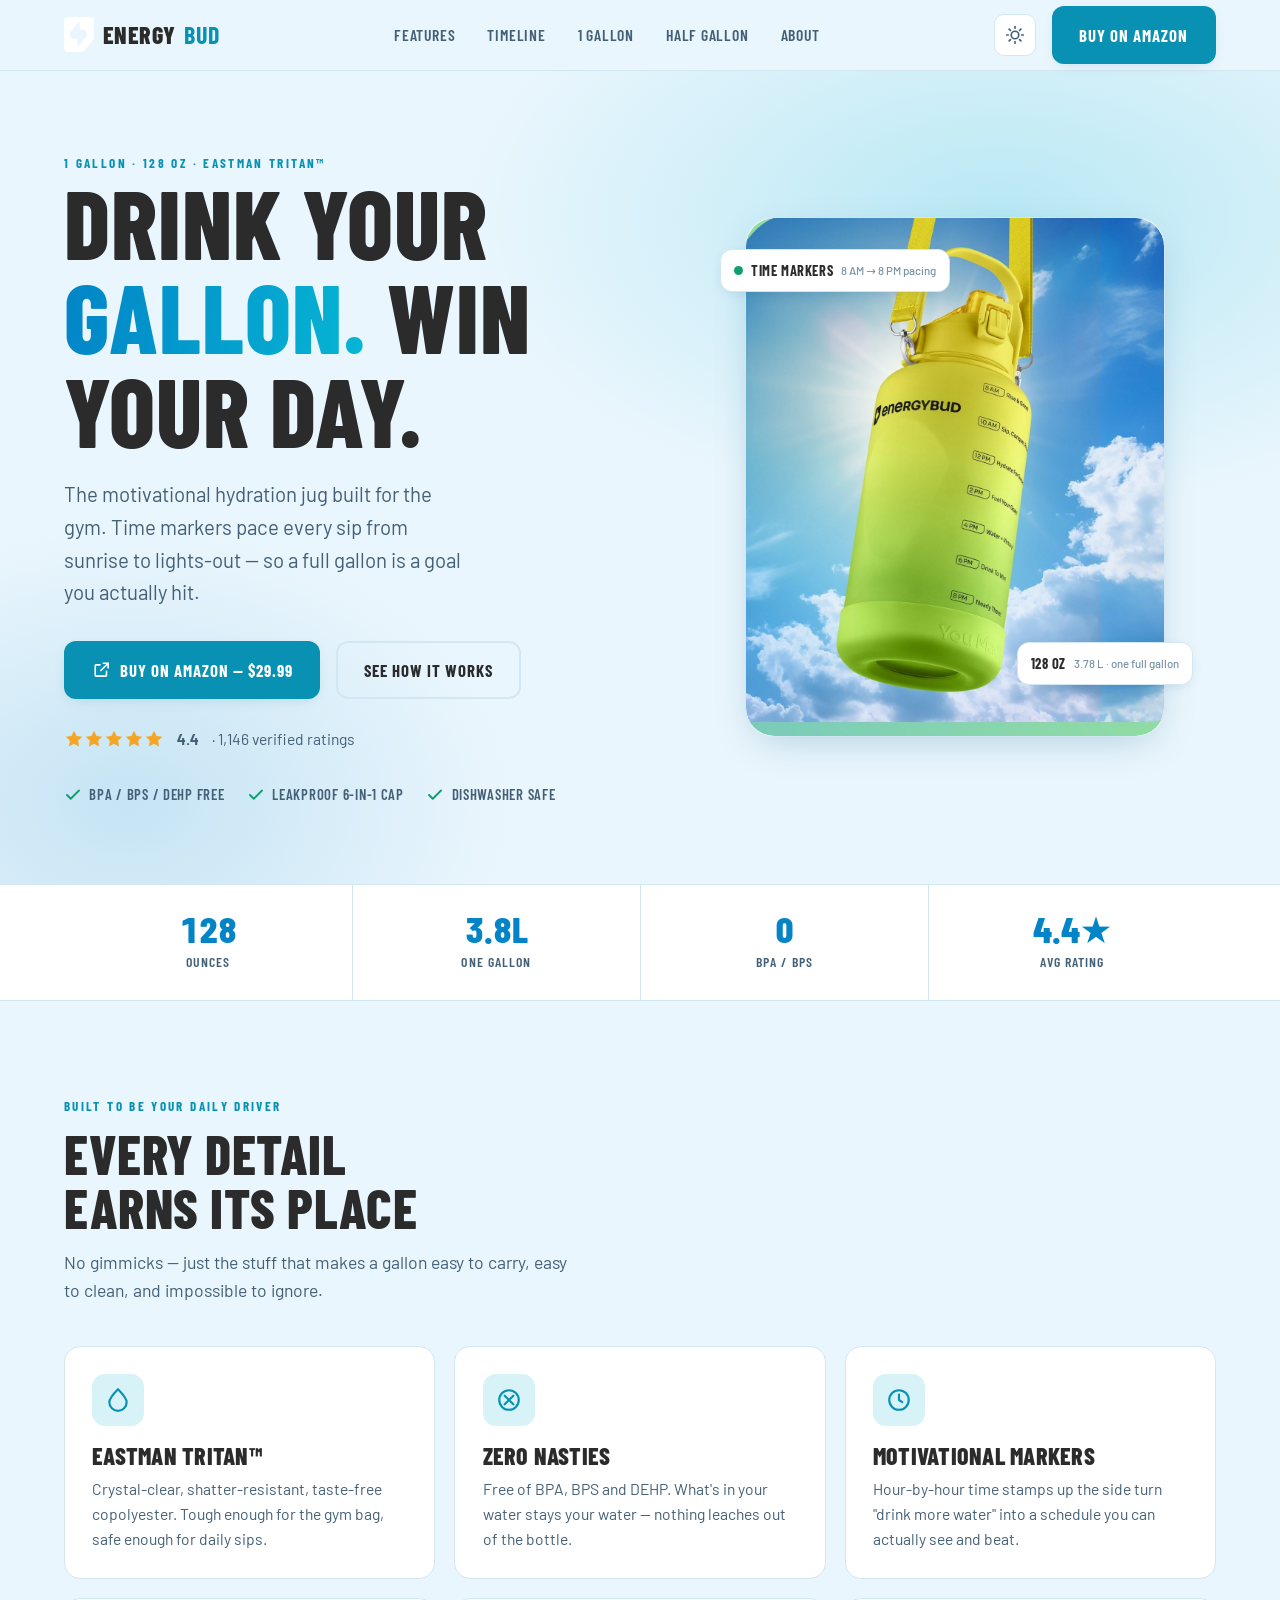
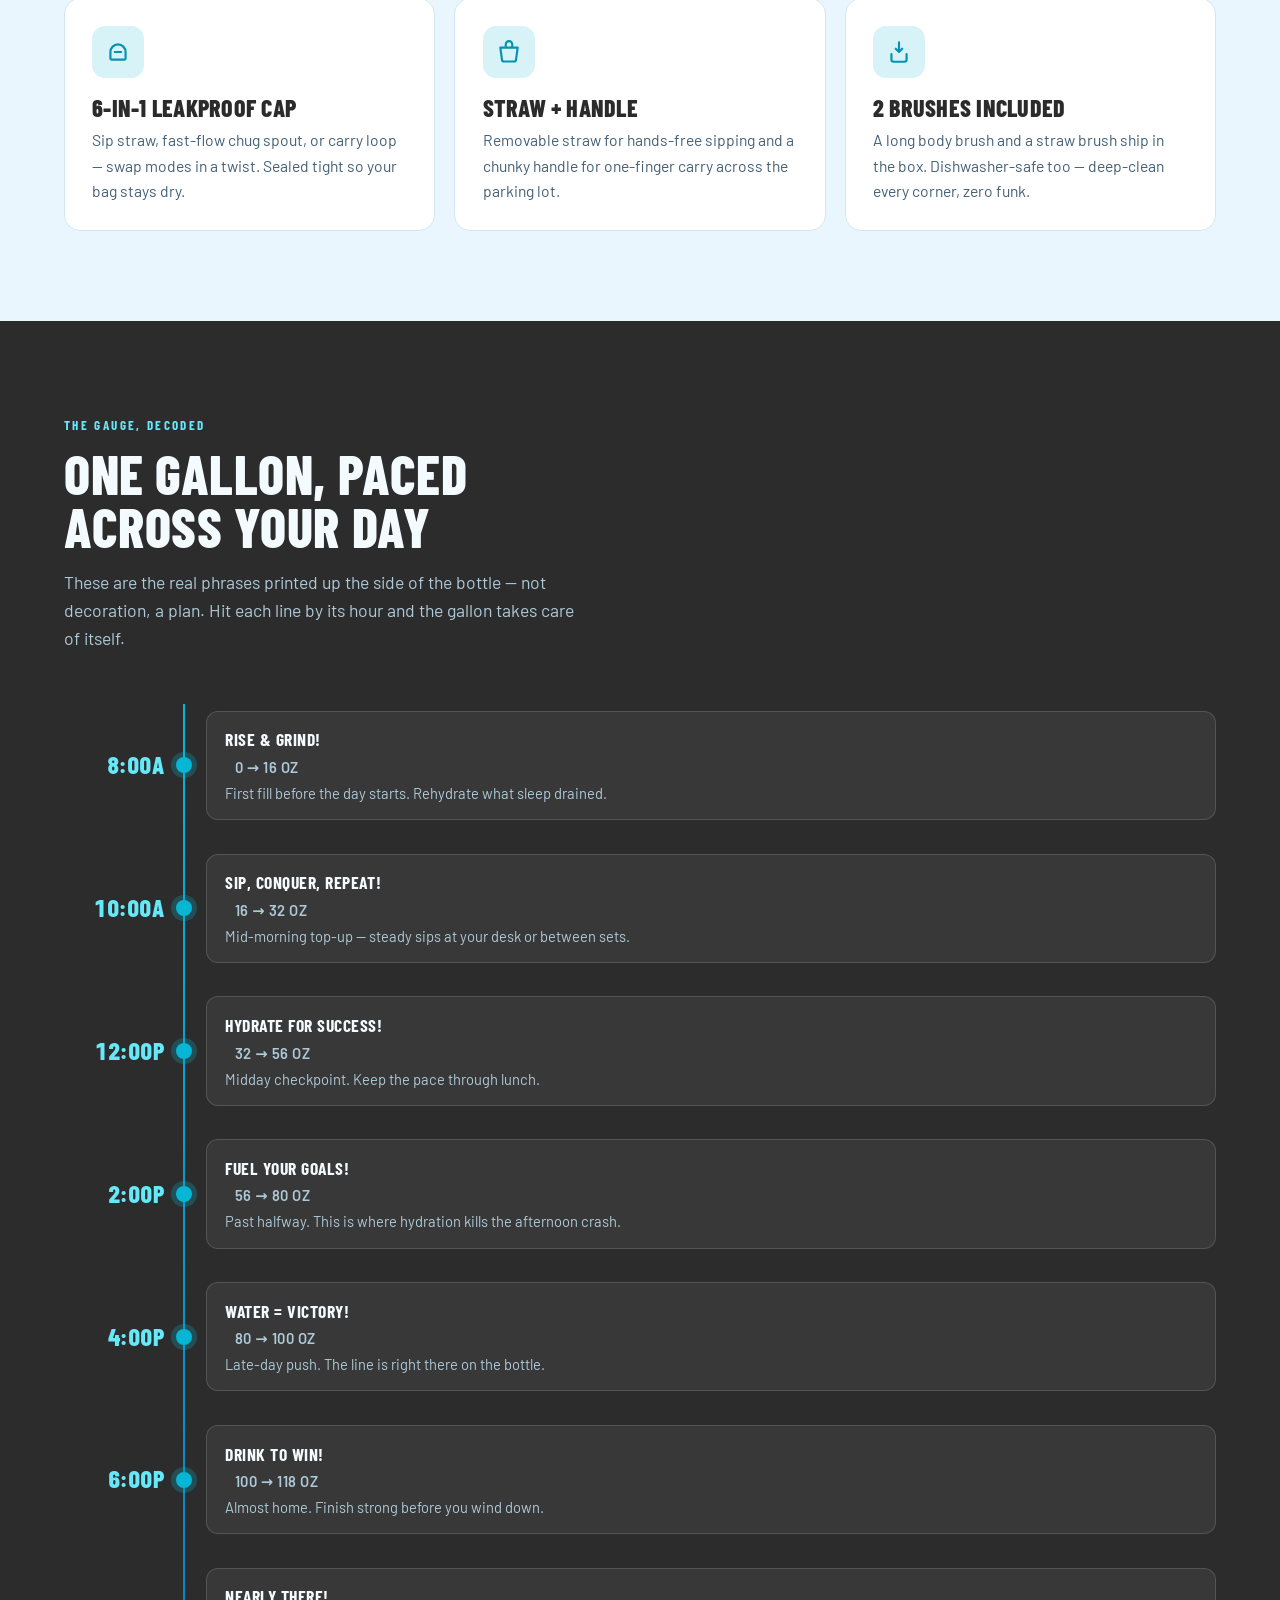
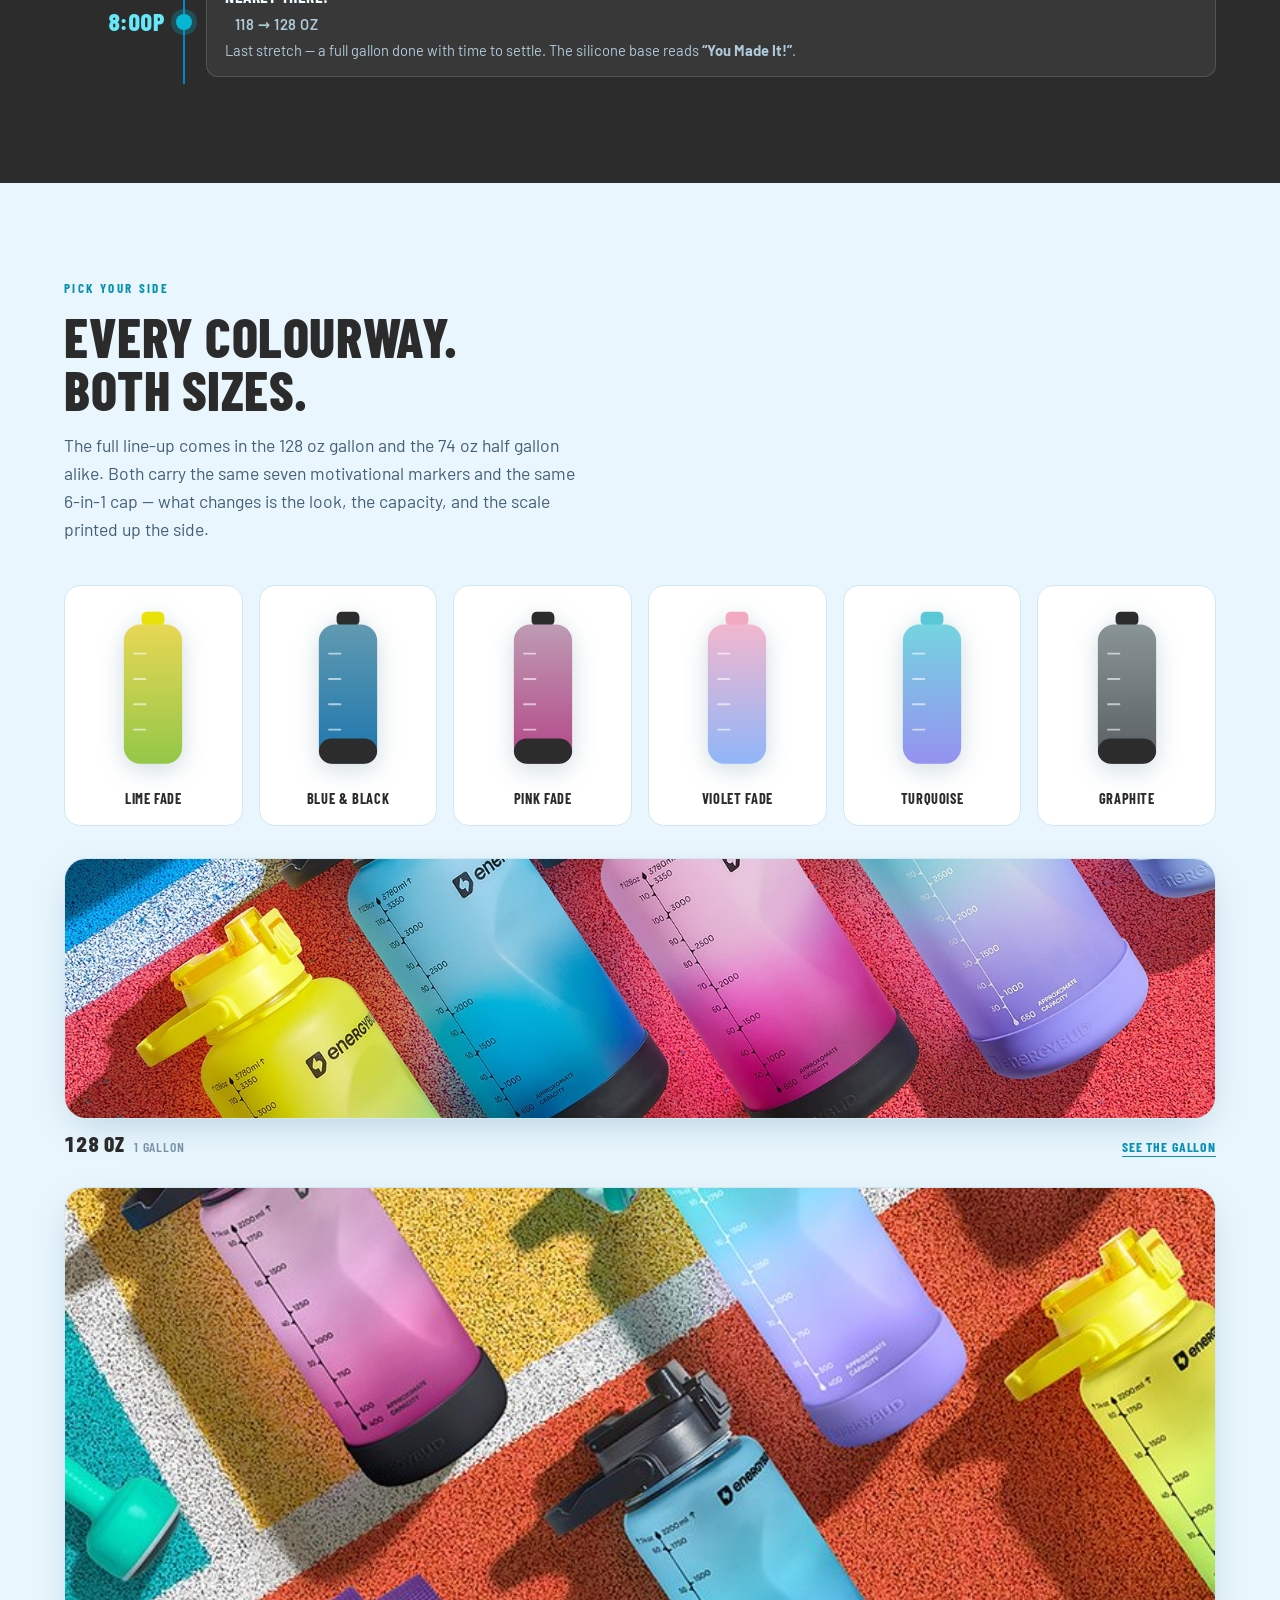
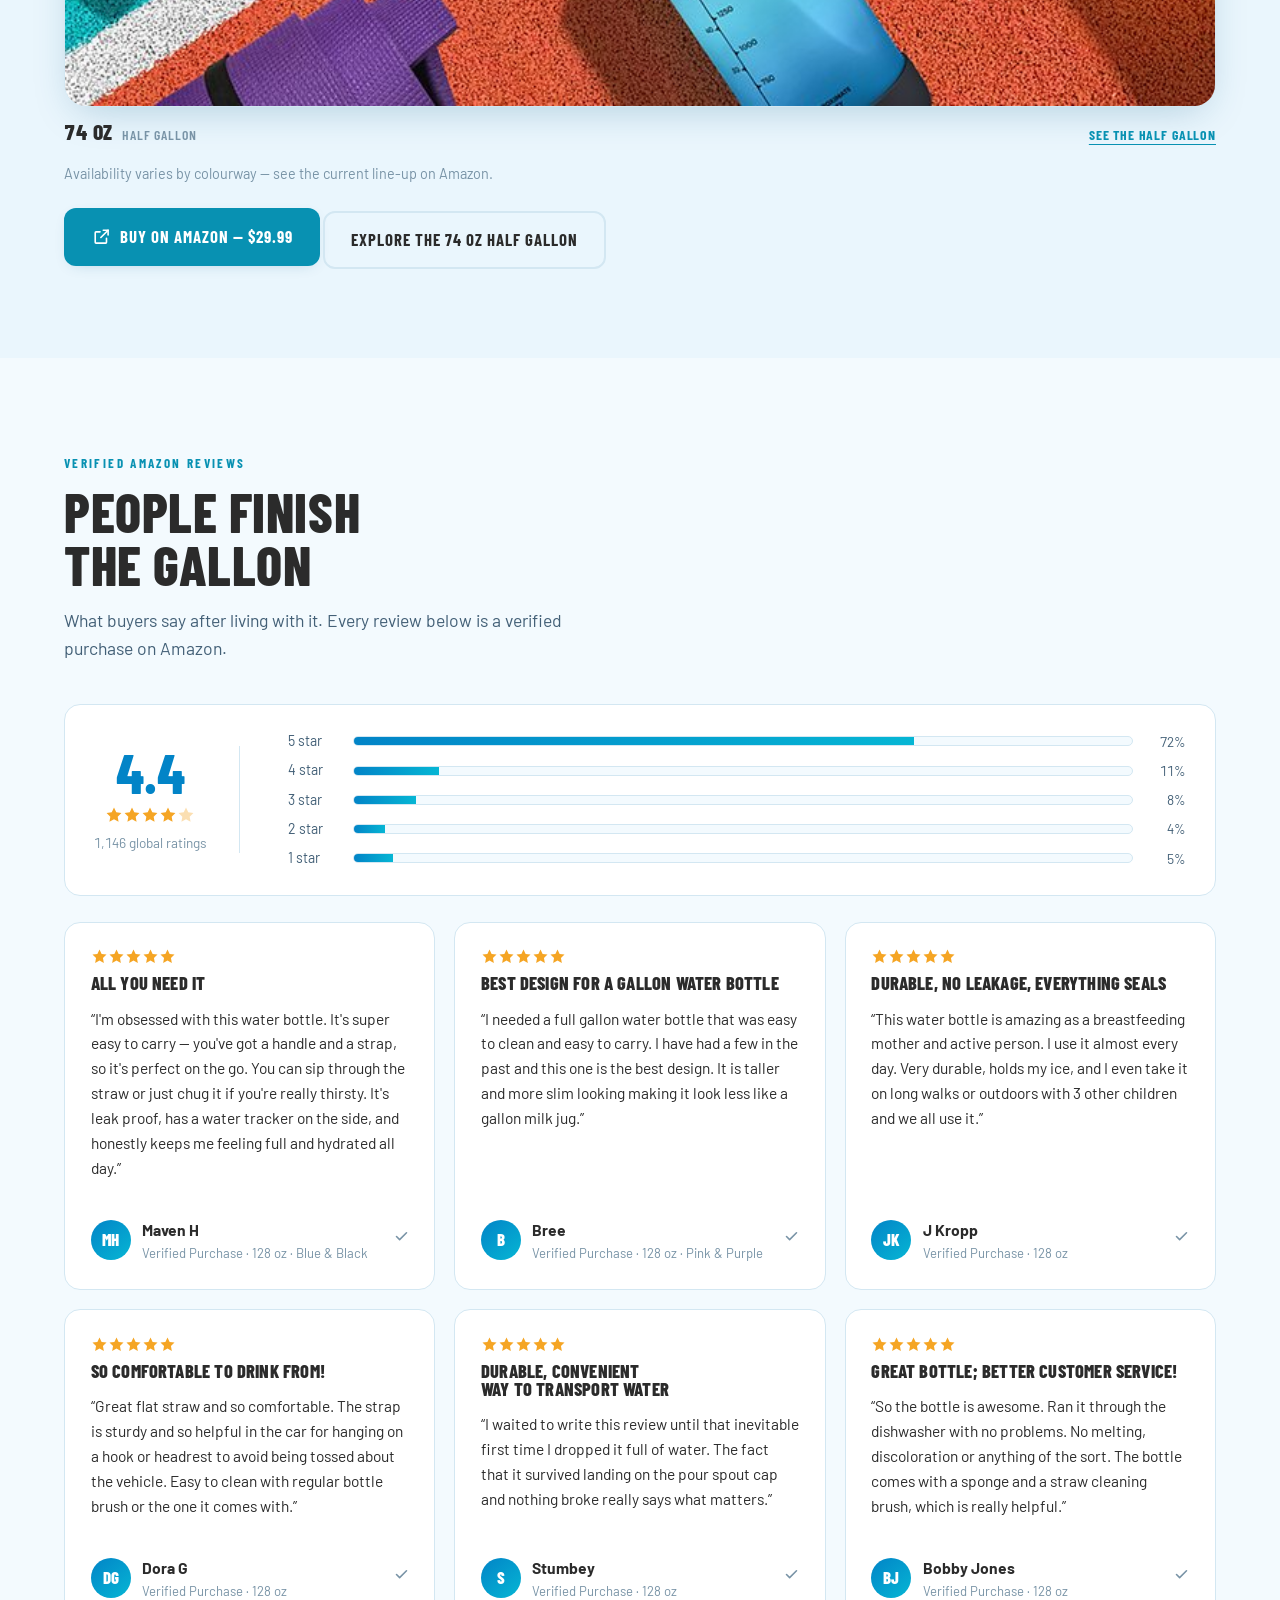
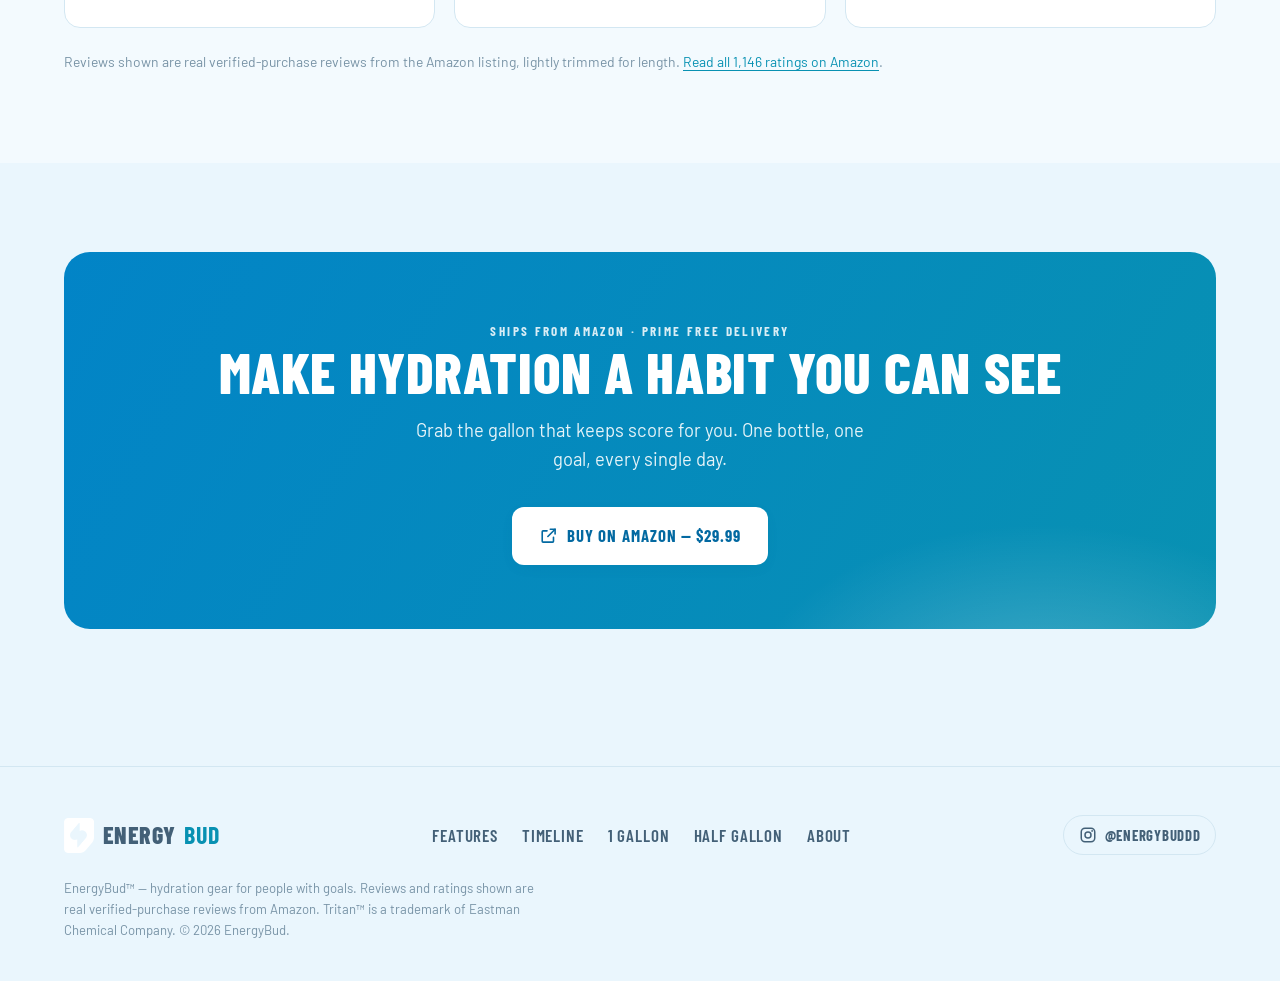
<file: sites/energybud/index.html>
<!doctype html>
<html lang="en">
<head>
<meta charset="utf-8">
<meta name="viewport" content="width=device-width, initial-scale=1">
<title>EnergyBud — Drink Your Gallon. Win Your Day.</title>
<meta name="description" content="The EnergyBud 1-gallon motivational water bottle. Eastman Tritan, BPA-free, with hourly time markers and motivational phrases that pace your hydration from 8AM to 8PM.">
<link rel="icon" href="data:image/svg+xml,%3Csvg xmlns='http://www.w3.org/2000/svg' viewBox='0 0 24 24'%3E%3Cpath d='M12 2.5C12 2.5 5 10 5 15a7 7 0 0 0 14 0c0-5-7-12.5-7-12.5Z' fill='%230284C7'/%3E%3C/svg%3E">
<link rel="canonical" href="https://energybuddd.com/">
<meta name="robots" content="index,follow">
<meta property="og:type" content="website">
<meta property="og:site_name" content="EnergyBud">
<meta property="og:title" content="EnergyBud — Drink Your Gallon. Win Your Day.">
<meta property="og:description" content="The EnergyBud 1-gallon motivational water bottle. Eastman Tritan, BPA-free, with hourly time markers that pace your hydration from 8AM to 8PM.">
<meta property="og:url" content="https://energybuddd.com/">
<meta property="og:image" content="https://energybuddd.com/assets/img/hero.jpg">
<meta name="twitter:card" content="summary_large_image">
<meta name="twitter:title" content="EnergyBud — Drink Your Gallon. Win Your Day.">
<meta name="twitter:description" content="The EnergyBud 1-gallon motivational water bottle. Eastman Tritan, BPA-free, with hourly time markers that pace your hydration from 8AM to 8PM.">
<meta name="twitter:image" content="https://energybuddd.com/assets/img/hero.jpg">
<meta name="theme-color" content="#0284C7">
<link rel="stylesheet" href="assets/fonts.css?v=5">
<link rel="stylesheet" href="assets/styles.css?v=5">
</head>
<body>

<header class="nav">
  <div class="wrap nav-in">
    <a class="brand" href="index.html" aria-label="EnergyBud home">
      <span class="logo-mark" role="img" aria-label="EnergyBud logo"></span>
      Energy<b>Bud</b>
    </a>
    <nav class="nav-links" aria-label="Primary">
      <a href="features.html">Features</a>
      <a href="#timeline">Timeline</a>
      <a href="product.html">1 Gallon</a>
      <a href="half-gallon.html">Half Gallon</a>
      <a href="about.html">About</a>
    </nav>
    <div class="nav-right">
      <button class="icon-btn" id="themeToggle" aria-label="Toggle dark mode" title="Toggle theme">
        <svg viewBox="0 0 24 24" fill="none" stroke="currentColor" stroke-width="2" stroke-linecap="round"><circle cx="12" cy="12" r="4.5"/><path d="M12 2v2M12 20v2M4 12H2M22 12h-2M5 5l1.5 1.5M17.5 17.5 19 19M19 5l-1.5 1.5M6.5 17.5 5 19"/></svg>
      </button>
      <a data-track="nav" class="btn btn-primary" href="https://www.amazon.com/dp/B085LL6253" target="_blank" rel="noopener">Buy on Amazon</a>
    </div>
  </div>
</header>

<main id="top">
<section class="hero">
  <div class="wrap hero-grid">
    <div>
      <span class="eyebrow">1 Gallon · 128 oz · Eastman Tritan™</span>
      <h1>Drink Your <span class="accent">Gallon.</span> Win Your Day.</h1>
      <p class="lede">The motivational hydration jug built for the gym. Time markers pace every sip from sunrise to lights-out — so a full gallon is a goal you actually hit.</p>
      <div class="hero-cta">
        <a data-track="hero" class="btn btn-primary" href="https://www.amazon.com/dp/B085LL6253" target="_blank" rel="noopener"><svg viewBox="0 0 24 24" fill="none" stroke="currentColor" stroke-width="2" stroke-linecap="round" stroke-linejoin="round" aria-hidden="true"><path d="M14 4h6v6"/><path d="M20 4 11 13"/><path d="M18 14v5a1 1 0 0 1-1 1H5a1 1 0 0 1-1-1V7a1 1 0 0 1 1-1h5"/></svg> Buy on Amazon — $29.99</a>
        <a class="btn btn-ghost" href="#timeline">See how it works</a>
      </div>
      <div class="rating-row">
        <span class="stars" aria-hidden="true">
          <svg viewBox="0 0 24 24" fill="currentColor"><path d="M12 2l3 6.3 6.9 1-5 4.9 1.2 6.8L12 17.8 5.9 21l1.2-6.8-5-4.9 6.9-1z"/></svg><svg viewBox="0 0 24 24" fill="currentColor"><path d="M12 2l3 6.3 6.9 1-5 4.9 1.2 6.8L12 17.8 5.9 21l1.2-6.8-5-4.9 6.9-1z"/></svg><svg viewBox="0 0 24 24" fill="currentColor"><path d="M12 2l3 6.3 6.9 1-5 4.9 1.2 6.8L12 17.8 5.9 21l1.2-6.8-5-4.9 6.9-1z"/></svg><svg viewBox="0 0 24 24" fill="currentColor"><path d="M12 2l3 6.3 6.9 1-5 4.9 1.2 6.8L12 17.8 5.9 21l1.2-6.8-5-4.9 6.9-1z"/></svg><svg viewBox="0 0 24 24" fill="currentColor"><path d="M12 2l3 6.3 6.9 1-5 4.9 1.2 6.8L12 17.8 5.9 21l1.2-6.8-5-4.9 6.9-1z"/></svg>
        </span>
        <strong class="tnum">4.4</strong> · 1,146 verified ratings
      </div>
      <div class="badges">
        <span><svg viewBox="0 0 24 24" fill="none" stroke="currentColor" stroke-width="2.5" stroke-linecap="round" stroke-linejoin="round"><path d="M20 6 9 17l-5-5"/></svg> BPA / BPS / DEHP free</span>
        <span><svg viewBox="0 0 24 24" fill="none" stroke="currentColor" stroke-width="2.5" stroke-linecap="round" stroke-linejoin="round"><path d="M20 6 9 17l-5-5"/></svg> Leakproof 6-in-1 cap</span>
        <span><svg viewBox="0 0 24 24" fill="none" stroke="currentColor" stroke-width="2.5" stroke-linecap="round" stroke-linejoin="round"><path d="M20 6 9 17l-5-5"/></svg> Dishwasher safe</span>
      </div>
    </div>
    <div class="stage">
      <div class="bottle-card">
        <div class="chip c1"><span class="dot"></span> Time markers<br><small>8 AM → 8 PM pacing</small></div>
        <div class="chip c2">128 oz<small>3.78 L · one full gallon</small></div>
        <div class="shot">
          <img class="shot-img" src="assets/img/hero.jpg" alt="EnergyBud 1 gallon water bottle in Blue &amp; Black with time markers" width="1150" height="1400" loading="eager" decoding="async">
          <svg viewBox="0 0 260 340" role="img" aria-label="EnergyBud one-gallon water bottle with hourly time markers and rising water level" class="floatb">
          <defs>
            <linearGradient id="water" x1="0" y1="0" x2="0" y2="1"><stop offset="0" stop-color="var(--water-top)"/><stop offset="1" stop-color="var(--water-bot)"/></linearGradient>
            <clipPath id="body"><path d="M70 70 h120 a26 26 0 0 1 26 26 v190 a26 26 0 0 1 -26 26 h-120 a26 26 0 0 1 -26 -26 v-190 a26 26 0 0 1 26 -26 z"/></clipPath>
          </defs>
          <rect x="104" y="20" width="52" height="26" rx="8" fill="var(--accent)"/>
          <rect x="112" y="8" width="18" height="20" rx="6" fill="var(--blue-700)"/>
          <rect x="150" y="30" width="8" height="250" rx="4" fill="color-mix(in srgb,var(--cyan) 60%, #fff)" opacity=".9"/>
          <path d="M70 70 h120 a26 26 0 0 1 26 26 v190 a26 26 0 0 1 -26 26 h-120 a26 26 0 0 1 -26 -26 v-190 a26 26 0 0 1 26 -26 z" fill="var(--surface-2)" stroke="var(--line)" stroke-width="3"/>
          <g clip-path="url(#body)"><g class="fill-rise"><path class="wave" d="M40 120 q30 -18 60 0 t60 0 t60 0 t60 0 V320 H40 Z" fill="url(#water)"/></g></g>
          <path d="M216 120 h16 a14 14 0 0 1 14 14 v40 a14 14 0 0 1 -14 14 h-16" fill="none" stroke="var(--line)" stroke-width="10" stroke-linecap="round"/>
          <g font-family="Barlow Condensed, sans-serif" font-weight="700" font-size="13" fill="var(--text-soft)" text-anchor="start">
            <g class="tick-pop" style="animation-delay:1.9s"><line x1="70" y1="110" x2="86" y2="110" stroke="var(--text-faint)" stroke-width="2"/><text x="90" y="114">8A · Rise</text></g>
            <g class="tick-pop" style="animation-delay:2.05s"><line x1="70" y1="160" x2="86" y2="160" stroke="var(--text-faint)" stroke-width="2"/><text x="90" y="164">12P · Success</text></g>
            <g class="tick-pop" style="animation-delay:2.2s"><line x1="70" y1="210" x2="86" y2="210" stroke="var(--text-faint)" stroke-width="2"/><text x="90" y="214">4P · Victory</text></g>
            <g class="tick-pop" style="animation-delay:2.35s"><line x1="70" y1="262" x2="86" y2="262" stroke="var(--text-faint)" stroke-width="2"/><text x="90" y="266">8P · Nearly!</text></g>
          </g>
        </svg>
        </div>
      </div>
    </div>
  </div>
</section>

<div class="stats">
  <div class="wrap stats-in">
    <div class="stat"><b class="tnum">128</b><span>Ounces</span></div>
    <div class="stat"><b class="tnum">3.8L</b><span>One Gallon</span></div>
    <div class="stat"><b class="tnum">0</b><span>BPA / BPS</span></div>
    <div class="stat"><b class="tnum">4.4★</b><span>Avg Rating</span></div>
  </div>
</div>

<section class="band" id="features">
  <div class="wrap">
    <div class="sec-head reveal">
      <span class="eyebrow">Built to be your daily driver</span>
      <h2>Every detail earns its place</h2>
      <p>No gimmicks — just the stuff that makes a gallon easy to carry, easy to clean, and impossible to ignore.</p>
    </div>
    <div class="features">
      <article class="fcard reveal"><div class="fico"><svg viewBox="0 0 24 24" fill="none" stroke="currentColor" stroke-width="2" stroke-linecap="round" stroke-linejoin="round"><path d="M12 22a8 8 0 0 0 8-8c0-3.5-3-7-8-12C7 7 4 10.5 4 14a8 8 0 0 0 8 8Z"/></svg></div><h3>Eastman Tritan™</h3><p>Crystal-clear, shatter-resistant, taste-free copolyester. Tough enough for the gym bag, safe enough for daily sips.</p></article>
      <article class="fcard reveal"><div class="fico"><svg viewBox="0 0 24 24" fill="none" stroke="currentColor" stroke-width="2" stroke-linecap="round" stroke-linejoin="round"><circle cx="12" cy="12" r="9"/><path d="m8 8 8 8M16 8 8 16"/></svg></div><h3>Zero Nasties</h3><p>Free of BPA, BPS and DEHP. What's in your water stays your water — nothing leaches out of the bottle.</p></article>
      <article class="fcard reveal"><div class="fico"><svg viewBox="0 0 24 24" fill="none" stroke="currentColor" stroke-width="2" stroke-linecap="round" stroke-linejoin="round"><path d="M12 7v5l3 2"/><circle cx="12" cy="12" r="9"/></svg></div><h3>Motivational Markers</h3><p>Hour-by-hour time stamps up the side turn "drink more water" into a schedule you can actually see and beat.</p></article>
      <article class="fcard reveal"><div class="fico"><svg viewBox="0 0 24 24" fill="none" stroke="currentColor" stroke-width="2" stroke-linecap="round" stroke-linejoin="round"><path d="M5 12a7 7 0 0 1 14 0v6a1 1 0 0 1-1 1H6a1 1 0 0 1-1-1z"/><path d="M9 12h6"/></svg></div><h3>6-in-1 Leakproof Cap</h3><p>Sip straw, fast-flow chug spout, or carry loop — swap modes in a twist. Sealed tight so your bag stays dry.</p></article>
      <article class="fcard reveal"><div class="fico"><svg viewBox="0 0 24 24" fill="none" stroke="currentColor" stroke-width="2" stroke-linecap="round" stroke-linejoin="round"><path d="M4 8h16M4 8l1.5 11a2 2 0 0 0 2 1.8h9a2 2 0 0 0 2-1.8L20 8M9 8V5a3 3 0 0 1 6 0v3"/></svg></div><h3>Straw + Handle</h3><p>Removable straw for hands-free sipping and a chunky handle for one-finger carry across the parking lot.</p></article>
      <article class="fcard reveal"><div class="fico"><svg viewBox="0 0 24 24" fill="none" stroke="currentColor" stroke-width="2" stroke-linecap="round" stroke-linejoin="round"><path d="M12 3v9m0 0 3-3m-3 3-3-3"/><path d="M5 14v5a2 2 0 0 0 2 2h10a2 2 0 0 0 2-2v-5"/></svg></div><h3>2 Brushes Included</h3><p>A long body brush and a straw brush ship in the box. Dishwasher-safe too — deep-clean every corner, zero funk.</p></article>
    </div>
  </div>
</section>

<section class="band timeline-band" id="timeline">
  <div class="wrap">
    <div class="sec-head reveal">
      <span class="eyebrow">The gauge, decoded</span>
      <h2>One gallon, paced across your day</h2>
      <p>These are the real phrases printed up the side of the bottle — not decoration, a plan. Hit each line by its hour and the gallon takes care of itself.</p>
    </div>
    <div class="tl" style="--railx:120px">
      <div class="tl-row reveal"><div class="tl-time tnum">8:00A</div><div class="tl-node"><div class="tl-card"><b>Rise &amp; Grind! <span class="tl-fill">0 → 16 oz</span></b><span>First fill before the day starts. Rehydrate what sleep drained.</span></div></div></div>
      <div class="tl-row reveal"><div class="tl-time tnum">10:00A</div><div class="tl-node"><div class="tl-card"><b>Sip, Conquer, Repeat! <span class="tl-fill">16 → 32 oz</span></b><span>Mid-morning top-up — steady sips at your desk or between sets.</span></div></div></div>
      <div class="tl-row reveal"><div class="tl-time tnum">12:00P</div><div class="tl-node"><div class="tl-card"><b>Hydrate For Success! <span class="tl-fill">32 → 56 oz</span></b><span>Midday checkpoint. Keep the pace through lunch.</span></div></div></div>
      <div class="tl-row reveal"><div class="tl-time tnum">2:00P</div><div class="tl-node"><div class="tl-card"><b>Fuel Your Goals! <span class="tl-fill">56 → 80 oz</span></b><span>Past halfway. This is where hydration kills the afternoon crash.</span></div></div></div>
      <div class="tl-row reveal"><div class="tl-time tnum">4:00P</div><div class="tl-node"><div class="tl-card"><b>Water = Victory! <span class="tl-fill">80 → 100 oz</span></b><span>Late-day push. The line is right there on the bottle.</span></div></div></div>
      <div class="tl-row reveal"><div class="tl-time tnum">6:00P</div><div class="tl-node"><div class="tl-card"><b>Drink To Win! <span class="tl-fill">100 → 118 oz</span></b><span>Almost home. Finish strong before you wind down.</span></div></div></div>
      <div class="tl-row reveal"><div class="tl-time tnum">8:00P</div><div class="tl-node"><div class="tl-card"><b>Nearly There! <span class="tl-fill">118 → 128 oz</span></b><span>Last stretch — a full gallon done with time to settle. The silicone base reads <strong>&ldquo;You Made It!&rdquo;</strong>.</span></div></div></div>
    </div>
  </div>
</section>

<section class="band" id="colors">
  <div class="wrap">
    <div class="sec-head reveal">
      <span class="eyebrow">Pick your side</span>
      <h2>Every colourway. Both sizes.</h2>
      <p>The full line-up comes in the 128 oz gallon and the 74 oz half gallon alike. Both carry the
        same seven motivational markers and the same 6-in-1 cap — what changes is the look, the
        capacity, and the scale printed up the side.</p>
    </div>

    <ul class="cw-grid reveal">
      <li class="cw">
        <svg viewBox="0 0 60 132" role="img" aria-label="Lime Fade colourway">
          <defs><linearGradient id="cw-lime" x1="0" y1="0" x2="0" y2="1">
            <stop offset="0" stop-color="#E7D755"/><stop offset="1" stop-color="#94C748"/>
          </linearGradient></defs>
          <rect x="21" y="3" width="18" height="11" rx="4" fill="#E8E20A"/>
          <rect x="7" y="13" width="46" height="110" rx="13" fill="url(#cw-lime)"/>
          <g stroke="rgba(255,255,255,.6)" stroke-width="1.5" stroke-linecap="round">
            <line x1="15" y1="36" x2="24" y2="36"/><line x1="15" y1="56" x2="24" y2="56"/>
            <line x1="15" y1="76" x2="24" y2="76"/><line x1="15" y1="96" x2="24" y2="96"/>
          </g>
        </svg>
        <b>Lime Fade</b>
      </li>
      <li class="cw">
        <svg viewBox="0 0 60 132" role="img" aria-label="Blue &amp; Black colourway">
          <defs><linearGradient id="cw-blue" x1="0" y1="0" x2="0" y2="1">
            <stop offset="0" stop-color="#619AB1"/><stop offset="1" stop-color="#1B75AD"/>
          </linearGradient></defs>
          <rect x="21" y="3" width="18" height="11" rx="4" fill="#2C2C2C"/>
          <rect x="7" y="13" width="46" height="110" rx="13" fill="url(#cw-blue)"/>
          <rect x="7" y="103" width="46" height="20" rx="10" fill="#2C2C2C"/>
          <g stroke="rgba(255,255,255,.6)" stroke-width="1.5" stroke-linecap="round">
            <line x1="15" y1="36" x2="24" y2="36"/><line x1="15" y1="56" x2="24" y2="56"/>
            <line x1="15" y1="76" x2="24" y2="76"/><line x1="15" y1="96" x2="24" y2="96"/>
          </g>
        </svg>
        <b>Blue &amp; Black</b>
      </li>
      <li class="cw">
        <svg viewBox="0 0 60 132" role="img" aria-label="Pink Fade colourway">
          <defs><linearGradient id="cw-pink" x1="0" y1="0" x2="0" y2="1">
            <stop offset="0" stop-color="#BE9BB3"/><stop offset="1" stop-color="#B44588"/>
          </linearGradient></defs>
          <rect x="21" y="3" width="18" height="11" rx="4" fill="#2C2C2C"/>
          <rect x="7" y="13" width="46" height="110" rx="13" fill="url(#cw-pink)"/>
          <rect x="7" y="103" width="46" height="20" rx="10" fill="#2C2C2C"/>
          <g stroke="rgba(255,255,255,.6)" stroke-width="1.5" stroke-linecap="round">
            <line x1="15" y1="36" x2="24" y2="36"/><line x1="15" y1="56" x2="24" y2="56"/>
            <line x1="15" y1="76" x2="24" y2="76"/><line x1="15" y1="96" x2="24" y2="96"/>
          </g>
        </svg>
        <b>Pink Fade</b>
      </li>
      <li class="cw">
        <svg viewBox="0 0 60 132" role="img" aria-label="Violet Fade colourway">
          <defs><linearGradient id="cw-violet" x1="0" y1="0" x2="0" y2="1">
            <stop offset="0" stop-color="#F2B7CE"/><stop offset="1" stop-color="#90B6F9"/>
          </linearGradient></defs>
          <rect x="21" y="3" width="18" height="11" rx="4" fill="#F2A9C2"/>
          <rect x="7" y="13" width="46" height="110" rx="13" fill="url(#cw-violet)"/>
          <g stroke="rgba(255,255,255,.6)" stroke-width="1.5" stroke-linecap="round">
            <line x1="15" y1="36" x2="24" y2="36"/><line x1="15" y1="56" x2="24" y2="56"/>
            <line x1="15" y1="76" x2="24" y2="76"/><line x1="15" y1="96" x2="24" y2="96"/>
          </g>
        </svg>
        <b>Violet Fade</b>
      </li>
      <li class="cw">
        <svg viewBox="0 0 60 132" role="img" aria-label="Turquoise colourway">
          <defs><linearGradient id="cw-turq" x1="0" y1="0" x2="0" y2="1">
            <stop offset="0" stop-color="#75D4E0"/><stop offset="1" stop-color="#9591F0"/>
          </linearGradient></defs>
          <rect x="21" y="3" width="18" height="11" rx="4" fill="#5BC8D8"/>
          <rect x="7" y="13" width="46" height="110" rx="13" fill="url(#cw-turq)"/>
          <g stroke="rgba(255,255,255,.6)" stroke-width="1.5" stroke-linecap="round">
            <line x1="15" y1="36" x2="24" y2="36"/><line x1="15" y1="56" x2="24" y2="56"/>
            <line x1="15" y1="76" x2="24" y2="76"/><line x1="15" y1="96" x2="24" y2="96"/>
          </g>
        </svg>
        <b>Turquoise</b>
      </li>
      <li class="cw">
        <svg viewBox="0 0 60 132" role="img" aria-label="Graphite colourway">
          <defs><linearGradient id="cw-graph" x1="0" y1="0" x2="0" y2="1">
            <stop offset="0" stop-color="#899497"/><stop offset="1" stop-color="#595E61"/>
          </linearGradient></defs>
          <rect x="21" y="3" width="18" height="11" rx="4" fill="#2C2C2C"/>
          <rect x="7" y="13" width="46" height="110" rx="13" fill="url(#cw-graph)"/>
          <rect x="7" y="103" width="46" height="20" rx="10" fill="#2C2C2C"/>
          <g stroke="rgba(255,255,255,.6)" stroke-width="1.5" stroke-linecap="round">
            <line x1="15" y1="36" x2="24" y2="36"/><line x1="15" y1="56" x2="24" y2="56"/>
            <line x1="15" y1="76" x2="24" y2="76"/><line x1="15" y1="96" x2="24" y2="96"/>
          </g>
        </svg>
        <b>Graphite</b>
      </li>
    </ul>

    <!-- The same line-up, photographed at each size -->
    <div class="cw-sizerow">
      <figure class="cw-size reveal">
        <div class="cw-photo">
          <img src="assets/img/colors.jpg" alt="EnergyBud 1 gallon bottles in lime, blue, pink and violet laid out on a running track"
               width="1464" height="330" loading="lazy" decoding="async">
        </div>
        <figcaption>
          <b class="tnum">128 oz</b> <span>1 gallon</span>
          <a href="product.html">See the gallon</a>
        </figcaption>
      </figure>
      <figure class="cw-size reveal">
        <div class="cw-photo">
          <img src="assets/img/hg-colors.jpg" alt="EnergyBud half gallon bottles in pink, violet, lime and blue laid out on the same running track"
               width="800" height="360" loading="lazy" decoding="async">
        </div>
        <figcaption>
          <b class="tnum">74 oz</b> <span>half gallon</span>
          <a href="half-gallon.html">See the half gallon</a>
        </figcaption>
      </figure>
    </div>

    <p class="cw-note reveal">Availability varies by colourway — see the current line-up on Amazon.</p>
    <div class="cw-cta reveal">
      <a data-track="colorways" class="btn btn-primary" href="https://www.amazon.com/dp/B085LL6253" target="_blank" rel="noopener"><svg viewBox="0 0 24 24" fill="none" stroke="currentColor" stroke-width="2" stroke-linecap="round" stroke-linejoin="round" aria-hidden="true"><path d="M14 4h6v6"/><path d="M20 4 11 13"/><path d="M18 14v5a1 1 0 0 1-1 1H5a1 1 0 0 1-1-1V7a1 1 0 0 1 1-1h5"/></svg> Buy on Amazon — $29.99</a>
      <a class="btn btn-ghost" href="half-gallon.html">Explore the 74 oz half gallon</a>
    </div>
  </div>
</section>

<section class="band" id="reviews" style="background:var(--surface-2)">
  <div class="wrap">
    <div class="sec-head reveal">
      <span class="eyebrow">Verified Amazon reviews</span>
      <h2>People finish the gallon</h2>
      <p>What buyers say after living with it. Every review below is a verified purchase on Amazon.</p>
    </div>

    <div class="rating-summary reveal">
      <div class="rs-score">
        <b class="tnum">4.4</b>
        <span class="stars" aria-hidden="true"><svg viewBox="0 0 24 24" fill="currentColor"><path d="M12 2l3 6.3 6.9 1-5 4.9 1.2 6.8L12 17.8 5.9 21l1.2-6.8-5-4.9 6.9-1z"/></svg><svg viewBox="0 0 24 24" fill="currentColor"><path d="M12 2l3 6.3 6.9 1-5 4.9 1.2 6.8L12 17.8 5.9 21l1.2-6.8-5-4.9 6.9-1z"/></svg><svg viewBox="0 0 24 24" fill="currentColor"><path d="M12 2l3 6.3 6.9 1-5 4.9 1.2 6.8L12 17.8 5.9 21l1.2-6.8-5-4.9 6.9-1z"/></svg><svg viewBox="0 0 24 24" fill="currentColor"><path d="M12 2l3 6.3 6.9 1-5 4.9 1.2 6.8L12 17.8 5.9 21l1.2-6.8-5-4.9 6.9-1z"/></svg><svg viewBox="0 0 24 24" fill="currentColor" opacity=".35"><path d="M12 2l3 6.3 6.9 1-5 4.9 1.2 6.8L12 17.8 5.9 21l1.2-6.8-5-4.9 6.9-1z"/></svg></span>
        <small class="tnum">1,146 global ratings</small>
      </div>
      <dl class="rs-bars">
        <div><dt>5 star</dt><dd><span class="bar"><i style="width:72%"></i></span><em class="tnum">72%</em></dd></div>
        <div><dt>4 star</dt><dd><span class="bar"><i style="width:11%"></i></span><em class="tnum">11%</em></dd></div>
        <div><dt>3 star</dt><dd><span class="bar"><i style="width:8%"></i></span><em class="tnum">8%</em></dd></div>
        <div><dt>2 star</dt><dd><span class="bar"><i style="width:4%"></i></span><em class="tnum">4%</em></dd></div>
        <div><dt>1 star</dt><dd><span class="bar"><i style="width:5%"></i></span><em class="tnum">5%</em></dd></div>
      </dl>
    </div>

    <div class="reviews">
      <article class="rcard reveal">
        <span class="stars" aria-label="5 out of 5 stars"><svg viewBox="0 0 24 24" fill="currentColor"><path d="M12 2l3 6.3 6.9 1-5 4.9 1.2 6.8L12 17.8 5.9 21l1.2-6.8-5-4.9 6.9-1z"/></svg><svg viewBox="0 0 24 24" fill="currentColor"><path d="M12 2l3 6.3 6.9 1-5 4.9 1.2 6.8L12 17.8 5.9 21l1.2-6.8-5-4.9 6.9-1z"/></svg><svg viewBox="0 0 24 24" fill="currentColor"><path d="M12 2l3 6.3 6.9 1-5 4.9 1.2 6.8L12 17.8 5.9 21l1.2-6.8-5-4.9 6.9-1z"/></svg><svg viewBox="0 0 24 24" fill="currentColor"><path d="M12 2l3 6.3 6.9 1-5 4.9 1.2 6.8L12 17.8 5.9 21l1.2-6.8-5-4.9 6.9-1z"/></svg><svg viewBox="0 0 24 24" fill="currentColor"><path d="M12 2l3 6.3 6.9 1-5 4.9 1.2 6.8L12 17.8 5.9 21l1.2-6.8-5-4.9 6.9-1z"/></svg></span>
        <h3 class="rtitle">All you need it</h3>
        <p>&ldquo;I'm obsessed with this water bottle. It's super easy to carry — you've got a handle and a strap, so it's perfect on the go. You can sip through the straw or just chug it if you're really thirsty. It's leak proof, has a water tracker on the side, and honestly keeps me feeling full and hydrated all day.&rdquo;</p>
        <div class="rperson"><div class="avatar">MH</div><div><b>Maven H</b><span>Verified Purchase · 128 oz · Blue &amp; Black</span></div><span class="verified" title="Verified Purchase"><svg viewBox="0 0 24 24" fill="none" stroke="currentColor" stroke-width="2.5" stroke-linecap="round" stroke-linejoin="round"><path d="M20 6 9 17l-5-5"/></svg></span></div>
      </article>
      <article class="rcard reveal">
        <span class="stars" aria-label="5 out of 5 stars"><svg viewBox="0 0 24 24" fill="currentColor"><path d="M12 2l3 6.3 6.9 1-5 4.9 1.2 6.8L12 17.8 5.9 21l1.2-6.8-5-4.9 6.9-1z"/></svg><svg viewBox="0 0 24 24" fill="currentColor"><path d="M12 2l3 6.3 6.9 1-5 4.9 1.2 6.8L12 17.8 5.9 21l1.2-6.8-5-4.9 6.9-1z"/></svg><svg viewBox="0 0 24 24" fill="currentColor"><path d="M12 2l3 6.3 6.9 1-5 4.9 1.2 6.8L12 17.8 5.9 21l1.2-6.8-5-4.9 6.9-1z"/></svg><svg viewBox="0 0 24 24" fill="currentColor"><path d="M12 2l3 6.3 6.9 1-5 4.9 1.2 6.8L12 17.8 5.9 21l1.2-6.8-5-4.9 6.9-1z"/></svg><svg viewBox="0 0 24 24" fill="currentColor"><path d="M12 2l3 6.3 6.9 1-5 4.9 1.2 6.8L12 17.8 5.9 21l1.2-6.8-5-4.9 6.9-1z"/></svg></span>
        <h3 class="rtitle">Best design for a gallon water bottle</h3>
        <p>&ldquo;I needed a full gallon water bottle that was easy to clean and easy to carry. I have had a few in the past and this one is the best design. It is taller and more slim looking making it look less like a gallon milk jug.&rdquo;</p>
        <div class="rperson"><div class="avatar">B</div><div><b>Bree</b><span>Verified Purchase · 128 oz · Pink &amp; Purple</span></div><span class="verified" title="Verified Purchase"><svg viewBox="0 0 24 24" fill="none" stroke="currentColor" stroke-width="2.5" stroke-linecap="round" stroke-linejoin="round"><path d="M20 6 9 17l-5-5"/></svg></span></div>
      </article>
      <article class="rcard reveal">
        <span class="stars" aria-label="5 out of 5 stars"><svg viewBox="0 0 24 24" fill="currentColor"><path d="M12 2l3 6.3 6.9 1-5 4.9 1.2 6.8L12 17.8 5.9 21l1.2-6.8-5-4.9 6.9-1z"/></svg><svg viewBox="0 0 24 24" fill="currentColor"><path d="M12 2l3 6.3 6.9 1-5 4.9 1.2 6.8L12 17.8 5.9 21l1.2-6.8-5-4.9 6.9-1z"/></svg><svg viewBox="0 0 24 24" fill="currentColor"><path d="M12 2l3 6.3 6.9 1-5 4.9 1.2 6.8L12 17.8 5.9 21l1.2-6.8-5-4.9 6.9-1z"/></svg><svg viewBox="0 0 24 24" fill="currentColor"><path d="M12 2l3 6.3 6.9 1-5 4.9 1.2 6.8L12 17.8 5.9 21l1.2-6.8-5-4.9 6.9-1z"/></svg><svg viewBox="0 0 24 24" fill="currentColor"><path d="M12 2l3 6.3 6.9 1-5 4.9 1.2 6.8L12 17.8 5.9 21l1.2-6.8-5-4.9 6.9-1z"/></svg></span>
        <h3 class="rtitle">Durable, no leakage, everything seals</h3>
        <p>&ldquo;This water bottle is amazing as a breastfeeding mother and active person. I use it almost every day. Very durable, holds my ice, and I even take it on long walks or outdoors with 3 other children and we all use it.&rdquo;</p>
        <div class="rperson"><div class="avatar">JK</div><div><b>J Kropp</b><span>Verified Purchase · 128 oz</span></div><span class="verified" title="Verified Purchase"><svg viewBox="0 0 24 24" fill="none" stroke="currentColor" stroke-width="2.5" stroke-linecap="round" stroke-linejoin="round"><path d="M20 6 9 17l-5-5"/></svg></span></div>
      </article>
      <article class="rcard reveal">
        <span class="stars" aria-label="5 out of 5 stars"><svg viewBox="0 0 24 24" fill="currentColor"><path d="M12 2l3 6.3 6.9 1-5 4.9 1.2 6.8L12 17.8 5.9 21l1.2-6.8-5-4.9 6.9-1z"/></svg><svg viewBox="0 0 24 24" fill="currentColor"><path d="M12 2l3 6.3 6.9 1-5 4.9 1.2 6.8L12 17.8 5.9 21l1.2-6.8-5-4.9 6.9-1z"/></svg><svg viewBox="0 0 24 24" fill="currentColor"><path d="M12 2l3 6.3 6.9 1-5 4.9 1.2 6.8L12 17.8 5.9 21l1.2-6.8-5-4.9 6.9-1z"/></svg><svg viewBox="0 0 24 24" fill="currentColor"><path d="M12 2l3 6.3 6.9 1-5 4.9 1.2 6.8L12 17.8 5.9 21l1.2-6.8-5-4.9 6.9-1z"/></svg><svg viewBox="0 0 24 24" fill="currentColor"><path d="M12 2l3 6.3 6.9 1-5 4.9 1.2 6.8L12 17.8 5.9 21l1.2-6.8-5-4.9 6.9-1z"/></svg></span>
        <h3 class="rtitle">So comfortable to drink from!</h3>
        <p>&ldquo;Great flat straw and so comfortable. The strap is sturdy and so helpful in the car for hanging on a hook or headrest to avoid being tossed about the vehicle. Easy to clean with regular bottle brush or the one it comes with.&rdquo;</p>
        <div class="rperson"><div class="avatar">DG</div><div><b>Dora G</b><span>Verified Purchase · 128 oz</span></div><span class="verified" title="Verified Purchase"><svg viewBox="0 0 24 24" fill="none" stroke="currentColor" stroke-width="2.5" stroke-linecap="round" stroke-linejoin="round"><path d="M20 6 9 17l-5-5"/></svg></span></div>
      </article>
      <article class="rcard reveal">
        <span class="stars" aria-label="5 out of 5 stars"><svg viewBox="0 0 24 24" fill="currentColor"><path d="M12 2l3 6.3 6.9 1-5 4.9 1.2 6.8L12 17.8 5.9 21l1.2-6.8-5-4.9 6.9-1z"/></svg><svg viewBox="0 0 24 24" fill="currentColor"><path d="M12 2l3 6.3 6.9 1-5 4.9 1.2 6.8L12 17.8 5.9 21l1.2-6.8-5-4.9 6.9-1z"/></svg><svg viewBox="0 0 24 24" fill="currentColor"><path d="M12 2l3 6.3 6.9 1-5 4.9 1.2 6.8L12 17.8 5.9 21l1.2-6.8-5-4.9 6.9-1z"/></svg><svg viewBox="0 0 24 24" fill="currentColor"><path d="M12 2l3 6.3 6.9 1-5 4.9 1.2 6.8L12 17.8 5.9 21l1.2-6.8-5-4.9 6.9-1z"/></svg><svg viewBox="0 0 24 24" fill="currentColor"><path d="M12 2l3 6.3 6.9 1-5 4.9 1.2 6.8L12 17.8 5.9 21l1.2-6.8-5-4.9 6.9-1z"/></svg></span>
        <h3 class="rtitle">Durable, convenient way to transport water</h3>
        <p>&ldquo;I waited to write this review until that inevitable first time I dropped it full of water. The fact that it survived landing on the pour spout cap and nothing broke really says what matters.&rdquo;</p>
        <div class="rperson"><div class="avatar">S</div><div><b>Stumbey</b><span>Verified Purchase · 128 oz</span></div><span class="verified" title="Verified Purchase"><svg viewBox="0 0 24 24" fill="none" stroke="currentColor" stroke-width="2.5" stroke-linecap="round" stroke-linejoin="round"><path d="M20 6 9 17l-5-5"/></svg></span></div>
      </article>
      <article class="rcard reveal">
        <span class="stars" aria-label="5 out of 5 stars"><svg viewBox="0 0 24 24" fill="currentColor"><path d="M12 2l3 6.3 6.9 1-5 4.9 1.2 6.8L12 17.8 5.9 21l1.2-6.8-5-4.9 6.9-1z"/></svg><svg viewBox="0 0 24 24" fill="currentColor"><path d="M12 2l3 6.3 6.9 1-5 4.9 1.2 6.8L12 17.8 5.9 21l1.2-6.8-5-4.9 6.9-1z"/></svg><svg viewBox="0 0 24 24" fill="currentColor"><path d="M12 2l3 6.3 6.9 1-5 4.9 1.2 6.8L12 17.8 5.9 21l1.2-6.8-5-4.9 6.9-1z"/></svg><svg viewBox="0 0 24 24" fill="currentColor"><path d="M12 2l3 6.3 6.9 1-5 4.9 1.2 6.8L12 17.8 5.9 21l1.2-6.8-5-4.9 6.9-1z"/></svg><svg viewBox="0 0 24 24" fill="currentColor"><path d="M12 2l3 6.3 6.9 1-5 4.9 1.2 6.8L12 17.8 5.9 21l1.2-6.8-5-4.9 6.9-1z"/></svg></span>
        <h3 class="rtitle">Great bottle; better customer service!</h3>
        <p>&ldquo;So the bottle is awesome. Ran it through the dishwasher with no problems. No melting, discoloration or anything of the sort. The bottle comes with a sponge and a straw cleaning brush, which is really helpful.&rdquo;</p>
        <div class="rperson"><div class="avatar">BJ</div><div><b>Bobby Jones</b><span>Verified Purchase · 128 oz</span></div><span class="verified" title="Verified Purchase"><svg viewBox="0 0 24 24" fill="none" stroke="currentColor" stroke-width="2.5" stroke-linecap="round" stroke-linejoin="round"><path d="M20 6 9 17l-5-5"/></svg></span></div>
      </article>
    </div>
    <p class="reviews-note">Reviews shown are real verified-purchase reviews from the Amazon listing, lightly trimmed for length. <a href="https://www.amazon.com/dp/B085LL6253" data-track="reviews-all" target="_blank" rel="noopener">Read all 1,146 ratings on Amazon</a>.</p>
  </div>
</section>

<section class="band">
  <div class="wrap">
    <div class="cta-band reveal">
      <span class="eyebrow" style="color:rgba(255,255,255,.85)">Ships from Amazon · Prime free delivery</span>
      <h2>Make hydration a habit you can see</h2>
      <p>Grab the gallon that keeps score for you. One bottle, one goal, every single day.</p>
      <a data-track="colorways" class="btn btn-primary" href="https://www.amazon.com/dp/B085LL6253" target="_blank" rel="noopener"><svg viewBox="0 0 24 24" fill="none" stroke="currentColor" stroke-width="2" stroke-linecap="round" stroke-linejoin="round" aria-hidden="true"><path d="M14 4h6v6"/><path d="M20 4 11 13"/><path d="M18 14v5a1 1 0 0 1-1 1H5a1 1 0 0 1-1-1V7a1 1 0 0 1 1-1h5"/></svg> Buy on Amazon — $29.99</a>
    </div>
  </div>
</section>
</main>

<footer>
  <div class="wrap">
    <div class="foot-in">
      <a class="brand" href="index.html"><span class="logo-mark" role="img" aria-label="EnergyBud logo"></span>Energy<b>Bud</b></a>
      <nav class="foot-links" aria-label="Footer"><a href="features.html">Features</a><a href="#timeline">Timeline</a><a href="product.html">1 Gallon</a><a href="half-gallon.html">Half Gallon</a><a href="about.html">About</a></nav>
      <a class="social" href="https://www.instagram.com/energybuddd/" target="_blank" rel="noopener" aria-label="EnergyBud on Instagram"><svg viewBox="0 0 24 24" fill="none" stroke="currentColor" stroke-width="2" stroke-linecap="round" stroke-linejoin="round" aria-hidden="true"><rect x="3" y="3" width="18" height="18" rx="5"/><circle cx="12" cy="12" r="4"/><circle cx="17.5" cy="6.5" r="1.2" fill="currentColor" stroke="none"/></svg><span>@energybuddd</span></a>
    </div>
    <p class="foot-note">EnergyBud™ — hydration gear for people with goals. Reviews and ratings shown are real verified-purchase reviews from Amazon. Tritan™ is a trademark of Eastman Chemical Company. © 2026 EnergyBud.</p>
  </div>
</footer>

<script src="assets/app.js?v=5"></script>
</body>
</html>
</file>
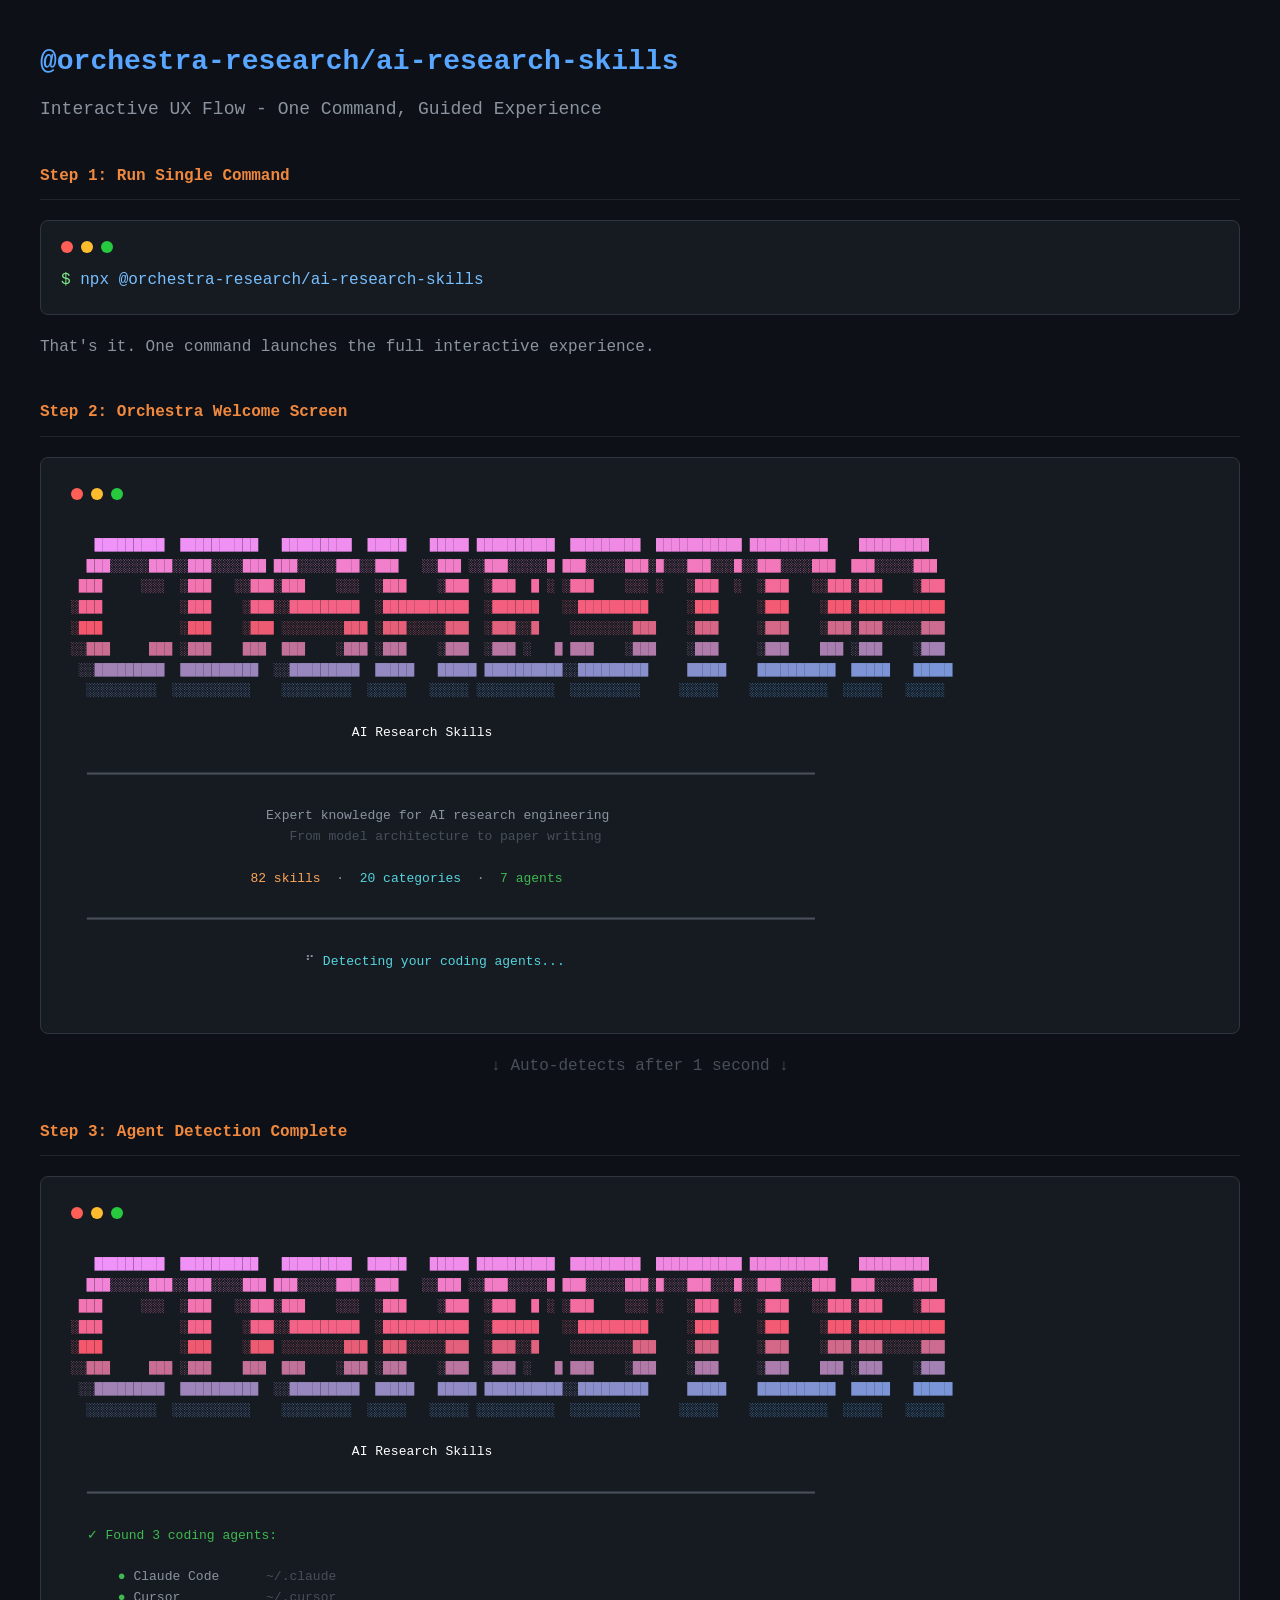
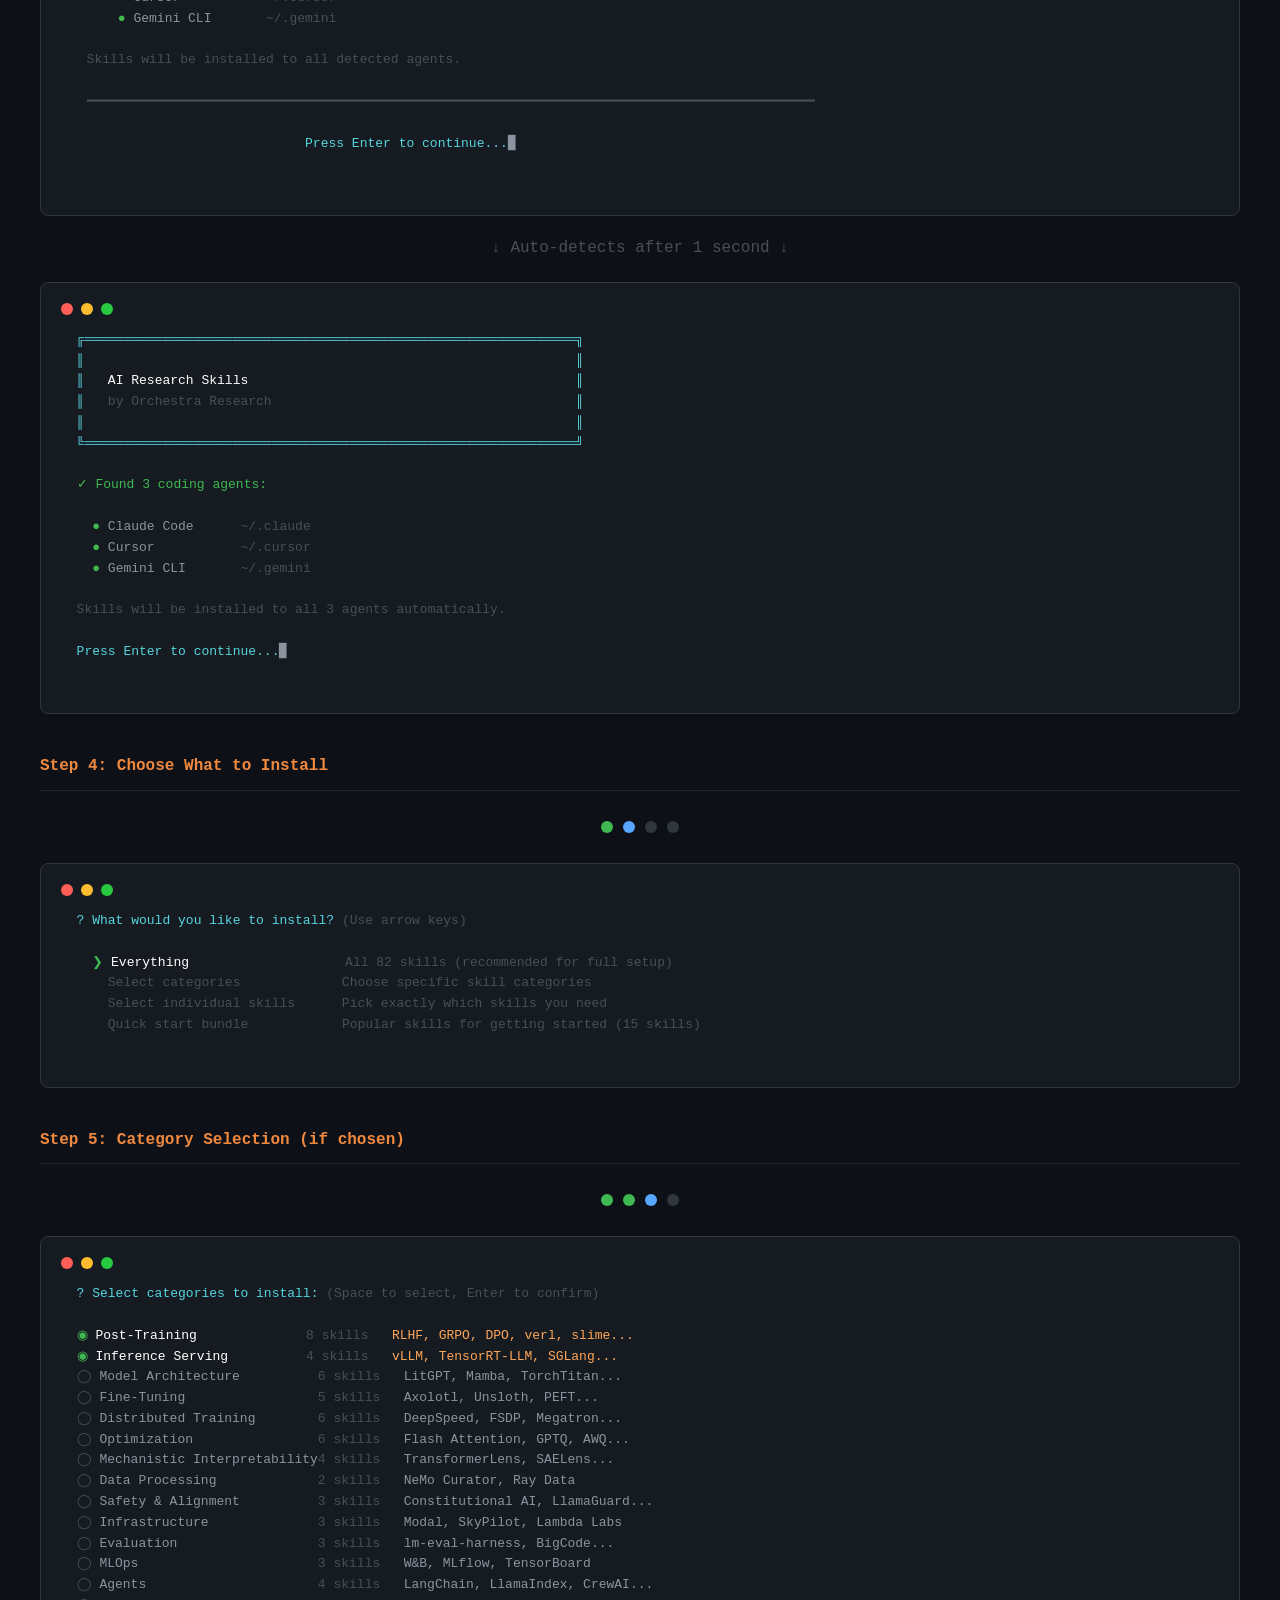
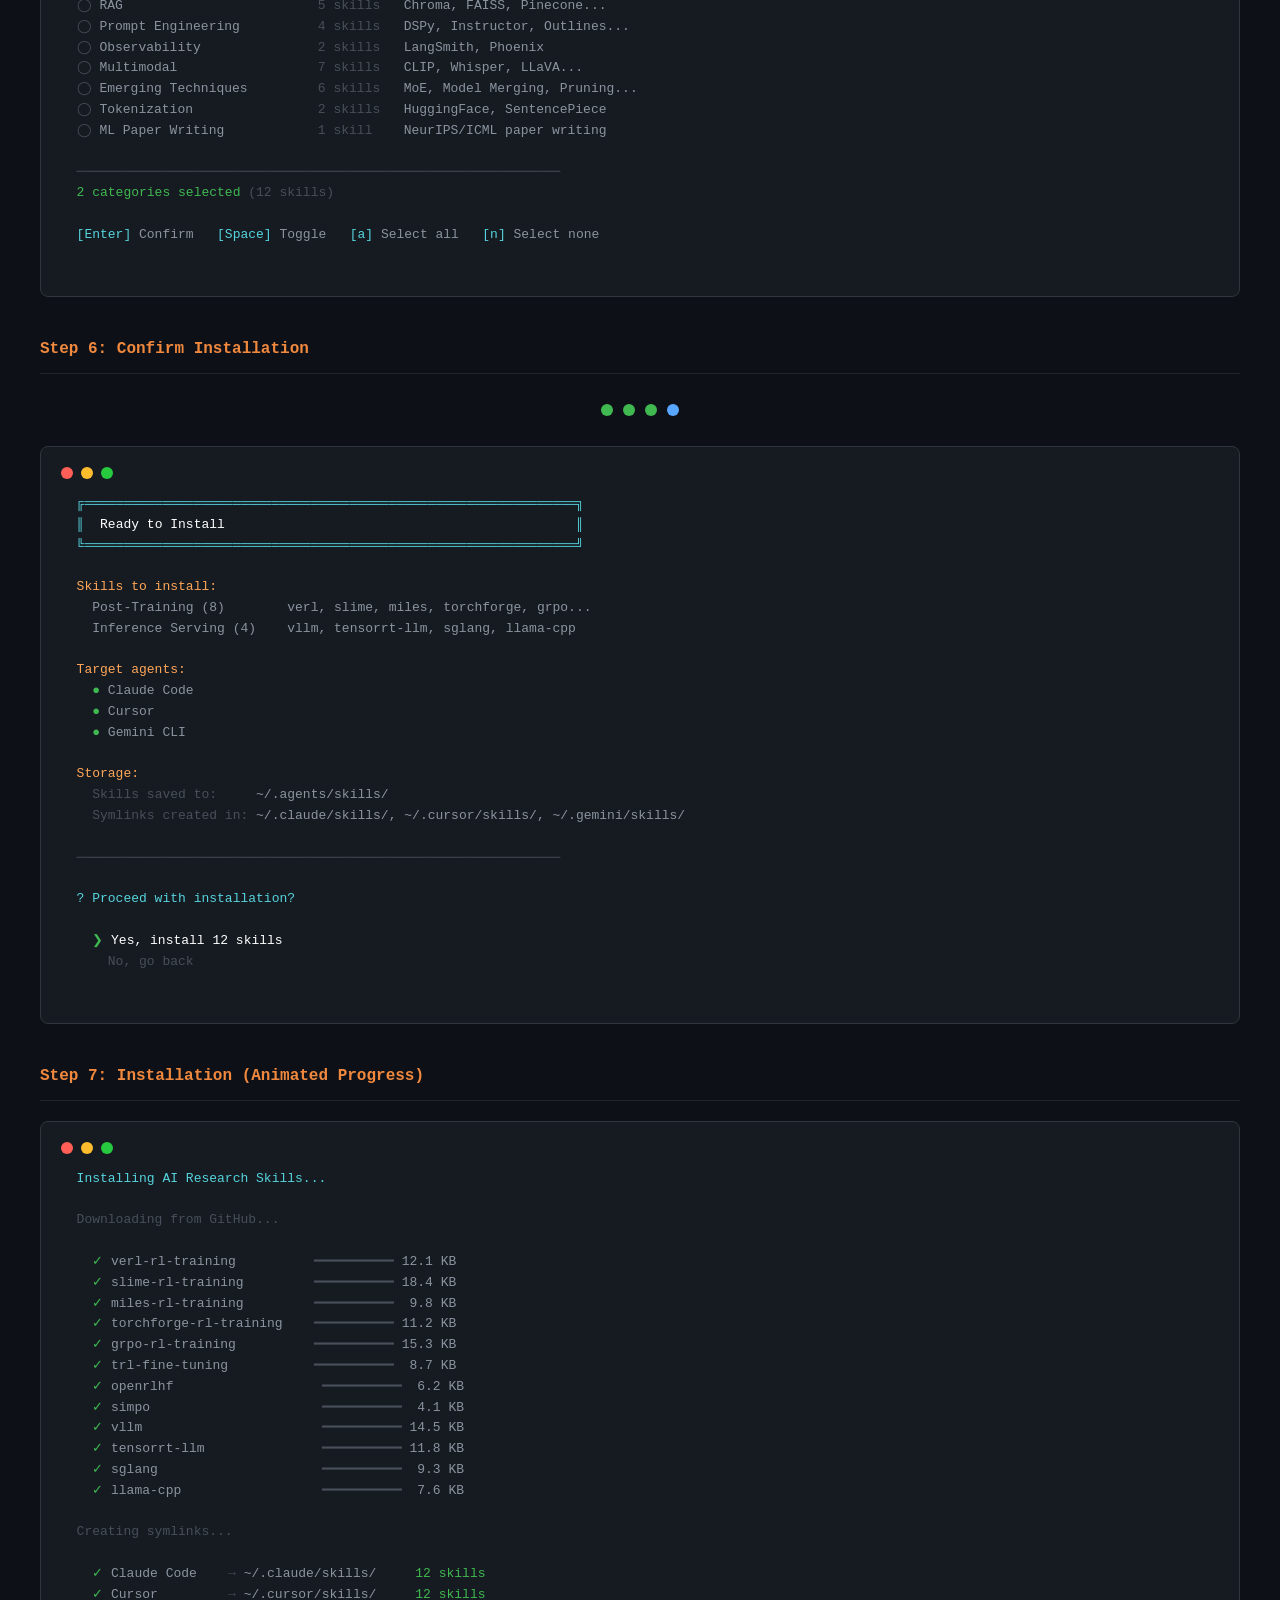
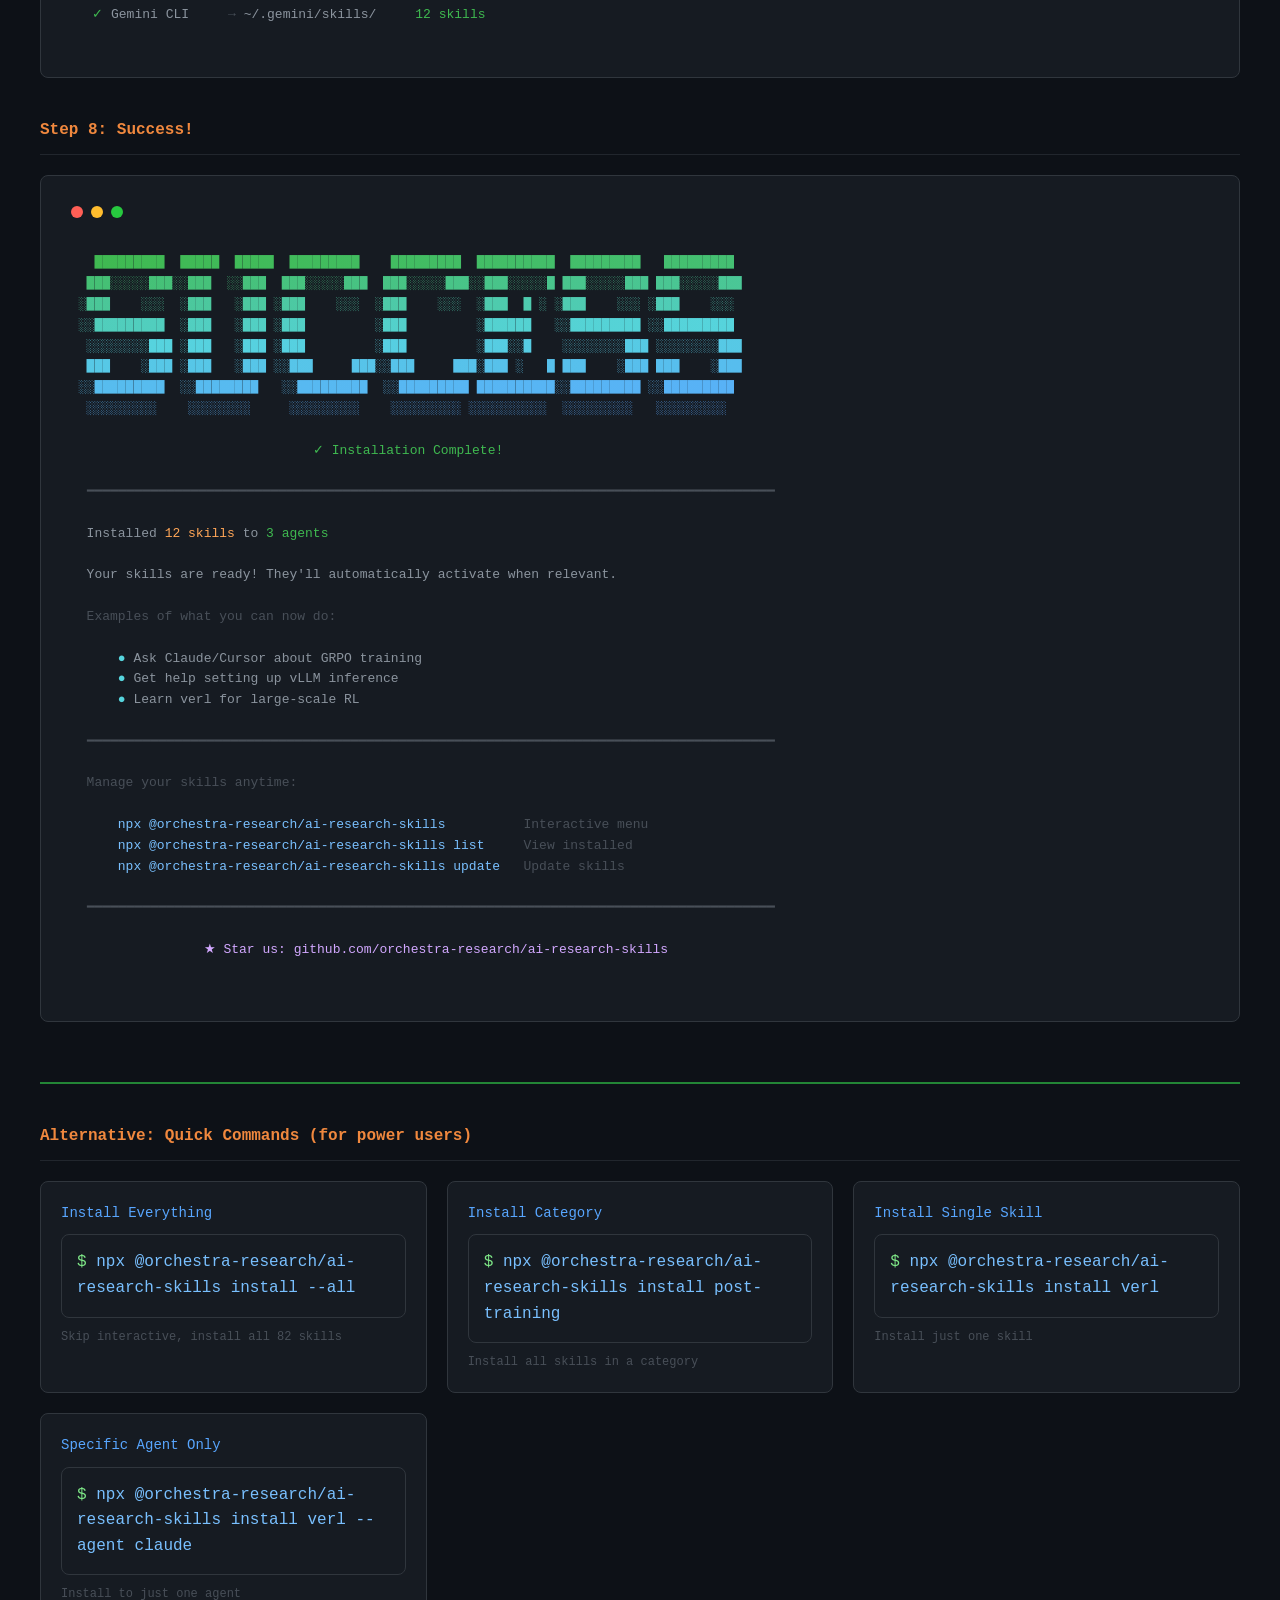
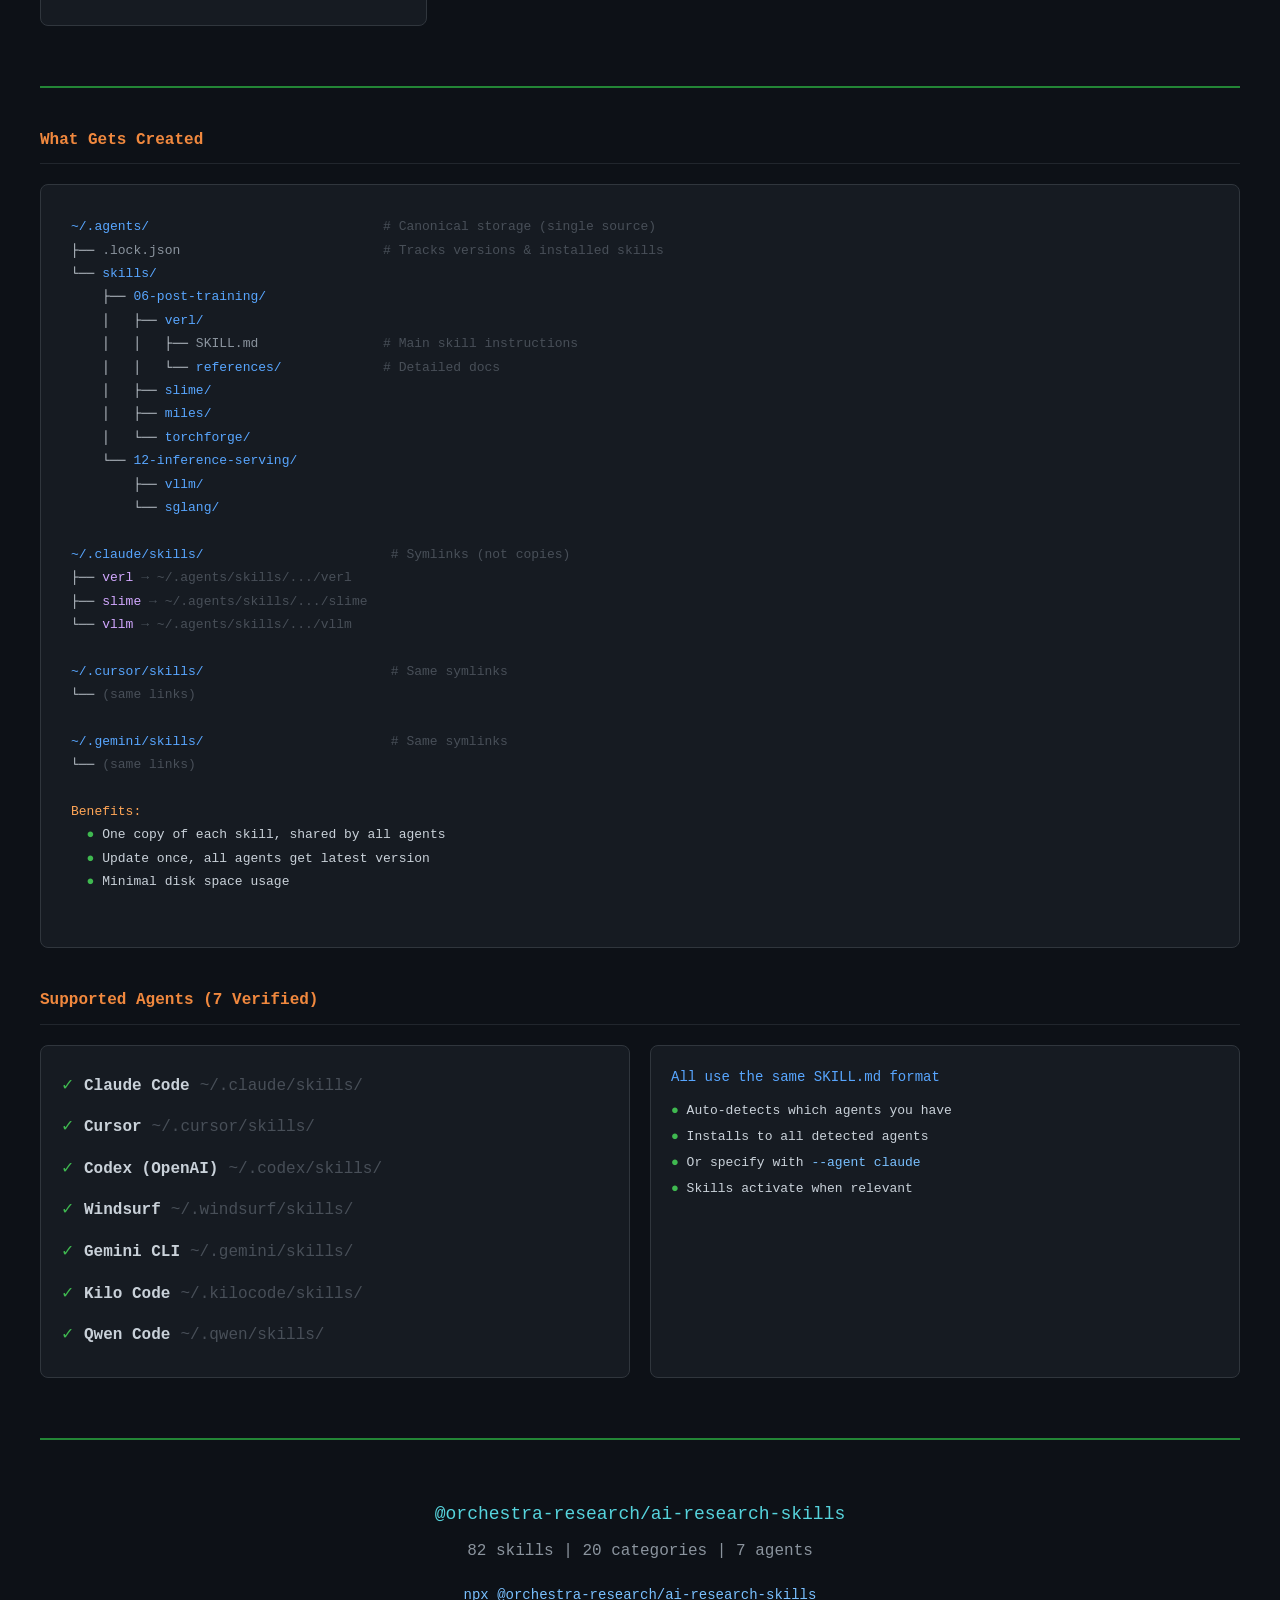
<file: docs/npm-package-ux-mockup.html>
<!DOCTYPE html>
<html lang="en">
<head>
  <meta charset="UTF-8">
  <meta name="viewport" content="width=device-width, initial-scale=1.0">
  <title>@orchestra-research/ai-research-skills - UX Mockup</title>
  <style>
    * {
      box-sizing: border-box;
      margin: 0;
      padding: 0;
    }

    body {
      font-family: 'SF Mono', 'Monaco', 'Inconsolata', 'Fira Mono', monospace;
      background: #0d1117;
      color: #c9d1d9;
      padding: 40px;
      line-height: 1.6;
    }

    h1 {
      color: #58a6ff;
      font-size: 28px;
      margin-bottom: 10px;
    }

    h2 {
      color: #8b949e;
      font-size: 18px;
      margin-bottom: 30px;
      font-weight: normal;
    }

    h3 {
      color: #f0883e;
      font-size: 16px;
      margin: 40px 0 20px 0;
      padding-bottom: 10px;
      border-bottom: 1px solid #21262d;
    }

    .terminal {
      background: #161b22;
      border: 1px solid #30363d;
      border-radius: 8px;
      padding: 20px;
      margin: 20px 0;
      overflow-x: auto;
    }

    .terminal-header {
      display: flex;
      gap: 8px;
      margin-bottom: 15px;
    }

    .terminal-dot {
      width: 12px;
      height: 12px;
      border-radius: 50%;
    }

    .dot-red { background: #ff5f56; }
    .dot-yellow { background: #ffbd2e; }
    .dot-green { background: #27c93f; }

    .prompt {
      color: #7ee787;
    }

    .command {
      color: #79c0ff;
    }

    .output {
      color: #8b949e;
      margin: 10px 0;
    }

    .success {
      color: #3fb950;
    }

    .error {
      color: #f85149;
    }

    .dim {
      color: #484f58;
    }

    .highlight {
      color: #ffa657;
    }

    .cyan {
      color: #56d4dd;
    }

    .purple {
      color: #d2a8ff;
    }

    .white {
      color: #ffffff;
    }

    .flow-diagram {
      background: #161b22;
      border: 1px solid #30363d;
      border-radius: 8px;
      padding: 30px;
      margin: 20px 0;
    }

    .flow-step {
      display: flex;
      align-items: flex-start;
      margin: 20px 0;
    }

    .step-number {
      background: #238636;
      color: white;
      width: 30px;
      height: 30px;
      border-radius: 50%;
      display: flex;
      align-items: center;
      justify-content: center;
      font-weight: bold;
      margin-right: 15px;
      flex-shrink: 0;
    }

    .step-content {
      flex: 1;
    }

    .step-title {
      color: #58a6ff;
      font-weight: bold;
      margin-bottom: 5px;
    }

    .arrow {
      color: #30363d;
      margin-left: 14px;
      font-size: 20px;
    }

    .grid {
      display: grid;
      grid-template-columns: repeat(auto-fit, minmax(300px, 1fr));
      gap: 20px;
      margin: 20px 0;
    }

    .card {
      background: #161b22;
      border: 1px solid #30363d;
      border-radius: 8px;
      padding: 20px;
    }

    .card-title {
      color: #58a6ff;
      font-size: 14px;
      margin-bottom: 10px;
    }

    .agent-list {
      list-style: none;
    }

    .agent-list li {
      padding: 8px 0;
      display: flex;
      align-items: center;
      gap: 10px;
    }

    .agent-check {
      color: #3fb950;
    }

    .agent-x {
      color: #f85149;
    }

    .category-grid {
      display: grid;
      grid-template-columns: repeat(auto-fit, minmax(250px, 1fr));
      gap: 15px;
      margin: 20px 0;
    }

    .category-card {
      background: #21262d;
      border: 1px solid #30363d;
      border-radius: 6px;
      padding: 15px;
      cursor: pointer;
      transition: all 0.2s;
    }

    .category-card:hover {
      border-color: #58a6ff;
      background: #161b22;
    }

    .category-card.selected {
      border-color: #3fb950;
      background: #1a2e1a;
    }

    .category-name {
      color: #c9d1d9;
      font-weight: bold;
      margin-bottom: 5px;
    }

    .category-count {
      color: #8b949e;
      font-size: 12px;
    }

    .checkbox {
      display: inline-block;
      width: 16px;
      height: 16px;
      border: 2px solid #30363d;
      border-radius: 3px;
      margin-right: 10px;
      position: relative;
    }

    .checkbox.checked {
      background: #238636;
      border-color: #238636;
    }

    .checkbox.checked::after {
      content: '✓';
      color: white;
      position: absolute;
      top: -3px;
      left: 2px;
      font-size: 12px;
    }

    .section-divider {
      border-top: 2px solid #238636;
      margin: 60px 0 40px 0;
    }

    .file-tree {
      font-size: 13px;
      line-height: 1.8;
    }

    .file-tree .folder {
      color: #58a6ff;
    }

    .file-tree .file {
      color: #8b949e;
    }

    .file-tree .symlink {
      color: #d2a8ff;
    }

    .progress-bar {
      background: #21262d;
      height: 8px;
      border-radius: 4px;
      overflow: hidden;
      margin: 10px 0;
    }

    .progress-fill {
      background: linear-gradient(90deg, #238636, #3fb950);
      height: 100%;
      border-radius: 4px;
      animation: progress 2s ease-out forwards;
    }

    @keyframes progress {
      from { width: 0%; }
      to { width: 100%; }
    }

    .spinner {
      display: inline-block;
      animation: spin 1s linear infinite;
    }

    @keyframes spin {
      from { transform: rotate(0deg); }
      to { transform: rotate(360deg); }
    }

    .menu-option {
      padding: 8px 0;
      cursor: pointer;
    }

    .menu-option.selected {
      color: #58a6ff;
    }

    .blink {
      animation: blink 1s infinite;
    }

    @keyframes blink {
      0%, 50% { opacity: 1; }
      51%, 100% { opacity: 0; }
    }

    .step-indicator {
      display: flex;
      justify-content: center;
      gap: 10px;
      margin: 30px 0;
    }

    .step-dot {
      width: 12px;
      height: 12px;
      border-radius: 50%;
      background: #30363d;
    }

    .step-dot.active {
      background: #58a6ff;
    }

    .step-dot.completed {
      background: #3fb950;
    }

    .gradient-text {
      background: linear-gradient(90deg, #f093fb, #f5576c, #4facfe);
      -webkit-background-clip: text;
      -webkit-text-fill-color: transparent;
      background-clip: text;
    }

    .gradient-text-green {
      background: linear-gradient(90deg, #3fb950, #56d4dd, #58a6ff);
      -webkit-background-clip: text;
      -webkit-text-fill-color: transparent;
      background-clip: text;
    }
  </style>
</head>
<body>

<h1>@orchestra-research/ai-research-skills</h1>
<h2>Interactive UX Flow - One Command, Guided Experience</h2>

<!-- SECTION 1: Single Entry Point -->
<h3>Step 1: Run Single Command</h3>
<div class="terminal">
  <div class="terminal-header">
    <div class="terminal-dot dot-red"></div>
    <div class="terminal-dot dot-yellow"></div>
    <div class="terminal-dot dot-green"></div>
  </div>
  <div>
    <span class="prompt">$</span> <span class="command">npx @orchestra-research/ai-research-skills</span>
  </div>
</div>

<p style="color: #8b949e; margin: 20px 0;">That's it. One command launches the full interactive experience.</p>

<!-- SECTION 2: BIG Orchestra Welcome Screen -->
<h3>Step 2: Orchestra Welcome Screen</h3>
<div class="terminal" style="padding: 30px;">
  <div class="terminal-header">
    <div class="terminal-dot dot-red"></div>
    <div class="terminal-dot dot-yellow"></div>
    <div class="terminal-dot dot-green"></div>
  </div>
  <div class="output">
    <pre>
  <span style="background: linear-gradient(90deg, #f093fb, #f5576c, #4facfe); -webkit-background-clip: text; -webkit-text-fill-color: transparent; background-clip: text;">
   █████████  ██████████   █████████  █████   █████ ██████████  █████████  ███████████ ██████████    █████████
  ███░░░░░███░░███░░░░███ ███░░░░░███░░███   ░░███ ░░███░░░░░█ ███░░░░░███░█░░░███░░░█░░███░░░░███  ███░░░░░███
 ███     ░░░  ░███   ░░███░███    ░░░  ░███    ░███  ░███  █ ░ ░███    ░░░ ░   ░███  ░  ░███   ░░███░███    ░███
░███          ░███    ░███░░█████████  ░███████████  ░██████   ░░█████████     ░███     ░███    ░███░███████████
░███          ░███    ░███ ░░░░░░░░███ ░███░░░░░███  ░███░░█    ░░░░░░░░███    ░███     ░███    ░███░███░░░░░███
░░███     ███ ░███    ███  ███    ░███ ░███    ░███  ░███ ░   █ ███    ░███    ░███     ░███    ███ ░███    ░███
 ░░█████████  ██████████  ░░█████████  █████   █████ ██████████░░█████████     █████    ██████████  █████   █████
  ░░░░░░░░░  ░░░░░░░░░░    ░░░░░░░░░  ░░░░░   ░░░░░ ░░░░░░░░░░  ░░░░░░░░░     ░░░░░    ░░░░░░░░░░  ░░░░░   ░░░░░
  </span>
                                    <span class="white">AI Research Skills</span>

  <span class="dim">━━━━━━━━━━━━━━━━━━━━━━━━━━━━━━━━━━━━━━━━━━━━━━━━━━━━━━━━━━━━━━━━━━━━━━━━━━━━━━━━━━━━━━━━━━━</span>

                         Expert knowledge for AI research engineering
                            <span class="dim">From model architecture to paper writing</span>

                       <span class="highlight">82 skills</span>  ·  <span class="cyan">20 categories</span>  ·  <span class="success">7 agents</span>

  <span class="dim">━━━━━━━━━━━━━━━━━━━━━━━━━━━━━━━━━━━━━━━━━━━━━━━━━━━━━━━━━━━━━━━━━━━━━━━━━━━━━━━━━━━━━━━━━━━</span>

                              <span class="spinner">⠋</span> <span class="cyan">Detecting your coding agents...</span>
    </pre>
  </div>
</div>

<div style="text-align: center; margin: 20px 0;">
  <span class="dim">↓ Auto-detects after 1 second ↓</span>
</div>

<!-- SECTION 3: Agent Detection Complete -->
<h3>Step 3: Agent Detection Complete</h3>
<div class="terminal" style="padding: 30px;">
  <div class="terminal-header">
    <div class="terminal-dot dot-red"></div>
    <div class="terminal-dot dot-yellow"></div>
    <div class="terminal-dot dot-green"></div>
  </div>
  <div class="output">
    <pre>
  <span style="background: linear-gradient(90deg, #f093fb, #f5576c, #4facfe); -webkit-background-clip: text; -webkit-text-fill-color: transparent; background-clip: text;">
   █████████  ██████████   █████████  █████   █████ ██████████  █████████  ███████████ ██████████    █████████
  ███░░░░░███░░███░░░░███ ███░░░░░███░░███   ░░███ ░░███░░░░░█ ███░░░░░███░█░░░███░░░█░░███░░░░███  ███░░░░░███
 ███     ░░░  ░███   ░░███░███    ░░░  ░███    ░███  ░███  █ ░ ░███    ░░░ ░   ░███  ░  ░███   ░░███░███    ░███
░███          ░███    ░███░░█████████  ░███████████  ░██████   ░░█████████     ░███     ░███    ░███░███████████
░███          ░███    ░███ ░░░░░░░░███ ░███░░░░░███  ░███░░█    ░░░░░░░░███    ░███     ░███    ░███░███░░░░░███
░░███     ███ ░███    ███  ███    ░███ ░███    ░███  ░███ ░   █ ███    ░███    ░███     ░███    ███ ░███    ░███
 ░░█████████  ██████████  ░░█████████  █████   █████ ██████████░░█████████     █████    ██████████  █████   █████
  ░░░░░░░░░  ░░░░░░░░░░    ░░░░░░░░░  ░░░░░   ░░░░░ ░░░░░░░░░░  ░░░░░░░░░     ░░░░░    ░░░░░░░░░░  ░░░░░   ░░░░░
  </span>
                                    <span class="white">AI Research Skills</span>

  <span class="dim">━━━━━━━━━━━━━━━━━━━━━━━━━━━━━━━━━━━━━━━━━━━━━━━━━━━━━━━━━━━━━━━━━━━━━━━━━━━━━━━━━━━━━━━━━━━</span>

  <span class="success">✓ Found 3 coding agents:</span>

      <span class="success">●</span> Claude Code      <span class="dim">~/.claude</span>
      <span class="success">●</span> Cursor           <span class="dim">~/.cursor</span>
      <span class="success">●</span> Gemini CLI       <span class="dim">~/.gemini</span>

  <span class="dim">Skills will be installed to all detected agents.</span>

  <span class="dim">━━━━━━━━━━━━━━━━━━━━━━━━━━━━━━━━━━━━━━━━━━━━━━━━━━━━━━━━━━━━━━━━━━━━━━━━━━━━━━━━━━━━━━━━━━━</span>

                              <span class="cyan">Press Enter to continue...</span><span class="blink">▊</span>
    </pre>
  </div>
</div>

<div style="text-align: center; margin: 20px 0;">
  <span class="dim">↓ Auto-detects after 1 second ↓</span>
</div>

<div class="terminal">
  <div class="terminal-header">
    <div class="terminal-dot dot-red"></div>
    <div class="terminal-dot dot-yellow"></div>
    <div class="terminal-dot dot-green"></div>
  </div>
  <div class="output">
    <pre>
  <span class="cyan">╔═══════════════════════════════════════════════════════════════╗</span>
  <span class="cyan">║</span>                                                               <span class="cyan">║</span>
  <span class="cyan">║</span>   <span class="white">AI Research Skills</span>                                          <span class="cyan">║</span>
  <span class="cyan">║</span>   <span class="dim">by Orchestra Research</span>                                       <span class="cyan">║</span>
  <span class="cyan">║</span>                                                               <span class="cyan">║</span>
  <span class="cyan">╚═══════════════════════════════════════════════════════════════╝</span>

  <span class="success">✓ Found 3 coding agents:</span>

    <span class="success">●</span> Claude Code      <span class="dim">~/.claude</span>
    <span class="success">●</span> Cursor           <span class="dim">~/.cursor</span>
    <span class="success">●</span> Gemini CLI       <span class="dim">~/.gemini</span>

  <span class="dim">Skills will be installed to all 3 agents automatically.</span>

  <span class="cyan">Press Enter to continue...</span><span class="blink">▊</span>
    </pre>
  </div>
</div>

<!-- SECTION 4: What to Install -->
<h3>Step 4: Choose What to Install</h3>
<div class="step-indicator">
  <div class="step-dot completed"></div>
  <div class="step-dot active"></div>
  <div class="step-dot"></div>
  <div class="step-dot"></div>
</div>

<div class="terminal">
  <div class="terminal-header">
    <div class="terminal-dot dot-red"></div>
    <div class="terminal-dot dot-yellow"></div>
    <div class="terminal-dot dot-green"></div>
  </div>
  <div class="output">
    <pre>
  <span class="cyan">? What would you like to install?</span> <span class="dim">(Use arrow keys)</span>

    <span class="success">❯</span> <span class="white">Everything</span>                    <span class="dim">All 82 skills (recommended for full setup)</span>
      <span class="dim">Select categories</span>             <span class="dim">Choose specific skill categories</span>
      <span class="dim">Select individual skills</span>      <span class="dim">Pick exactly which skills you need</span>
      <span class="dim">Quick start bundle</span>            <span class="dim">Popular skills for getting started (15 skills)</span>
    </pre>
  </div>
</div>

<!-- SECTION 5: If "Select categories" -->
<h3>Step 5: Category Selection (if chosen)</h3>
<div class="step-indicator">
  <div class="step-dot completed"></div>
  <div class="step-dot completed"></div>
  <div class="step-dot active"></div>
  <div class="step-dot"></div>
</div>

<div class="terminal">
  <div class="terminal-header">
    <div class="terminal-dot dot-red"></div>
    <div class="terminal-dot dot-yellow"></div>
    <div class="terminal-dot dot-green"></div>
  </div>
  <div class="output">
    <pre>
  <span class="cyan">? Select categories to install:</span> <span class="dim">(Space to select, Enter to confirm)</span>

  <span class="success">◉</span> <span class="white">Post-Training</span>              <span class="dim">8 skills</span>   <span class="highlight">RLHF, GRPO, DPO, verl, slime...</span>
  <span class="success">◉</span> <span class="white">Inference Serving</span>          <span class="dim">4 skills</span>   <span class="highlight">vLLM, TensorRT-LLM, SGLang...</span>
  <span class="dim">◯</span> Model Architecture          <span class="dim">6 skills</span>   LitGPT, Mamba, TorchTitan...
  <span class="dim">◯</span> Fine-Tuning                 <span class="dim">5 skills</span>   Axolotl, Unsloth, PEFT...
  <span class="dim">◯</span> Distributed Training        <span class="dim">6 skills</span>   DeepSpeed, FSDP, Megatron...
  <span class="dim">◯</span> Optimization                <span class="dim">6 skills</span>   Flash Attention, GPTQ, AWQ...
  <span class="dim">◯</span> Mechanistic Interpretability<span class="dim">4 skills</span>   TransformerLens, SAELens...
  <span class="dim">◯</span> Data Processing             <span class="dim">2 skills</span>   NeMo Curator, Ray Data
  <span class="dim">◯</span> Safety & Alignment          <span class="dim">3 skills</span>   Constitutional AI, LlamaGuard...
  <span class="dim">◯</span> Infrastructure              <span class="dim">3 skills</span>   Modal, SkyPilot, Lambda Labs
  <span class="dim">◯</span> Evaluation                  <span class="dim">3 skills</span>   lm-eval-harness, BigCode...
  <span class="dim">◯</span> MLOps                       <span class="dim">3 skills</span>   W&B, MLflow, TensorBoard
  <span class="dim">◯</span> Agents                      <span class="dim">4 skills</span>   LangChain, LlamaIndex, CrewAI...
  <span class="dim">◯</span> RAG                         <span class="dim">5 skills</span>   Chroma, FAISS, Pinecone...
  <span class="dim">◯</span> Prompt Engineering          <span class="dim">4 skills</span>   DSPy, Instructor, Outlines...
  <span class="dim">◯</span> Observability               <span class="dim">2 skills</span>   LangSmith, Phoenix
  <span class="dim">◯</span> Multimodal                  <span class="dim">7 skills</span>   CLIP, Whisper, LLaVA...
  <span class="dim">◯</span> Emerging Techniques         <span class="dim">6 skills</span>   MoE, Model Merging, Pruning...
  <span class="dim">◯</span> Tokenization                <span class="dim">2 skills</span>   HuggingFace, SentencePiece
  <span class="dim">◯</span> ML Paper Writing            <span class="dim">1 skill</span>    NeurIPS/ICML paper writing

  <span class="dim">──────────────────────────────────────────────────────────────</span>
  <span class="success">2 categories selected</span> <span class="dim">(12 skills)</span>

  <span class="cyan">[Enter]</span> Confirm   <span class="cyan">[Space]</span> Toggle   <span class="cyan">[a]</span> Select all   <span class="cyan">[n]</span> Select none
    </pre>
  </div>
</div>

<!-- SECTION 6: Confirmation -->
<h3>Step 6: Confirm Installation</h3>
<div class="step-indicator">
  <div class="step-dot completed"></div>
  <div class="step-dot completed"></div>
  <div class="step-dot completed"></div>
  <div class="step-dot active"></div>
</div>

<div class="terminal">
  <div class="terminal-header">
    <div class="terminal-dot dot-red"></div>
    <div class="terminal-dot dot-yellow"></div>
    <div class="terminal-dot dot-green"></div>
  </div>
  <div class="output">
    <pre>
  <span class="cyan">╔═══════════════════════════════════════════════════════════════╗</span>
  <span class="cyan">║</span>  <span class="white">Ready to Install</span>                                             <span class="cyan">║</span>
  <span class="cyan">╚═══════════════════════════════════════════════════════════════╝</span>

  <span class="highlight">Skills to install:</span>
    Post-Training (8)        verl, slime, miles, torchforge, grpo...
    Inference Serving (4)    vllm, tensorrt-llm, sglang, llama-cpp

  <span class="highlight">Target agents:</span>
    <span class="success">●</span> Claude Code
    <span class="success">●</span> Cursor
    <span class="success">●</span> Gemini CLI

  <span class="highlight">Storage:</span>
    <span class="dim">Skills saved to:</span>     ~/.agents/skills/
    <span class="dim">Symlinks created in:</span> ~/.claude/skills/, ~/.cursor/skills/, ~/.gemini/skills/

  <span class="dim">──────────────────────────────────────────────────────────────</span>

  <span class="cyan">? Proceed with installation?</span>

    <span class="success">❯</span> <span class="white">Yes, install 12 skills</span>
      <span class="dim">No, go back</span>
    </pre>
  </div>
</div>

<!-- SECTION 7: Installation Progress -->
<h3>Step 7: Installation (Animated Progress)</h3>

<div class="terminal">
  <div class="terminal-header">
    <div class="terminal-dot dot-red"></div>
    <div class="terminal-dot dot-yellow"></div>
    <div class="terminal-dot dot-green"></div>
  </div>
  <div class="output">
    <pre>
  <span class="cyan">Installing AI Research Skills...</span>

  <span class="dim">Downloading from GitHub...</span>

    <span class="success">✓</span> verl-rl-training          <span class="dim">━━━━━━━━━━</span> 12.1 KB
    <span class="success">✓</span> slime-rl-training         <span class="dim">━━━━━━━━━━</span> 18.4 KB
    <span class="success">✓</span> miles-rl-training         <span class="dim">━━━━━━━━━━</span>  9.8 KB
    <span class="success">✓</span> torchforge-rl-training    <span class="dim">━━━━━━━━━━</span> 11.2 KB
    <span class="success">✓</span> grpo-rl-training          <span class="dim">━━━━━━━━━━</span> 15.3 KB
    <span class="success">✓</span> trl-fine-tuning           <span class="dim">━━━━━━━━━━</span>  8.7 KB
    <span class="success">✓</span> openrlhf                   <span class="dim">━━━━━━━━━━</span>  6.2 KB
    <span class="success">✓</span> simpo                      <span class="dim">━━━━━━━━━━</span>  4.1 KB
    <span class="success">✓</span> vllm                       <span class="dim">━━━━━━━━━━</span> 14.5 KB
    <span class="success">✓</span> tensorrt-llm               <span class="dim">━━━━━━━━━━</span> 11.8 KB
    <span class="success">✓</span> sglang                     <span class="dim">━━━━━━━━━━</span>  9.3 KB
    <span class="success">✓</span> llama-cpp                  <span class="dim">━━━━━━━━━━</span>  7.6 KB

  <span class="dim">Creating symlinks...</span>

    <span class="success">✓</span> Claude Code    <span class="dim">→</span> ~/.claude/skills/     <span class="success">12 skills</span>
    <span class="success">✓</span> Cursor         <span class="dim">→</span> ~/.cursor/skills/     <span class="success">12 skills</span>
    <span class="success">✓</span> Gemini CLI     <span class="dim">→</span> ~/.gemini/skills/     <span class="success">12 skills</span>
    </pre>
  </div>
</div>

<!-- SECTION 8: Success -->
<h3>Step 8: Success!</h3>

<div class="terminal" style="padding: 30px;">
  <div class="terminal-header">
    <div class="terminal-dot dot-red"></div>
    <div class="terminal-dot dot-yellow"></div>
    <div class="terminal-dot dot-green"></div>
  </div>
  <div class="output">
    <pre>
  <span style="background: linear-gradient(90deg, #3fb950, #56d4dd, #58a6ff); -webkit-background-clip: text; -webkit-text-fill-color: transparent; background-clip: text;">
   █████████  █████  █████  █████████    █████████  ██████████  █████████   █████████
  ███░░░░░███░░███  ░░███  ███░░░░░███  ███░░░░░███░░███░░░░░█ ███░░░░░███ ███░░░░░███
 ░███    ░░░  ░███   ░███ ░███    ░░░  ░███    ░░░  ░███  █ ░ ░███    ░░░ ░███    ░░░
 ░░█████████  ░███   ░███ ░███         ░███         ░██████   ░░█████████ ░░█████████
  ░░░░░░░░███ ░███   ░███ ░███         ░███         ░███░░█    ░░░░░░░░███ ░░░░░░░░███
  ███    ░███ ░███   ░███ ░░███     ███░░███     ███░███ ░   █ ███    ░███ ███    ░███
 ░░█████████  ░░████████   ░░█████████  ░░█████████ ██████████░░█████████ ░░█████████
  ░░░░░░░░░    ░░░░░░░░     ░░░░░░░░░    ░░░░░░░░░ ░░░░░░░░░░  ░░░░░░░░░   ░░░░░░░░░
  </span>
                               <span class="success">✓ Installation Complete!</span>

  <span class="dim">━━━━━━━━━━━━━━━━━━━━━━━━━━━━━━━━━━━━━━━━━━━━━━━━━━━━━━━━━━━━━━━━━━━━━━━━━━━━━━━━━━━━━━</span>

  Installed <span class="highlight">12 skills</span> to <span class="success">3 agents</span>

  Your skills are ready! They'll automatically activate when relevant.

  <span class="dim">Examples of what you can now do:</span>

      <span class="cyan">●</span> Ask Claude/Cursor about GRPO training
      <span class="cyan">●</span> Get help setting up vLLM inference
      <span class="cyan">●</span> Learn verl for large-scale RL

  <span class="dim">━━━━━━━━━━━━━━━━━━━━━━━━━━━━━━━━━━━━━━━━━━━━━━━━━━━━━━━━━━━━━━━━━━━━━━━━━━━━━━━━━━━━━━</span>

  <span class="dim">Manage your skills anytime:</span>

      <span class="command">npx @orchestra-research/ai-research-skills</span>          <span class="dim">Interactive menu</span>
      <span class="command">npx @orchestra-research/ai-research-skills list</span>     <span class="dim">View installed</span>
      <span class="command">npx @orchestra-research/ai-research-skills update</span>   <span class="dim">Update skills</span>

  <span class="dim">━━━━━━━━━━━━━━━━━━━━━━━━━━━━━━━━━━━━━━━━━━━━━━━━━━━━━━━━━━━━━━━━━━━━━━━━━━━━━━━━━━━━━━</span>

                 <span class="purple">★ Star us: github.com/orchestra-research/ai-research-skills</span>
    </pre>
  </div>
</div>

<div class="section-divider"></div>

<!-- Alternative Flows -->
<h3>Alternative: Quick Commands (for power users)</h3>

<div class="grid">
  <div class="card">
    <div class="card-title">Install Everything</div>
    <div class="terminal" style="margin: 10px 0; padding: 15px;">
      <span class="prompt">$</span> <span class="command">npx @orchestra-research/ai-research-skills install --all</span>
    </div>
    <div class="dim" style="font-size: 12px;">Skip interactive, install all 82 skills</div>
  </div>

  <div class="card">
    <div class="card-title">Install Category</div>
    <div class="terminal" style="margin: 10px 0; padding: 15px;">
      <span class="prompt">$</span> <span class="command">npx @orchestra-research/ai-research-skills install post-training</span>
    </div>
    <div class="dim" style="font-size: 12px;">Install all skills in a category</div>
  </div>

  <div class="card">
    <div class="card-title">Install Single Skill</div>
    <div class="terminal" style="margin: 10px 0; padding: 15px;">
      <span class="prompt">$</span> <span class="command">npx @orchestra-research/ai-research-skills install verl</span>
    </div>
    <div class="dim" style="font-size: 12px;">Install just one skill</div>
  </div>

  <div class="card">
    <div class="card-title">Specific Agent Only</div>
    <div class="terminal" style="margin: 10px 0; padding: 15px;">
      <span class="prompt">$</span> <span class="command">npx @orchestra-research/ai-research-skills install verl --agent claude</span>
    </div>
    <div class="dim" style="font-size: 12px;">Install to just one agent</div>
  </div>
</div>

<div class="section-divider"></div>

<!-- File System -->
<h3>What Gets Created</h3>
<div class="flow-diagram">
  <div class="file-tree">
    <pre>
<span class="folder">~/.agents/</span>                              <span class="dim"># Canonical storage (single source)</span>
├── <span class="file">.lock.json</span>                          <span class="dim"># Tracks versions & installed skills</span>
└── <span class="folder">skills/</span>
    ├── <span class="folder">06-post-training/</span>
    │   ├── <span class="folder">verl/</span>
    │   │   ├── <span class="file">SKILL.md</span>                <span class="dim"># Main skill instructions</span>
    │   │   └── <span class="folder">references/</span>             <span class="dim"># Detailed docs</span>
    │   ├── <span class="folder">slime/</span>
    │   ├── <span class="folder">miles/</span>
    │   └── <span class="folder">torchforge/</span>
    └── <span class="folder">12-inference-serving/</span>
        ├── <span class="folder">vllm/</span>
        └── <span class="folder">sglang/</span>

<span class="folder">~/.claude/skills/</span>                        <span class="dim"># Symlinks (not copies)</span>
├── <span class="symlink">verl</span> <span class="dim">→ ~/.agents/skills/.../verl</span>
├── <span class="symlink">slime</span> <span class="dim">→ ~/.agents/skills/.../slime</span>
└── <span class="symlink">vllm</span> <span class="dim">→ ~/.agents/skills/.../vllm</span>

<span class="folder">~/.cursor/skills/</span>                        <span class="dim"># Same symlinks</span>
└── <span class="dim">(same links)</span>

<span class="folder">~/.gemini/skills/</span>                        <span class="dim"># Same symlinks</span>
└── <span class="dim">(same links)</span>

<span class="highlight">Benefits:</span>
  <span class="success">●</span> One copy of each skill, shared by all agents
  <span class="success">●</span> Update once, all agents get latest version
  <span class="success">●</span> Minimal disk space usage
    </pre>
  </div>
</div>

<!-- Supported Agents -->
<h3>Supported Agents (7 Verified)</h3>
<div class="grid">
  <div class="card">
    <ul class="agent-list">
      <li><span class="agent-check">✓</span> <strong>Claude Code</strong> <span class="dim">~/.claude/skills/</span></li>
      <li><span class="agent-check">✓</span> <strong>Cursor</strong> <span class="dim">~/.cursor/skills/</span></li>
      <li><span class="agent-check">✓</span> <strong>Codex (OpenAI)</strong> <span class="dim">~/.codex/skills/</span></li>
      <li><span class="agent-check">✓</span> <strong>Windsurf</strong> <span class="dim">~/.windsurf/skills/</span></li>
      <li><span class="agent-check">✓</span> <strong>Gemini CLI</strong> <span class="dim">~/.gemini/skills/</span></li>
      <li><span class="agent-check">✓</span> <strong>Kilo Code</strong> <span class="dim">~/.kilocode/skills/</span></li>
      <li><span class="agent-check">✓</span> <strong>Qwen Code</strong> <span class="dim">~/.qwen/skills/</span></li>
    </ul>
  </div>

  <div class="card">
    <div class="card-title">All use the same SKILL.md format</div>
    <div style="font-size: 13px; line-height: 2; margin-top: 10px;">
      <span class="success">●</span> Auto-detects which agents you have<br>
      <span class="success">●</span> Installs to all detected agents<br>
      <span class="success">●</span> Or specify with <span class="command">--agent claude</span><br>
      <span class="success">●</span> Skills activate when relevant
    </div>
  </div>
</div>

<div class="section-divider"></div>

<div style="text-align: center; color: #8b949e; padding: 20px;">
  <p style="font-size: 18px;"><span class="cyan">@orchestra-research/ai-research-skills</span></p>
  <p style="margin-top: 10px;">82 skills | 20 categories | 7 agents</p>
  <p style="margin-top: 20px; font-size: 14px;">
    <span class="command">npx @orchestra-research/ai-research-skills</span>
  </p>
</div>

</body>
</html>
</file>
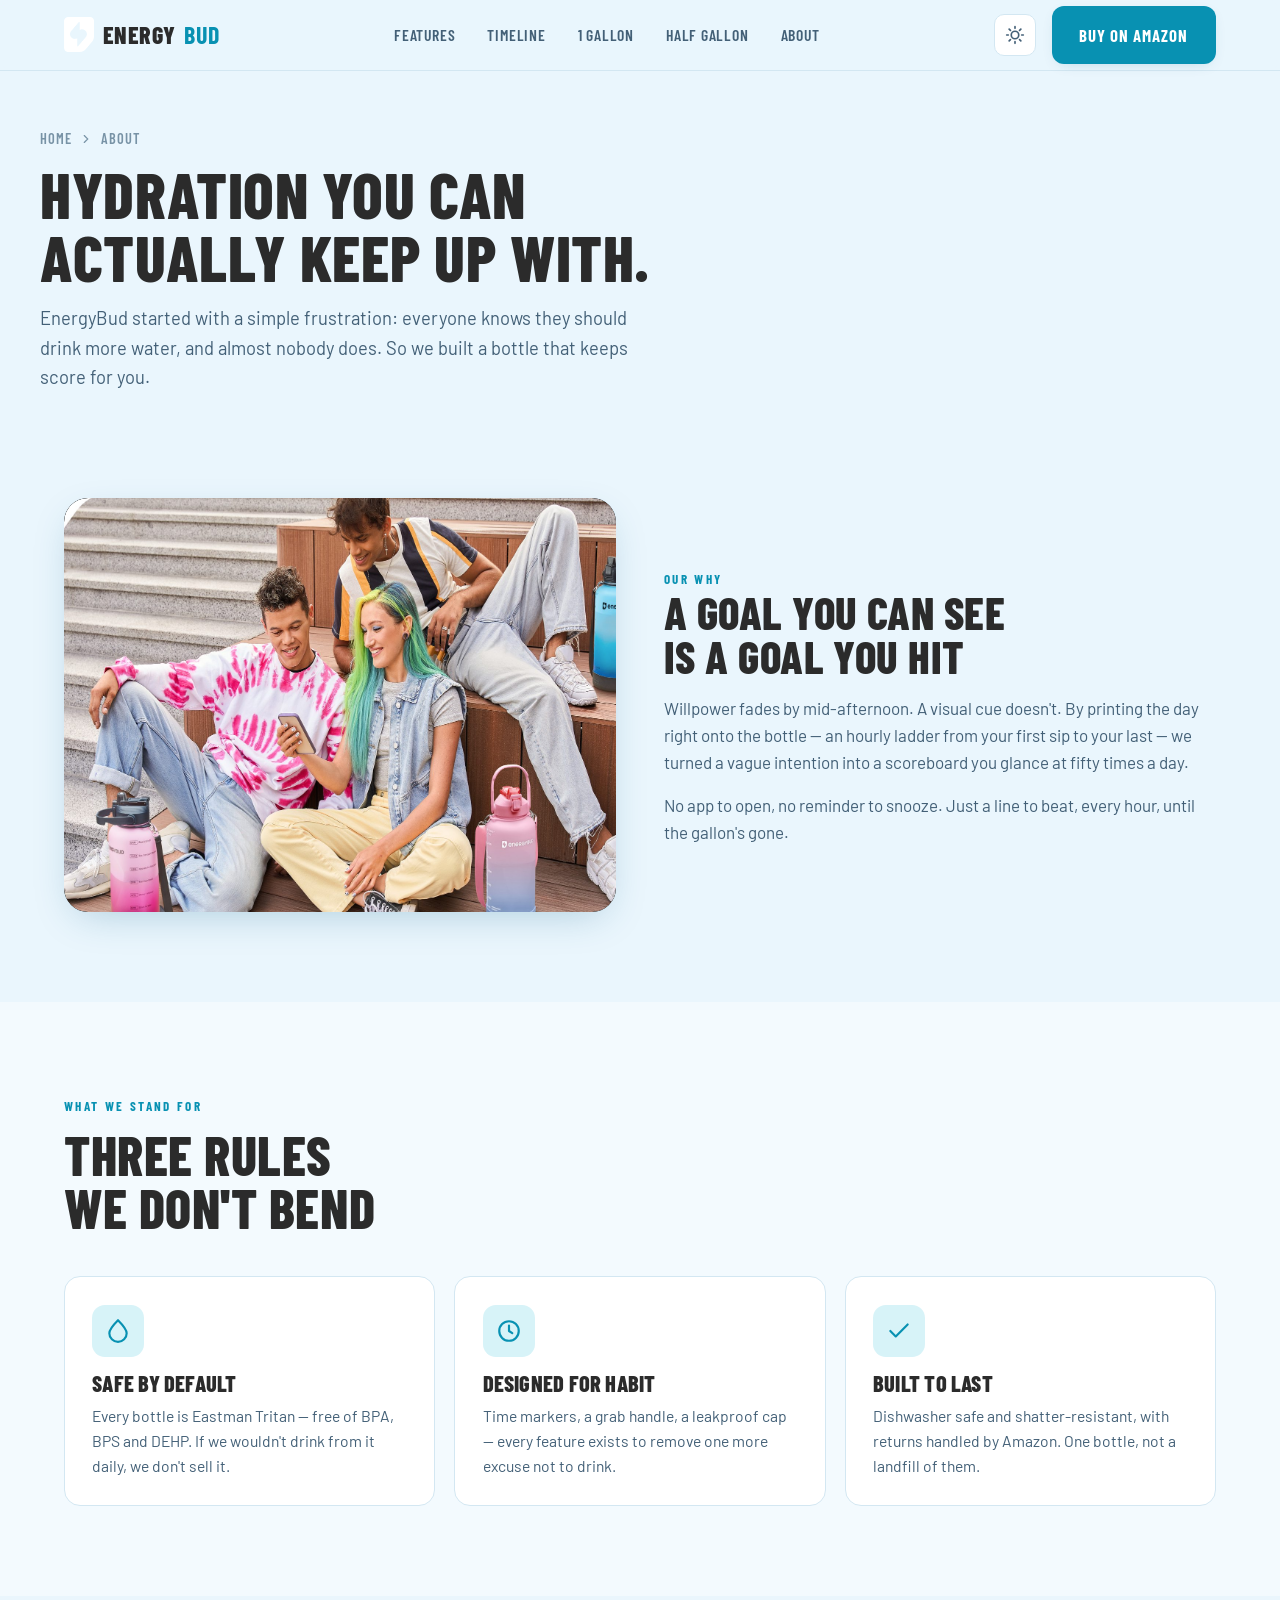
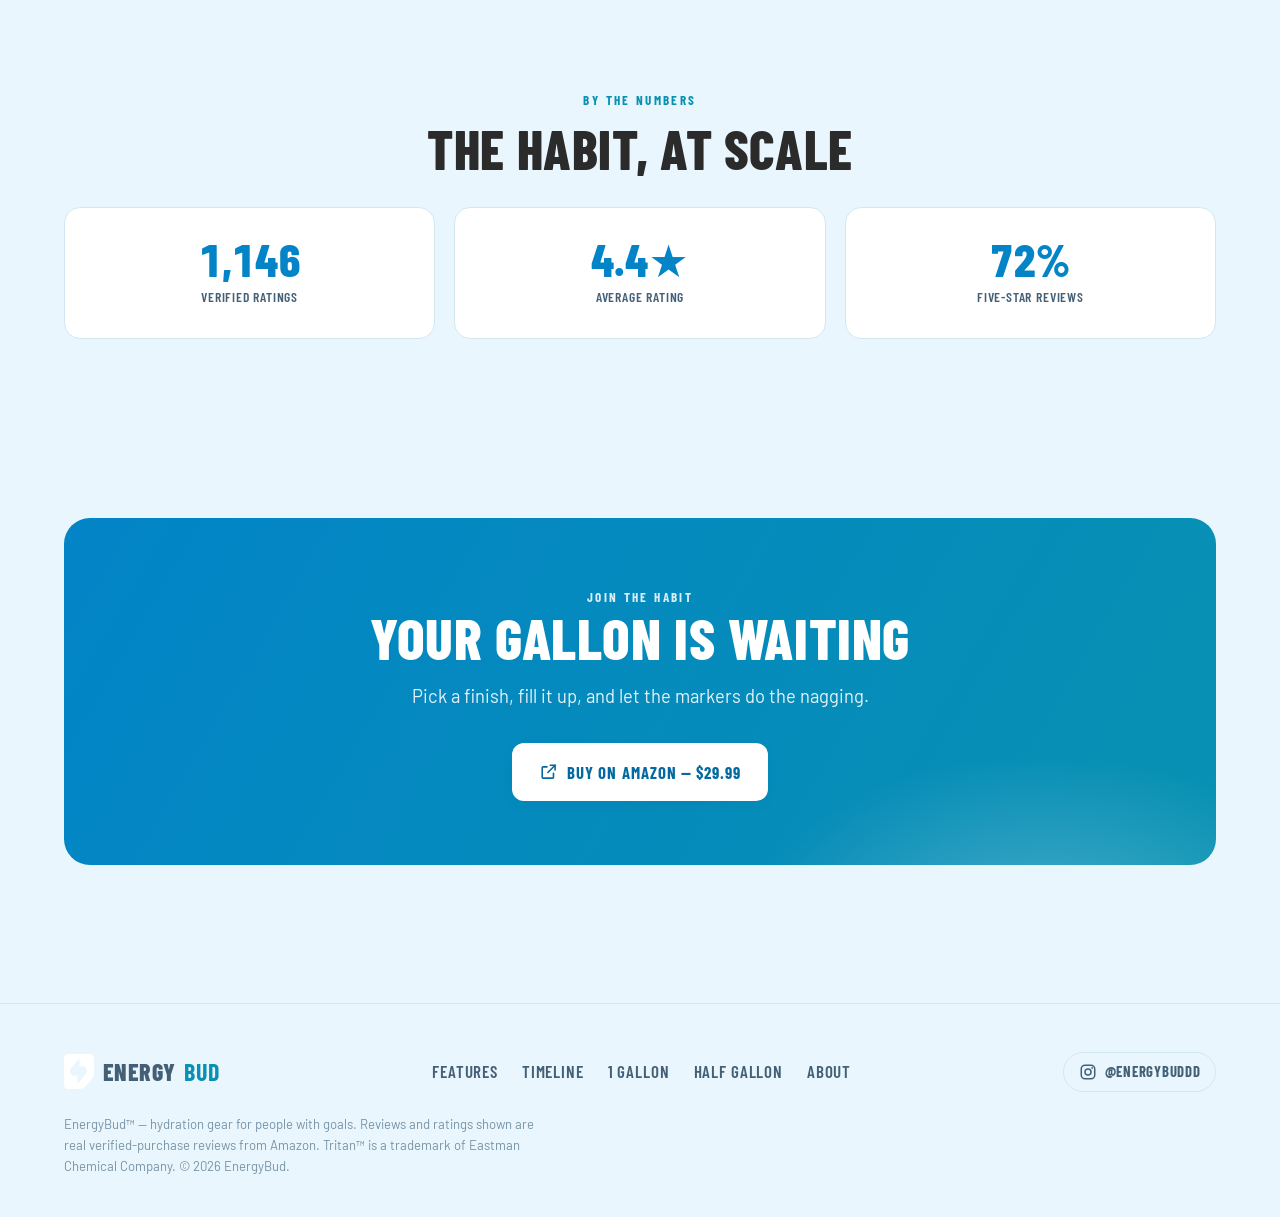
<file: sites/energybud/about.html>
<!doctype html>
<html lang="en">
<head>
<meta charset="utf-8">
<meta name="viewport" content="width=device-width, initial-scale=1">
<title>About EnergyBud — Hydration Gear for People With Goals</title>
<meta name="description" content="EnergyBud builds motivational hydration gear that makes drinking your daily gallon a habit you can see. Learn what we stand for.">
<link rel="icon" href="data:image/svg+xml,%3Csvg xmlns='http://www.w3.org/2000/svg' viewBox='0 0 24 24'%3E%3Cpath d='M12 2.5C12 2.5 5 10 5 15a7 7 0 0 0 14 0c0-5-7-12.5-7-12.5Z' fill='%230284C7'/%3E%3C/svg%3E">
<link rel="canonical" href="https://energybuddd.com/about.html">
<meta name="robots" content="index,follow">
<meta property="og:type" content="website">
<meta property="og:site_name" content="EnergyBud">
<meta property="og:title" content="About EnergyBud — Hydration Gear for People With Goals">
<meta property="og:description" content="EnergyBud builds motivational hydration gear that makes drinking your daily gallon a habit you can see.">
<meta property="og:url" content="https://energybuddd.com/about.html">
<meta property="og:image" content="https://energybuddd.com/assets/img/lifestyle.jpg">
<meta name="twitter:card" content="summary_large_image">
<meta name="twitter:title" content="About EnergyBud — Hydration Gear for People With Goals">
<meta name="twitter:description" content="EnergyBud builds motivational hydration gear that makes drinking your daily gallon a habit you can see.">
<meta name="twitter:image" content="https://energybuddd.com/assets/img/lifestyle.jpg">
<meta name="theme-color" content="#0284C7">
<link rel="stylesheet" href="assets/fonts.css?v=5">
<link rel="stylesheet" href="assets/styles.css?v=5">
</head>
<body>

<header class="nav">
  <div class="wrap nav-in">
    <a class="brand" href="index.html" aria-label="EnergyBud home"><span class="logo-mark" role="img" aria-label="EnergyBud logo"></span>Energy<b>Bud</b></a>
    <nav class="nav-links" aria-label="Primary">
      <a href="features.html">Features</a>
      <a href="index.html#timeline">Timeline</a>
      <a href="product.html">1 Gallon</a>
      <a href="half-gallon.html">Half Gallon</a>
      <a href="about.html">About</a>
    </nav>
    <div class="nav-right">
      <button class="icon-btn" id="themeToggle" aria-label="Toggle dark mode" title="Toggle theme"><svg viewBox="0 0 24 24" fill="none" stroke="currentColor" stroke-width="2" stroke-linecap="round"><circle cx="12" cy="12" r="4.5"/><path d="M12 2v2M12 20v2M4 12H2M22 12h-2M5 5l1.5 1.5M17.5 17.5 19 19M19 5l-1.5 1.5M6.5 17.5 5 19"/></svg></button>
      <a data-track="nav" class="btn btn-primary" href="https://www.amazon.com/dp/B085LL6253" target="_blank" rel="noopener">Buy on Amazon</a>
    </div>
  </div>
</header>

<main>
<div class="wrap page-hero">
  <nav class="crumbs" aria-label="Breadcrumb"><a href="index.html">Home</a><svg viewBox="0 0 24 24" fill="none" stroke="currentColor" stroke-width="2" stroke-linecap="round"><path d="m9 6 6 6-6 6"/></svg><span>About</span></nav>
  <h1 class="page-title">Hydration you can<br>actually keep up with.</h1>
  <p class="lead">EnergyBud started with a simple frustration: everyone knows they should drink more water, and almost nobody does. So we built a bottle that keeps score for you.</p>
</div>

<section class="band">
  <div class="wrap">
    <div class="story">
      <div class="story-visual">
        <div class="shot">
          <img class="shot-img" src="assets/img/lifestyle.jpg" alt="EnergyBud bottle in use" width="1500" height="1150" loading="lazy" decoding="async">
          <svg viewBox="0 0 260 300" role="img" aria-label="EnergyBud bottle with time markers">
          <defs><linearGradient id="aw" x1="0" y1="0" x2="0" y2="1"><stop offset="0" stop-color="#38BDF8"/><stop offset="1" stop-color="#0369A1"/></linearGradient></defs>
          <rect x="104" y="14" width="52" height="24" rx="8" fill="#0891B2"/>
          <path d="M70 56 h120 a26 26 0 0 1 26 26 v168 a26 26 0 0 1 -26 26 h-120 a26 26 0 0 1 -26 -26 v-168 a26 26 0 0 1 26 -26 z" fill="url(#aw)"/>
          <g stroke="rgba(255,255,255,.6)" stroke-width="2" font-family="Barlow Condensed,sans-serif" font-size="12" fill="rgba(255,255,255,.9)">
            <line x1="80" y1="100" x2="98" y2="100"/><text x="102" y="104">6A</text>
            <line x1="80" y1="150" x2="98" y2="150"/><text x="102" y="154">12P</text>
            <line x1="80" y1="200" x2="98" y2="200"/><text x="102" y="204">6P</text>
          </g>
        </svg>
        </div>
      </div>
      <div class="reveal">
        <span class="eyebrow">Our why</span>
        <h2>A goal you can see is a goal you hit</h2>
        <p>Willpower fades by mid-afternoon. A visual cue doesn't. By printing the day right onto the bottle — an hourly ladder from your first sip to your last — we turned a vague intention into a scoreboard you glance at fifty times a day.</p>
        <p>No app to open, no reminder to snooze. Just a line to beat, every hour, until the gallon's gone.</p>
      </div>
    </div>
  </div>
</section>

<section class="band" style="background:var(--surface-2)">
  <div class="wrap">
    <div class="sec-head reveal"><span class="eyebrow">What we stand for</span><h2>Three rules we don't bend</h2></div>
    <div class="about-grid">
      <article class="value-card reveal"><div class="fico"><svg viewBox="0 0 24 24" fill="none" stroke="currentColor" stroke-width="2" stroke-linecap="round" stroke-linejoin="round"><path d="M12 22a8 8 0 0 0 8-8c0-3.5-3-7-8-12C7 7 4 10.5 4 14a8 8 0 0 0 8 8Z"/></svg></div><h3>Safe by default</h3><p>Every bottle is Eastman Tritan — free of BPA, BPS and DEHP. If we wouldn't drink from it daily, we don't sell it.</p></article>
      <article class="value-card reveal"><div class="fico"><svg viewBox="0 0 24 24" fill="none" stroke="currentColor" stroke-width="2" stroke-linecap="round" stroke-linejoin="round"><path d="M12 7v5l3 2"/><circle cx="12" cy="12" r="9"/></svg></div><h3>Designed for habit</h3><p>Time markers, a grab handle, a leakproof cap — every feature exists to remove one more excuse not to drink.</p></article>
      <article class="value-card reveal"><div class="fico"><svg viewBox="0 0 24 24" fill="none" stroke="currentColor" stroke-width="2" stroke-linecap="round" stroke-linejoin="round"><path d="M20 6 9 17l-5-5"/></svg></div><h3>Built to last</h3><p>Dishwasher safe and shatter-resistant, with returns handled by Amazon. One bottle, not a landfill of them.</p></article>
    </div>
  </div>
</section>

<section class="band">
  <div class="wrap">
    <div class="sec-head reveal" style="text-align:center;margin:0 auto 2rem"><span class="eyebrow">By the numbers</span><h2>The habit, at scale</h2></div>
    <div class="big-num">
      <div class="reveal"><b class="tnum">1,146</b><span>Verified ratings</span></div>
      <div class="reveal"><b class="tnum">4.4★</b><span>Average rating</span></div>
      <div class="reveal"><b class="tnum">72%</b><span>Five-star reviews</span></div>
    </div>
  </div>
</section>

<section class="band">
  <div class="wrap">
    <div class="cta-band reveal">
      <span class="eyebrow" style="color:rgba(255,255,255,.85)">Join the habit</span>
      <h2>Your gallon is waiting</h2>
      <p>Pick a finish, fill it up, and let the markers do the nagging.</p>
      <a data-track="page-cta" class="btn btn-primary" href="https://www.amazon.com/dp/B085LL6253" target="_blank" rel="noopener"><svg viewBox="0 0 24 24" fill="none" stroke="currentColor" stroke-width="2" stroke-linecap="round" stroke-linejoin="round" aria-hidden="true"><path d="M14 4h6v6"/><path d="M20 4 11 13"/><path d="M18 14v5a1 1 0 0 1-1 1H5a1 1 0 0 1-1-1V7a1 1 0 0 1 1-1h5"/></svg> Buy on Amazon — $29.99</a>
    </div>
  </div>
</section>
</main>

<footer>
  <div class="wrap">
    <div class="foot-in">
      <a class="brand" href="index.html"><span class="logo-mark" role="img" aria-label="EnergyBud logo"></span>Energy<b>Bud</b></a>
      <nav class="foot-links" aria-label="Footer"><a href="features.html">Features</a><a href="index.html#timeline">Timeline</a><a href="product.html">1 Gallon</a><a href="half-gallon.html">Half Gallon</a><a href="about.html">About</a></nav>
      <a class="social" href="https://www.instagram.com/energybuddd/" target="_blank" rel="noopener" aria-label="EnergyBud on Instagram"><svg viewBox="0 0 24 24" fill="none" stroke="currentColor" stroke-width="2" stroke-linecap="round" stroke-linejoin="round" aria-hidden="true"><rect x="3" y="3" width="18" height="18" rx="5"/><circle cx="12" cy="12" r="4"/><circle cx="17.5" cy="6.5" r="1.2" fill="currentColor" stroke="none"/></svg><span>@energybuddd</span></a>
    </div>
    <p class="foot-note">EnergyBud™ — hydration gear for people with goals. Reviews and ratings shown are real verified-purchase reviews from Amazon. Tritan™ is a trademark of Eastman Chemical Company. © 2026 EnergyBud.</p>
  </div>
</footer>

<script src="assets/app.js?v=5"></script>
</body>
</html>
</file>
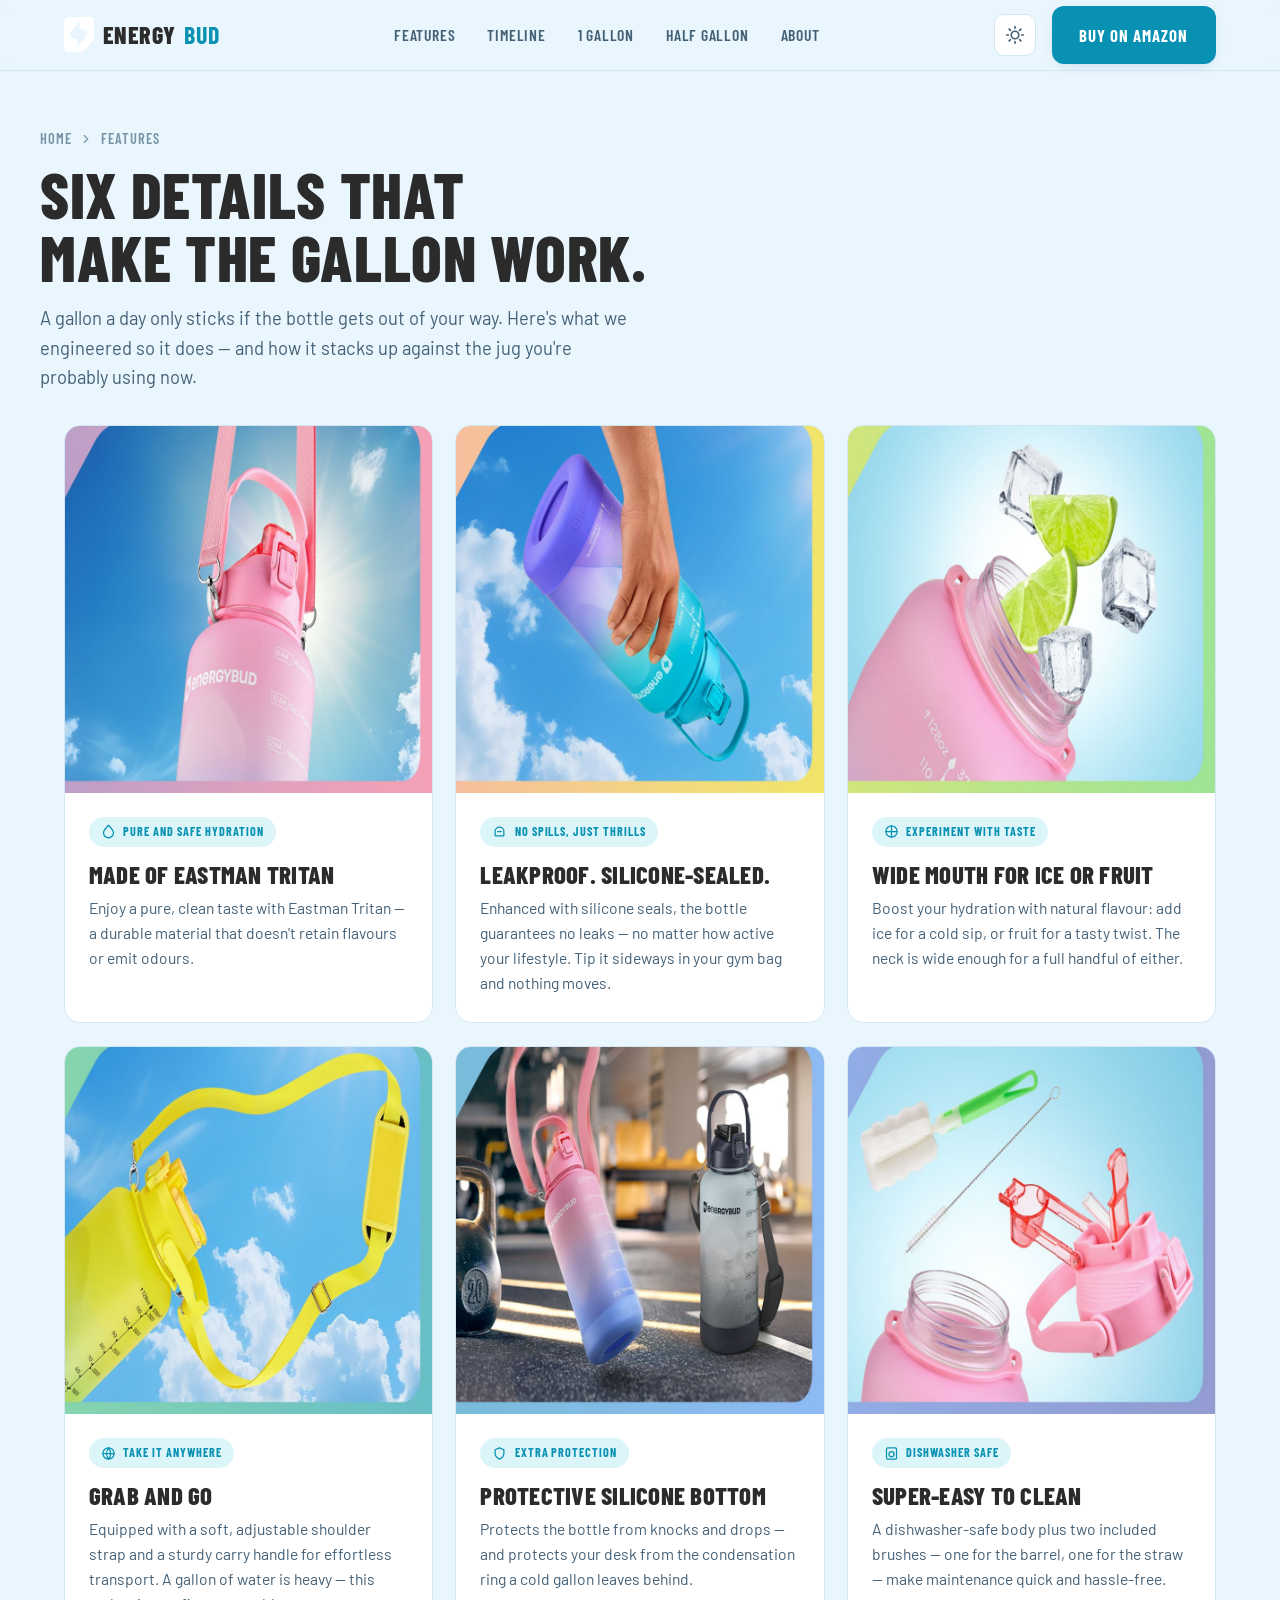
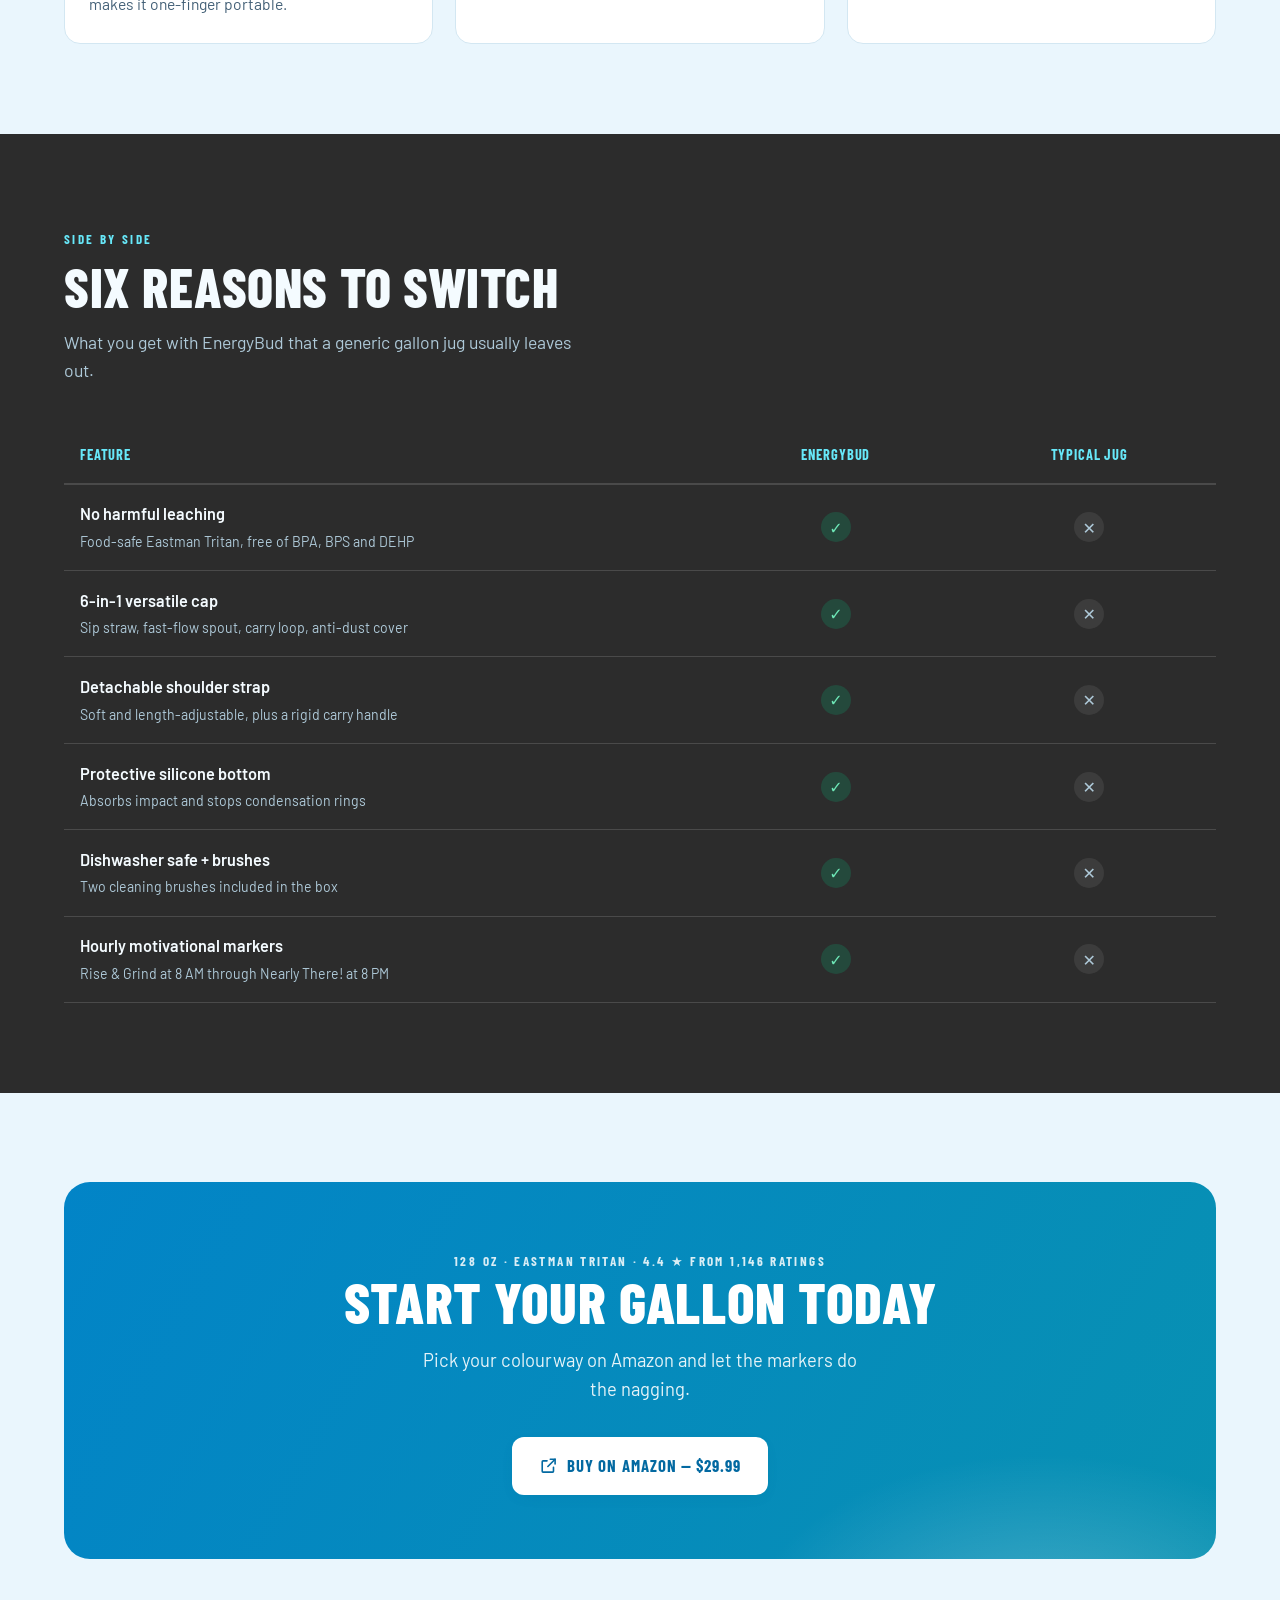
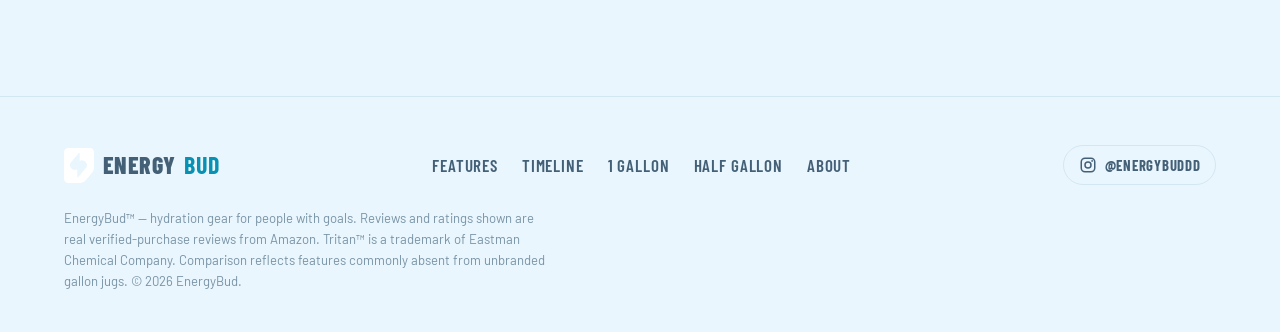
<file: sites/energybud/features.html>
<!doctype html>
<html lang="en">
<head>
<meta charset="utf-8">
<meta name="viewport" content="width=device-width, initial-scale=1">
<title>Features — EnergyBud 1 Gallon Water Bottle</title>
<meta name="description" content="Eastman Tritan, silicone-sealed leakproof cap, wide mouth for ice and fruit, adjustable shoulder strap, protective silicone bottom and dishwasher-safe cleaning. Every detail of the EnergyBud gallon.">
<link rel="icon" href="data:image/svg+xml,%3Csvg xmlns='http://www.w3.org/2000/svg' viewBox='0 0 24 24'%3E%3Cpath d='M12 2.5C12 2.5 5 10 5 15a7 7 0 0 0 14 0c0-5-7-12.5-7-12.5Z' fill='%230284C7'/%3E%3C/svg%3E">
<link rel="canonical" href="https://energybuddd.com/features.html">
<meta name="robots" content="index,follow">
<meta property="og:type" content="website">
<meta property="og:site_name" content="EnergyBud">
<meta property="og:title" content="Features — EnergyBud 1 Gallon Water Bottle">
<meta property="og:description" content="Eastman Tritan, silicone-sealed leakproof cap, wide mouth for ice and fruit, adjustable shoulder strap, protective silicone bottom and dishwasher-safe cleaning.">
<meta property="og:url" content="https://energybuddd.com/features.html">
<meta property="og:image" content="https://energybuddd.com/assets/img/f-leakproof.jpg">
<meta name="twitter:card" content="summary_large_image">
<meta name="twitter:title" content="Features — EnergyBud 1 Gallon Water Bottle">
<meta name="twitter:description" content="Every detail of the EnergyBud gallon: Tritan, leakproof cap, wide mouth, shoulder strap, silicone bottom, dishwasher safe.">
<meta name="twitter:image" content="https://energybuddd.com/assets/img/f-leakproof.jpg">
<meta name="theme-color" content="#0284C7">
<link rel="stylesheet" href="assets/fonts.css?v=5">
<link rel="stylesheet" href="assets/styles.css?v=5">
</head>
<body>

<header class="nav">
  <div class="wrap nav-in">
    <a class="brand" href="index.html" aria-label="EnergyBud home"><span class="logo-mark" role="img" aria-label="EnergyBud logo"></span>Energy<b>Bud</b></a>
    <nav class="nav-links" aria-label="Primary">
      <a href="features.html" aria-current="page">Features</a>
      <a href="index.html#timeline">Timeline</a>
      <a href="product.html">1 Gallon</a>
      <a href="half-gallon.html">Half Gallon</a>
      <a href="about.html">About</a>
    </nav>
    <div class="nav-right">
      <button class="icon-btn" id="themeToggle" aria-label="Toggle dark mode" title="Toggle theme"><svg viewBox="0 0 24 24" fill="none" stroke="currentColor" stroke-width="2" stroke-linecap="round"><circle cx="12" cy="12" r="4.5"/><path d="M12 2v2M12 20v2M4 12H2M22 12h-2M5 5l1.5 1.5M17.5 17.5 19 19M19 5l-1.5 1.5M6.5 17.5 5 19"/></svg></button>
      <a data-track="nav" class="btn btn-primary" href="https://www.amazon.com/dp/B085LL6253" target="_blank" rel="noopener">Buy on Amazon</a>
    </div>
  </div>
</header>

<main>
<div class="wrap page-hero">
  <nav class="crumbs" aria-label="Breadcrumb"><a href="index.html">Home</a><svg viewBox="0 0 24 24" fill="none" stroke="currentColor" stroke-width="2" stroke-linecap="round"><path d="m9 6 6 6-6 6"/></svg><span>Features</span></nav>
  <h1 class="page-title">Six details that<br>make the gallon work.</h1>
  <p class="lead">A gallon a day only sticks if the bottle gets out of your way. Here's what we engineered so it does — and how it stacks up against the jug you're probably using now.</p>
</div>

<!-- ============ FEATURE GRID ============ -->
<section class="band" style="padding-top:2rem">
  <div class="wrap">
    <div class="feat-grid">

      <article class="feat-card reveal">
        <div class="feat-shot"><img src="assets/img/f-tritan.jpg" alt="Pink EnergyBud bottle backlit against a blue sky" width="820" height="820" loading="lazy" decoding="async"></div>
        <div class="feat-body">
          <span class="feat-badge"><svg viewBox="0 0 24 24" fill="none" stroke="currentColor" stroke-width="2" stroke-linecap="round" stroke-linejoin="round"><path d="M12 22a8 8 0 0 0 8-8c0-3.5-3-7-8-12C7 7 4 10.5 4 14a8 8 0 0 0 8 8Z"/></svg> Pure and safe hydration</span>
          <h2>Made of Eastman Tritan</h2>
          <p>Enjoy a pure, clean taste with Eastman Tritan — a durable material that doesn't retain flavours or emit odours.</p>
        </div>
      </article>

      <article class="feat-card reveal">
        <div class="feat-shot"><img src="assets/img/f-leakproof.jpg" alt="A hand tilting a sealed EnergyBud bottle sideways in mid-air" width="820" height="820" loading="lazy" decoding="async"></div>
        <div class="feat-body">
          <span class="feat-badge"><svg viewBox="0 0 24 24" fill="none" stroke="currentColor" stroke-width="2" stroke-linecap="round" stroke-linejoin="round"><path d="M5 12a7 7 0 0 1 14 0v6a1 1 0 0 1-1 1H6a1 1 0 0 1-1-1z"/><path d="M9 12h6"/></svg> No spills, just thrills</span>
          <h2>Leakproof. Silicone-sealed.</h2>
          <p>Enhanced with silicone seals, the bottle guarantees no leaks — no matter how active your lifestyle. Tip it sideways in your gym bag and nothing moves.</p>
        </div>
      </article>

      <article class="feat-card reveal">
        <div class="feat-shot"><img src="assets/img/f-widemouth.jpg" alt="Ice cubes and lime wedges falling into the wide neck of the bottle" width="820" height="820" loading="lazy" decoding="async"></div>
        <div class="feat-body">
          <span class="feat-badge"><svg viewBox="0 0 24 24" fill="none" stroke="currentColor" stroke-width="2" stroke-linecap="round" stroke-linejoin="round"><circle cx="12" cy="12" r="9"/><path d="M12 3v18M3 12h18"/></svg> Experiment with taste</span>
          <h2>Wide mouth for ice or fruit</h2>
          <p>Boost your hydration with natural flavour: add ice for a cold sip, or fruit for a tasty twist. The neck is wide enough for a full handful of either.</p>
        </div>
      </article>

      <article class="feat-card reveal">
        <div class="feat-shot"><img src="assets/img/f-strap.jpg" alt="Yellow EnergyBud bottle with its adjustable shoulder strap extended" width="820" height="820" loading="lazy" decoding="async"></div>
        <div class="feat-body">
          <span class="feat-badge"><svg viewBox="0 0 24 24" fill="none" stroke="currentColor" stroke-width="2" stroke-linecap="round" stroke-linejoin="round"><circle cx="12" cy="12" r="9"/><path d="M3 12h18M12 3a15 15 0 0 1 0 18a15 15 0 0 1 0-18Z"/></svg> Take it anywhere</span>
          <h2>Grab and go</h2>
          <p>Equipped with a soft, adjustable shoulder strap and a sturdy carry handle for effortless transport. A gallon of water is heavy — this makes it one-finger portable.</p>
        </div>
      </article>

      <article class="feat-card reveal">
        <div class="feat-shot"><img src="assets/img/f-silicone.jpg" alt="Two EnergyBud bottles standing on a gym floor beside a kettlebell" width="820" height="820" loading="lazy" decoding="async"></div>
        <div class="feat-body">
          <span class="feat-badge"><svg viewBox="0 0 24 24" fill="none" stroke="currentColor" stroke-width="2" stroke-linecap="round" stroke-linejoin="round"><path d="M12 3l7 3v6c0 4-3 7-7 9-4-2-7-5-7-9V6z"/></svg> Extra protection</span>
          <h2>Protective silicone bottom</h2>
          <p>Protects the bottle from knocks and drops — and protects your desk from the condensation ring a cold gallon leaves behind.</p>
        </div>
      </article>

      <article class="feat-card reveal">
        <div class="feat-shot"><img src="assets/img/f-clean.jpg" alt="The bottle's cap, straw and two included cleaning brushes" width="820" height="820" loading="lazy" decoding="async"></div>
        <div class="feat-body">
          <span class="feat-badge"><svg viewBox="0 0 24 24" fill="none" stroke="currentColor" stroke-width="2" stroke-linecap="round" stroke-linejoin="round"><rect x="4" y="3" width="16" height="18" rx="2"/><circle cx="12" cy="13" r="4"/></svg> Dishwasher safe</span>
          <h2>Super-easy to clean</h2>
          <p>A dishwasher-safe body plus two included brushes — one for the barrel, one for the straw — make maintenance quick and hassle-free.</p>
        </div>
      </article>

    </div>
  </div>
</section>

<!-- ============ COMPARISON ============ -->
<section class="band timeline-band">
  <div class="wrap">
    <div class="sec-head reveal">
      <span class="eyebrow">Side by side</span>
      <h2>Six reasons to switch</h2>
      <p>What you get with EnergyBud that a generic gallon jug usually leaves out.</p>
    </div>
    <div class="table-scroll reveal">
      <table class="compare">
        <caption class="sr-only">Feature comparison between the EnergyBud 1 gallon bottle and a typical gallon jug</caption>
        <thead>
          <tr><th scope="col">Feature</th><th scope="col">EnergyBud</th><th scope="col">Typical jug</th></tr>
        </thead>
        <tbody>
          <tr>
            <th scope="row">No harmful leaching<span>Food-safe Eastman Tritan, free of BPA, BPS and DEHP</span></th>
            <td><span class="yes" role="img" aria-label="Yes">✓</span></td>
            <td><span class="no" role="img" aria-label="No">✕</span></td>
          </tr>
          <tr>
            <th scope="row">6-in-1 versatile cap<span>Sip straw, fast-flow spout, carry loop, anti-dust cover</span></th>
            <td><span class="yes" role="img" aria-label="Yes">✓</span></td>
            <td><span class="no" role="img" aria-label="No">✕</span></td>
          </tr>
          <tr>
            <th scope="row">Detachable shoulder strap<span>Soft and length-adjustable, plus a rigid carry handle</span></th>
            <td><span class="yes" role="img" aria-label="Yes">✓</span></td>
            <td><span class="no" role="img" aria-label="No">✕</span></td>
          </tr>
          <tr>
            <th scope="row">Protective silicone bottom<span>Absorbs impact and stops condensation rings</span></th>
            <td><span class="yes" role="img" aria-label="Yes">✓</span></td>
            <td><span class="no" role="img" aria-label="No">✕</span></td>
          </tr>
          <tr>
            <th scope="row">Dishwasher safe + brushes<span>Two cleaning brushes included in the box</span></th>
            <td><span class="yes" role="img" aria-label="Yes">✓</span></td>
            <td><span class="no" role="img" aria-label="No">✕</span></td>
          </tr>
          <tr>
            <th scope="row">Hourly motivational markers<span>Rise &amp; Grind at 8 AM through Nearly There! at 8 PM</span></th>
            <td><span class="yes" role="img" aria-label="Yes">✓</span></td>
            <td><span class="no" role="img" aria-label="No">✕</span></td>
          </tr>
        </tbody>
      </table>
    </div>
  </div>
</section>

<!-- ============ CTA ============ -->
<section class="band">
  <div class="wrap">
    <div class="cta-band reveal">
      <span class="eyebrow" style="color:rgba(255,255,255,.85)">128 oz · Eastman Tritan · 4.4 ★ from 1,146 ratings</span>
      <h2>Start your gallon today</h2>
      <p>Pick your colourway on Amazon and let the markers do the nagging.</p>
      <a data-track="page-cta" class="btn btn-primary" href="https://www.amazon.com/dp/B085LL6253" target="_blank" rel="noopener"><svg viewBox="0 0 24 24" fill="none" stroke="currentColor" stroke-width="2" stroke-linecap="round" stroke-linejoin="round" aria-hidden="true"><path d="M14 4h6v6"/><path d="M20 4 11 13"/><path d="M18 14v5a1 1 0 0 1-1 1H5a1 1 0 0 1-1-1V7a1 1 0 0 1 1-1h5"/></svg> Buy on Amazon — $29.99</a>
    </div>
  </div>
</section>
</main>

<footer>
  <div class="wrap">
    <div class="foot-in">
      <a class="brand" href="index.html"><span class="logo-mark" role="img" aria-label="EnergyBud logo"></span>Energy<b>Bud</b></a>
      <nav class="foot-links" aria-label="Footer"><a href="features.html">Features</a><a href="index.html#timeline">Timeline</a><a href="product.html">1 Gallon</a><a href="half-gallon.html">Half Gallon</a><a href="about.html">About</a></nav>
      <a class="social" href="https://www.instagram.com/energybuddd/" target="_blank" rel="noopener" aria-label="EnergyBud on Instagram"><svg viewBox="0 0 24 24" fill="none" stroke="currentColor" stroke-width="2" stroke-linecap="round" stroke-linejoin="round" aria-hidden="true"><rect x="3" y="3" width="18" height="18" rx="5"/><circle cx="12" cy="12" r="4"/><circle cx="17.5" cy="6.5" r="1.2" fill="currentColor" stroke="none"/></svg><span>@energybuddd</span></a>
    </div>
    <p class="foot-note">EnergyBud™ — hydration gear for people with goals. Reviews and ratings shown are real verified-purchase reviews from Amazon. Tritan™ is a trademark of Eastman Chemical Company. Comparison reflects features commonly absent from unbranded gallon jugs. © 2026 EnergyBud.</p>
  </div>
</footer>

<script src="assets/app.js?v=5"></script>
</body>
</html>
</file>
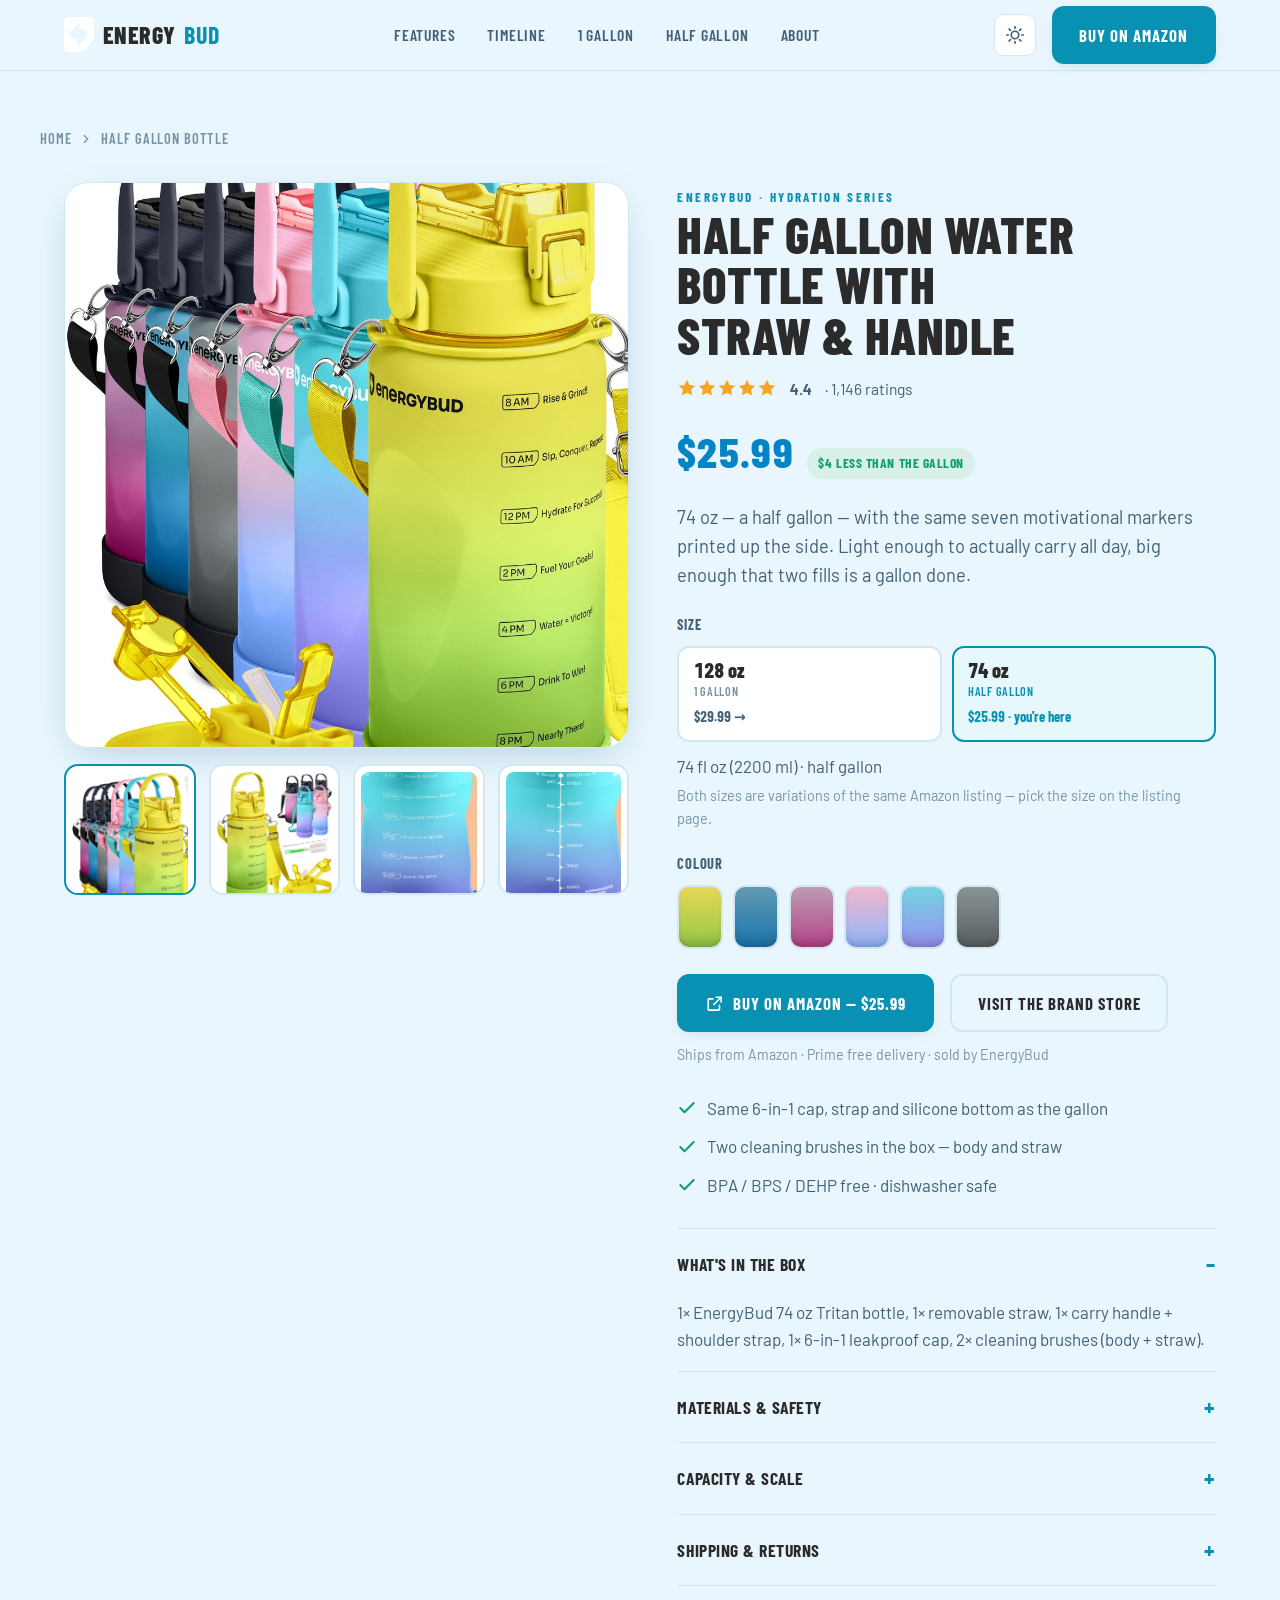
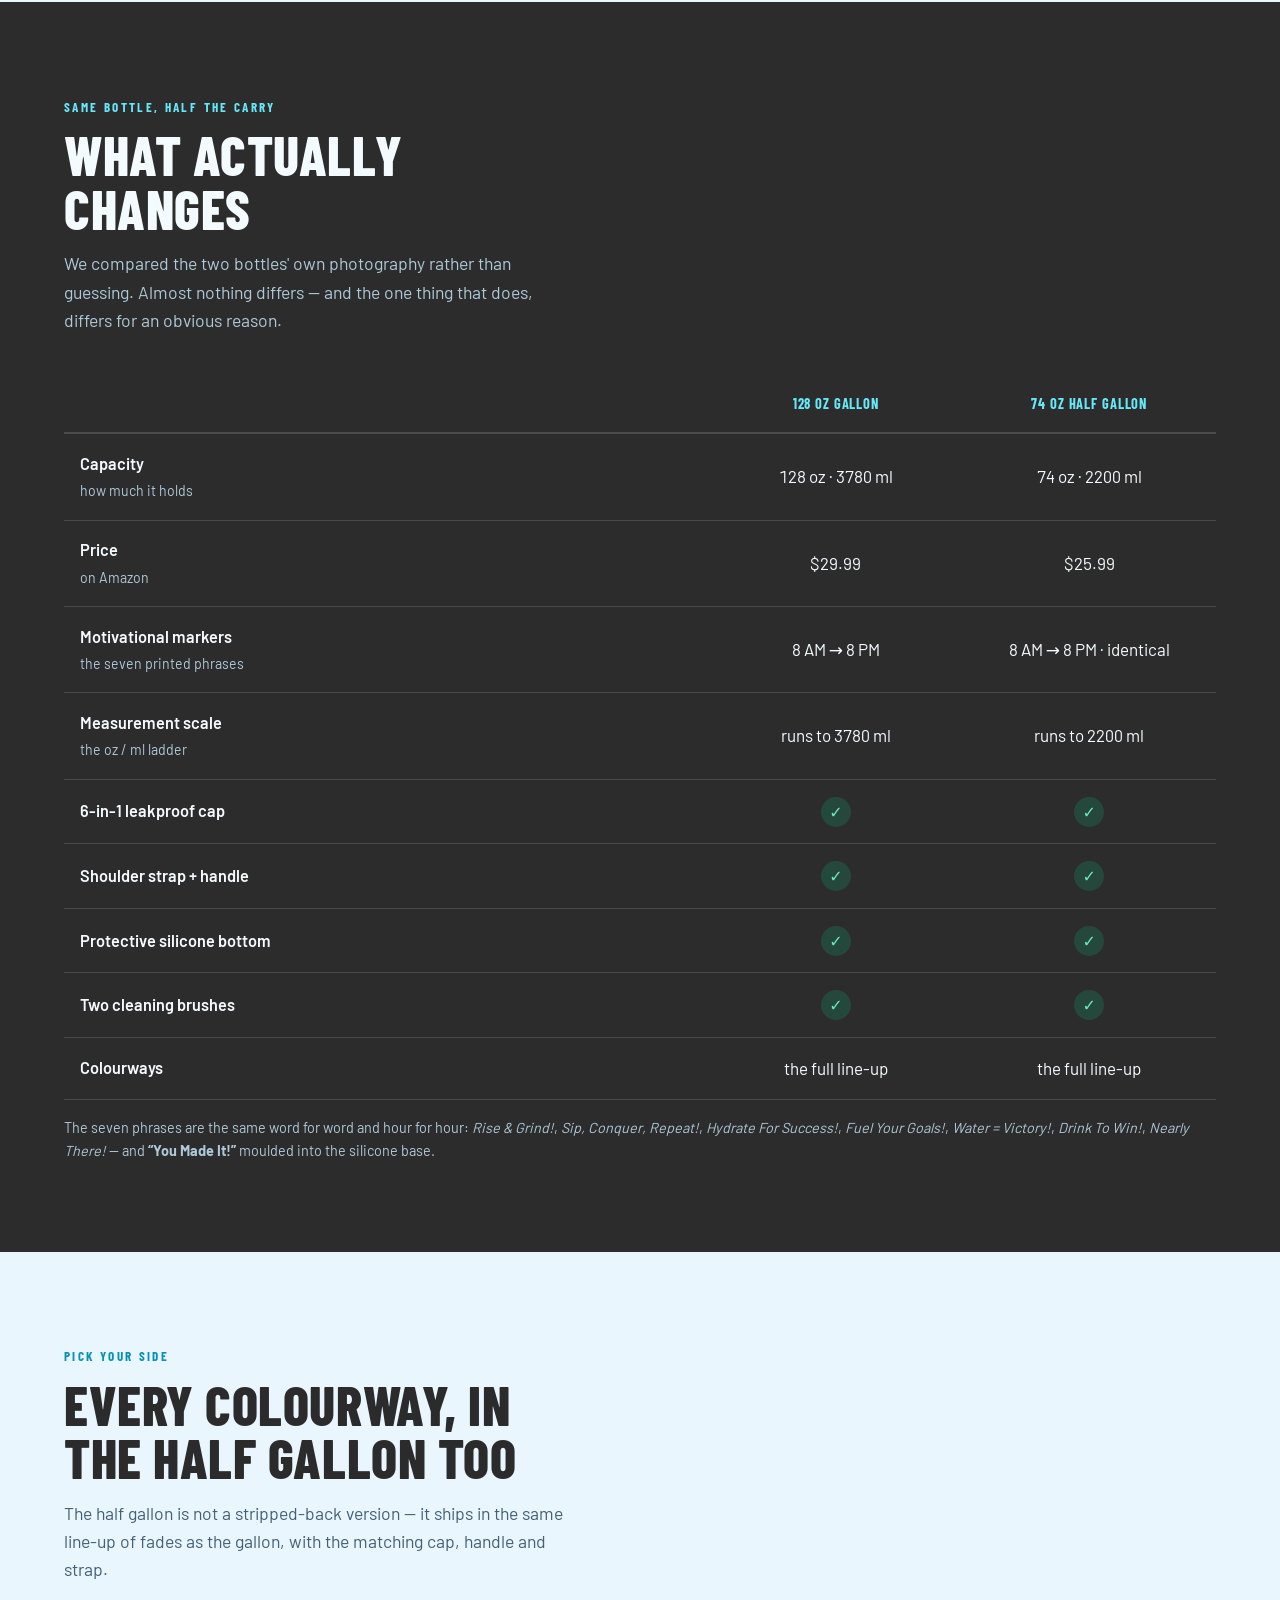
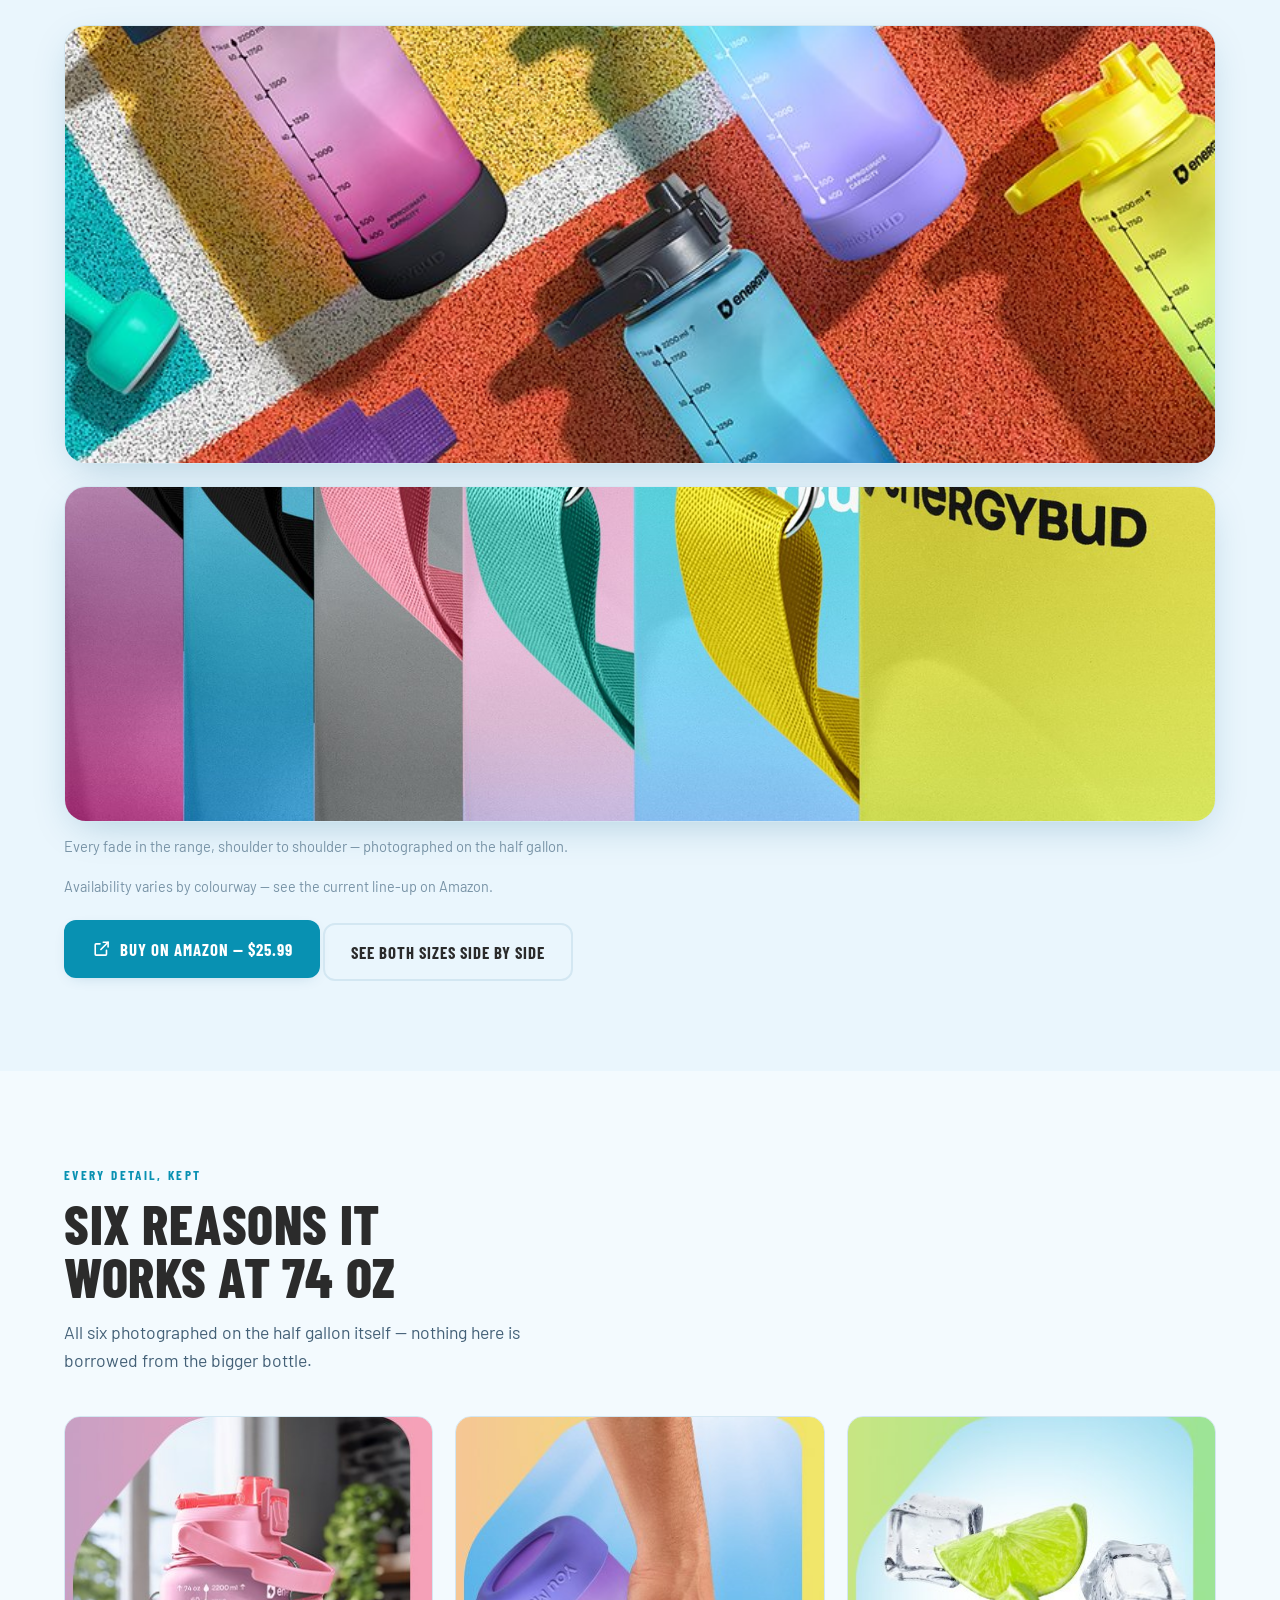
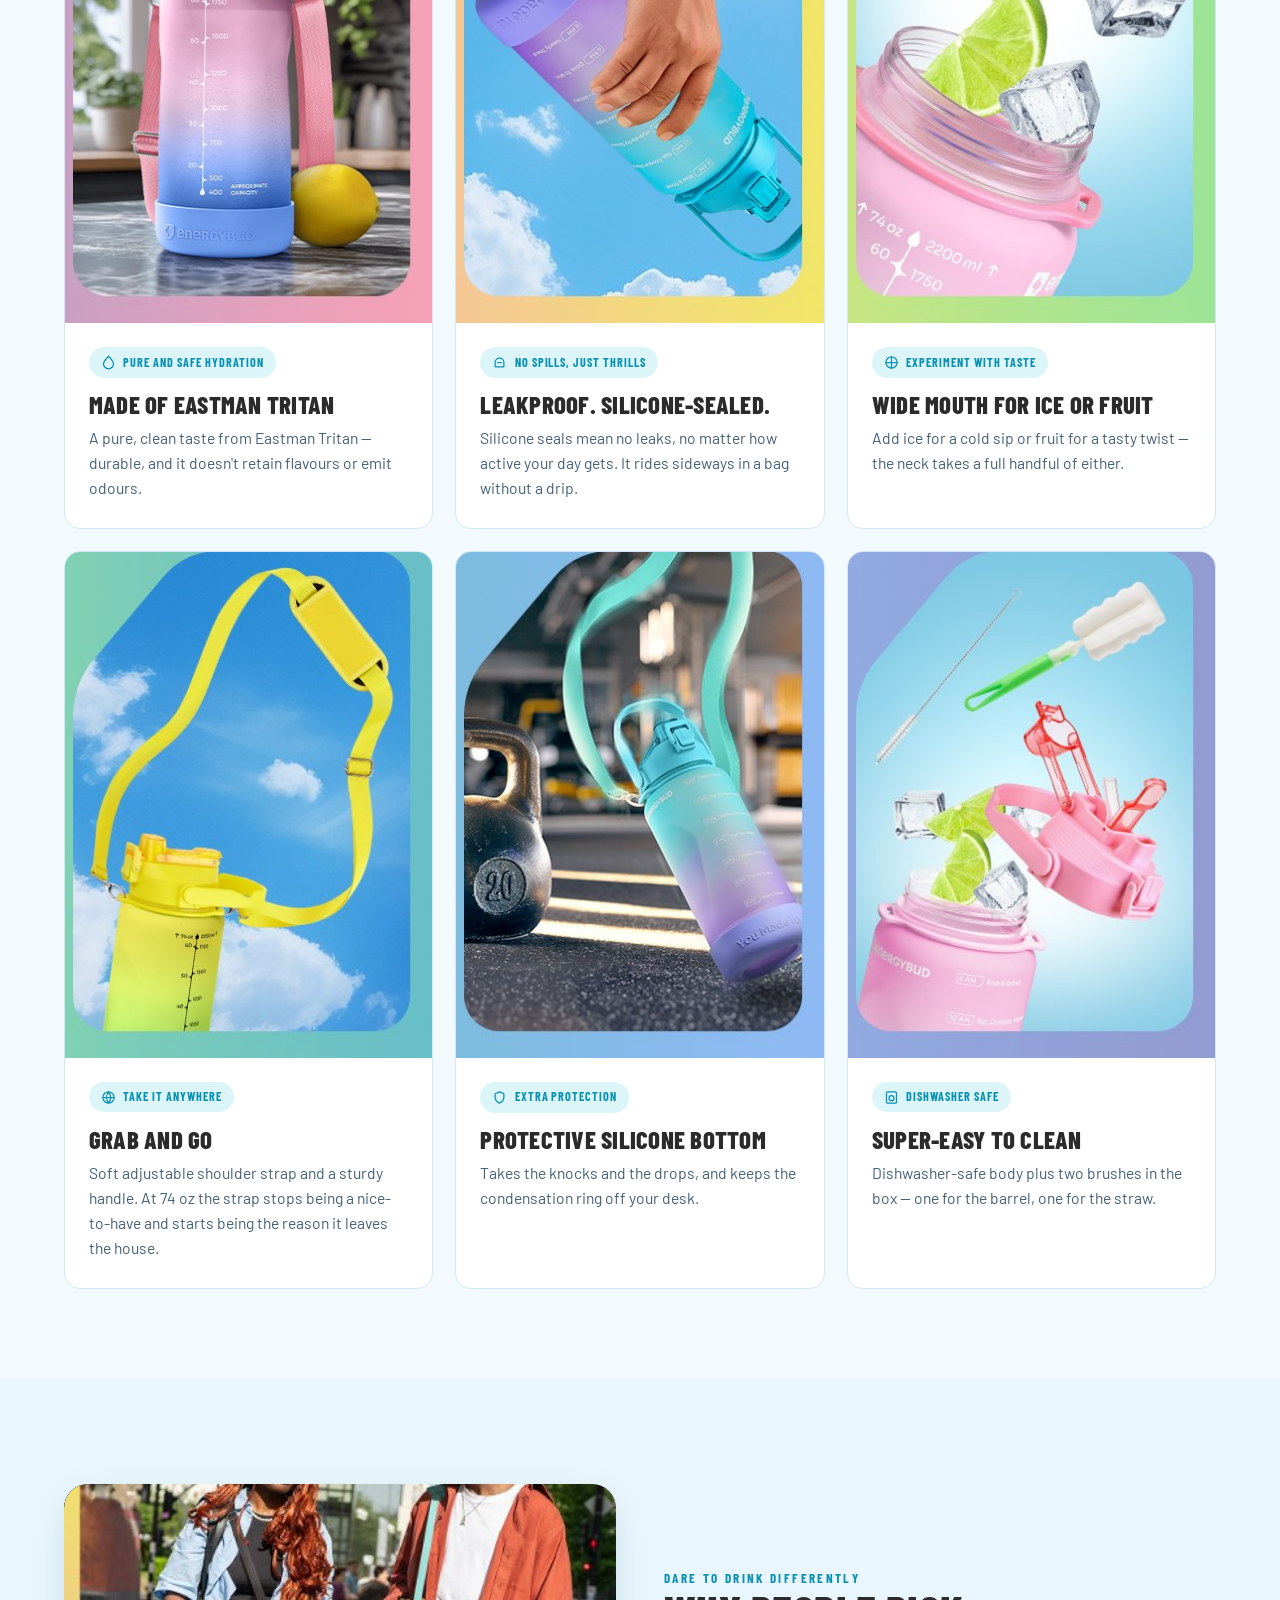
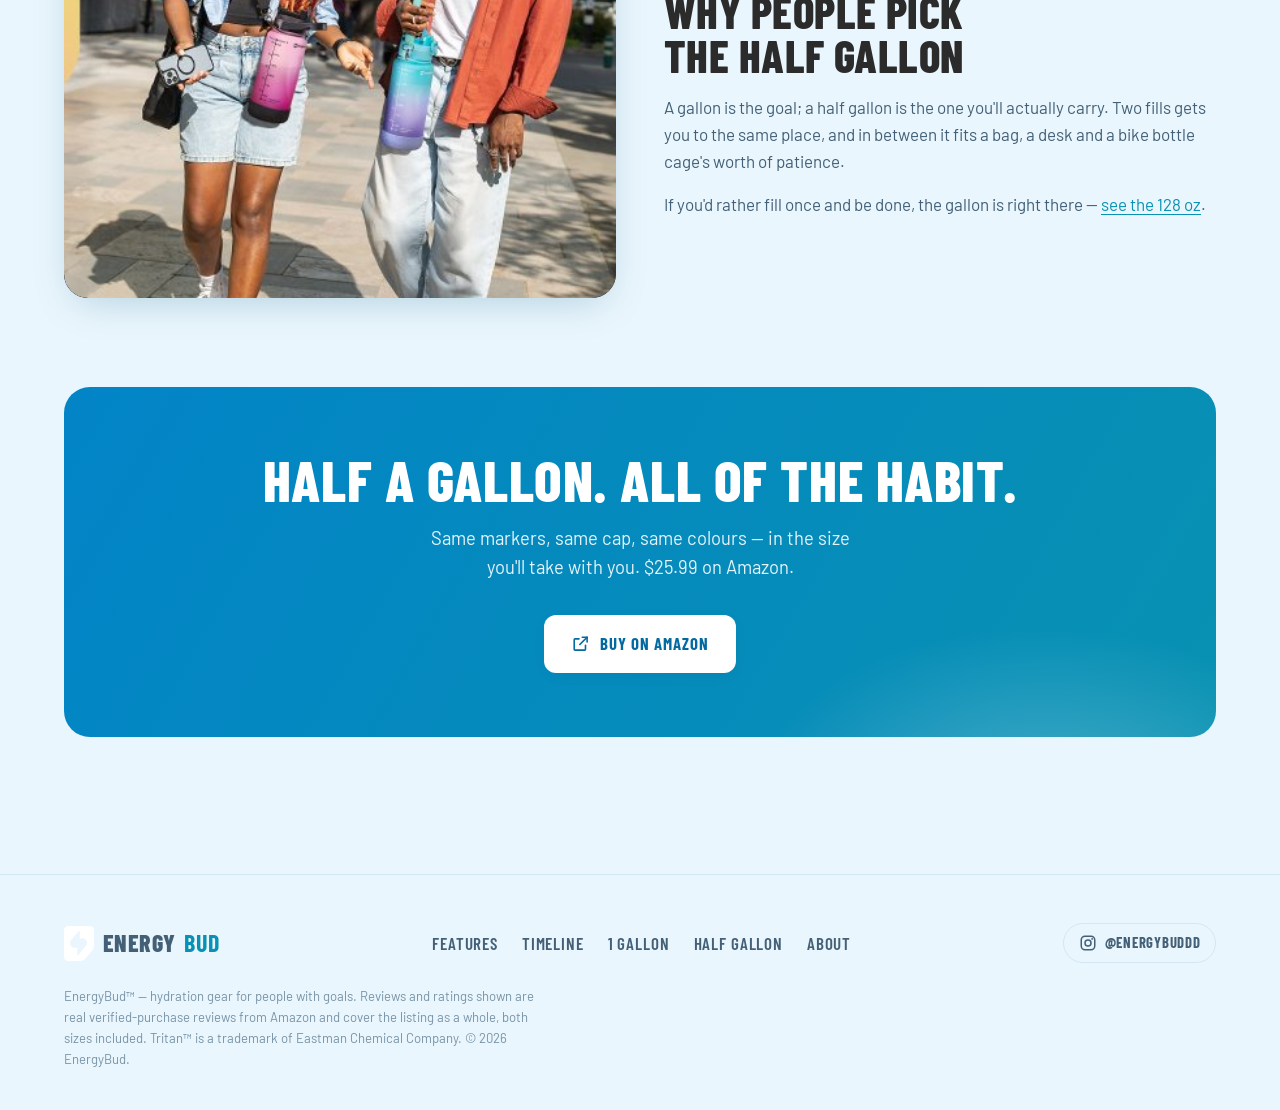
<file: sites/energybud/half-gallon.html>
<!doctype html>
<html lang="en">
<head>
<meta charset="utf-8">
<meta name="viewport" content="width=device-width, initial-scale=1">
<title>EnergyBud Half Gallon Water Bottle — 74 oz Motivational Jug</title>
<meta name="description" content="The EnergyBud half gallon (74 oz / 2200 ml) motivational water bottle. Same seven time markers and 6-in-1 leakproof cap as the gallon, in a bottle you can carry all day. Eastman Tritan, BPA/BPS/DEHP-free.">
<link rel="icon" href="data:image/svg+xml,%3Csvg xmlns='http://www.w3.org/2000/svg' viewBox='0 0 24 24'%3E%3Cpath d='M12 2.5C12 2.5 5 10 5 15a7 7 0 0 0 14 0c0-5-7-12.5-7-12.5Z' fill='%230284C7'/%3E%3C/svg%3E">
<link rel="canonical" href="https://energybuddd.com/half-gallon.html">
<meta name="robots" content="index,follow">
<meta property="og:type" content="website">
<meta property="og:site_name" content="EnergyBud">
<meta property="og:title" content="EnergyBud Half Gallon Water Bottle — 74 oz Motivational Jug">
<meta property="og:description" content="Same seven time markers, same 6-in-1 leakproof cap, half the carry. 74 oz / 2200 ml of Eastman Tritan, in the full colourway line-up.">
<meta property="og:url" content="https://energybuddd.com/half-gallon.html">
<meta property="og:image" content="https://energybuddd.com/assets/img/hg-hero.jpg">
<meta name="twitter:card" content="summary_large_image">
<meta name="twitter:title" content="EnergyBud Half Gallon Water Bottle — 74 oz Motivational Jug">
<meta name="twitter:description" content="Same seven time markers, same 6-in-1 leakproof cap, half the carry. 74 oz / 2200 ml of Eastman Tritan.">
<meta name="twitter:image" content="https://energybuddd.com/assets/img/hg-hero.jpg">
<meta name="theme-color" content="#0284C7">
<script type="application/ld+json">
{"@context":"https://schema.org","@type":"Product",
 "name":"EnergyBud Half Gallon Water Bottle With Straw and Handle",
 "image":["https://energybuddd.com/assets/img/hg-hero.jpg","https://energybuddd.com/assets/img/hg-main.jpg","https://energybuddd.com/assets/img/hg-kit.jpg"],
 "description":"Half gallon (74 oz / 2200 ml) motivational water bottle with hourly time markers. Eastman Tritan Copolyester, BPA/BPS/DEHP free, 6-in-1 leakproof cap, removable straw and handle, 2 cleaning brushes.",
 "brand":{"@type":"Brand","name":"EnergyBud"},
 "material":"Eastman Tritan Copolyester",
 "isSimilarTo":{"@type":"Product","name":"EnergyBud 1 Gallon Water Bottle With Straw and Handle","url":"https://energybuddd.com/product.html"},
 "aggregateRating":{"@type":"AggregateRating","ratingValue":"4.4","reviewCount":"1146"},
 "offers":{"@type":"Offer","url":"https://www.amazon.com/dp/B085LL6253","priceCurrency":"USD","price":"25.99","availability":"https://schema.org/InStock","seller":{"@type":"Organization","name":"EnergyBud"}}}
</script>
<link rel="stylesheet" href="assets/fonts.css?v=5">
<link rel="stylesheet" href="assets/styles.css?v=5">
</head>
<body>

<header class="nav">
  <div class="wrap nav-in">
    <a class="brand" href="index.html" aria-label="EnergyBud home"><span class="logo-mark" role="img" aria-label="EnergyBud logo"></span>Energy<b>Bud</b></a>
    <nav class="nav-links" aria-label="Primary">
      <a href="features.html">Features</a>
      <a href="index.html#timeline">Timeline</a>
      <a href="product.html">1 Gallon</a>
      <a href="half-gallon.html" aria-current="page">Half Gallon</a>
      <a href="about.html">About</a>
    </nav>
    <div class="nav-right">
      <button class="icon-btn" id="themeToggle" aria-label="Toggle dark mode" title="Toggle theme"><svg viewBox="0 0 24 24" fill="none" stroke="currentColor" stroke-width="2" stroke-linecap="round"><circle cx="12" cy="12" r="4.5"/><path d="M12 2v2M12 20v2M4 12H2M22 12h-2M5 5l1.5 1.5M17.5 17.5 19 19M19 5l-1.5 1.5M6.5 17.5 5 19"/></svg></button>
      <a data-track="hg-nav" class="btn btn-primary" href="https://www.amazon.com/dp/B085LL6253" target="_blank" rel="noopener">Buy on Amazon</a>
    </div>
  </div>
</header>

<main>
<div class="wrap page-hero">
  <nav class="crumbs" aria-label="Breadcrumb">
    <a href="index.html">Home</a>
    <svg viewBox="0 0 24 24" fill="none" stroke="currentColor" stroke-width="2" stroke-linecap="round"><path d="m9 6 6 6-6 6"/></svg>
    <span>Half Gallon Bottle</span>
  </nav>
</div>

<section class="wrap">
  <div class="pdp" id="pdp">
    <!-- Gallery -->
    <div class="gallery">
      <div class="gallery-main" id="galleryMain">
        <div class="shot">
          <img class="shot-img" src="assets/img/hg-hero.jpg" alt="EnergyBud half gallon bottle in lime, with the rest of the colourway line-up behind it" width="1000" height="1440" loading="eager" decoding="async">
          <svg viewBox="0 0 260 340" role="img" aria-label="EnergyBud half-gallon bottle">
            <defs><linearGradient id="hgmain" x1="0" y1="0" x2="0" y2="1"><stop offset="0" stop-color="#E2E007"/><stop offset="1" stop-color="#A0CA18"/></linearGradient></defs>
            <rect x="104" y="60" width="52" height="26" rx="8" fill="var(--accent)"/>
            <rect x="112" y="48" width="18" height="20" rx="6" fill="var(--blue-700)"/>
            <path d="M70 110 h120 a26 26 0 0 1 26 26 v150 a26 26 0 0 1 -26 26 h-120 a26 26 0 0 1 -26 -26 v-150 a26 26 0 0 1 26 -26 z" fill="url(#hgmain)"/>
            <rect x="76" y="140" width="96" height="120" rx="12" fill="rgba(255,255,255,.16)"/>
            <g font-family="Barlow Condensed, sans-serif" font-weight="700" font-size="12" fill="rgba(0,0,0,.62)" text-anchor="start">
              <g><line x1="82" y1="150" x2="98" y2="150" stroke="rgba(0,0,0,.4)" stroke-width="2"/><text x="102" y="154">8A · Rise &amp; Grind</text></g>
              <g><line x1="82" y1="190" x2="98" y2="190" stroke="rgba(0,0,0,.4)" stroke-width="2"/><text x="102" y="194">12P · Hydrate</text></g>
              <g><line x1="82" y1="230" x2="98" y2="230" stroke="rgba(0,0,0,.4)" stroke-width="2"/><text x="102" y="234">4P · Victory</text></g>
              <g><line x1="82" y1="270" x2="98" y2="270" stroke="rgba(0,0,0,.4)" stroke-width="2"/><text x="102" y="274">8P · Nearly There</text></g>
            </g>
          </svg>
        </div>
      </div>
      <div class="thumbs" role="group" aria-label="Choose a product view">
        <button class="thumb" aria-pressed="true" data-img="assets/img/hg-hero.jpg" aria-label="View: the half gallon and its colourways">
          <img src="assets/img/hg-hero.jpg" alt="" width="1000" height="1440" loading="lazy" decoding="async">
        </button>
        <button class="thumb" aria-pressed="false" data-img="assets/img/hg-kit.jpg" aria-label="View: everything in the box">
          <img src="assets/img/hg-kit.jpg" alt="" width="1000" height="1143" loading="lazy" decoding="async">
        </button>
        <button class="thumb" aria-pressed="false" data-img="assets/img/hg-main.jpg" aria-label="View: the motivational time markers">
          <img src="assets/img/hg-main.jpg" alt="" width="1000" height="1150" loading="lazy" decoding="async">
        </button>
        <button class="thumb" aria-pressed="false" data-img="assets/img/hg-alt.jpg" aria-label="View: the 74 oz / 2200 ml measurement scale">
          <img src="assets/img/hg-alt.jpg" alt="" width="1000" height="1150" loading="lazy" decoding="async">
        </button>
      </div>
    </div>

    <!-- Info -->
    <div class="pdp-info">
      <span class="eyebrow">EnergyBud · Hydration Series</span>
      <h1>Half Gallon Water Bottle With Straw &amp; Handle</h1>
      <div class="rating-row" style="margin-top:1rem">
        <span class="stars" aria-hidden="true"><svg viewBox="0 0 24 24" fill="currentColor"><path d="M12 2l3 6.3 6.9 1-5 4.9 1.2 6.8L12 17.8 5.9 21l1.2-6.8-5-4.9 6.9-1z"/></svg><svg viewBox="0 0 24 24" fill="currentColor"><path d="M12 2l3 6.3 6.9 1-5 4.9 1.2 6.8L12 17.8 5.9 21l1.2-6.8-5-4.9 6.9-1z"/></svg><svg viewBox="0 0 24 24" fill="currentColor"><path d="M12 2l3 6.3 6.9 1-5 4.9 1.2 6.8L12 17.8 5.9 21l1.2-6.8-5-4.9 6.9-1z"/></svg><svg viewBox="0 0 24 24" fill="currentColor"><path d="M12 2l3 6.3 6.9 1-5 4.9 1.2 6.8L12 17.8 5.9 21l1.2-6.8-5-4.9 6.9-1z"/></svg><svg viewBox="0 0 24 24" fill="currentColor"><path d="M12 2l3 6.3 6.9 1-5 4.9 1.2 6.8L12 17.8 5.9 21l1.2-6.8-5-4.9 6.9-1z"/></svg></span>
        <strong class="tnum">4.4</strong> · 1,146 ratings
      </div>
      <div class="price-row">
        <span class="price tnum">$25.99</span>
        <span class="save-pill">$4 less than the gallon</span>
      </div>
      <p class="lead" style="margin-top:0">74 oz — a half gallon — with the same seven motivational markers printed up the side. Light enough to actually carry all day, big enough that two fills is a gallon done.</p>

      <p class="opt-label">Size</p>
      <div class="size-toggle" role="group" aria-label="Choose a size">
        <a class="size-opt" href="product.html"><b class="tnum">128 oz</b><span>1 gallon</span><em class="tnum">$29.99 &rarr;</em></a>
        <div class="size-opt" aria-current="true"><b class="tnum">74 oz</b><span>half gallon</span><em class="tnum">$25.99 · you're here</em></div>
      </div>
      <p style="color:var(--text-soft);margin-top:.7rem">74 fl oz (2200 ml) · half gallon</p>
      <p style="color:var(--text-faint);font-size:.9rem;margin-top:.2rem">Both sizes are variations of the same Amazon listing — pick the size on the listing page.</p>

      <!-- Colour picker. Each swatch is switched on only when its photo exists in
           assets/img/colors/ ; the whole block stays hidden until at least one does.
           Drop in <slug>-74.jpg (1000x1440, same framing as the gallery) to light one up. -->
      <div class="color-pick" id="colorPick" data-size="74" hidden>
        <p class="opt-label">Colour</p>
        <div class="cp-row" role="group" aria-label="Choose a colourway">
          <button type="button" class="cp" data-name="Lime Fade" data-slug="lime" data-photo="assets/img/colors/lime-74.jpg" style="--a:#E7D755;--b:#94C748" aria-pressed="false" aria-label="Lime Fade"></button>
          <button type="button" class="cp" data-name="Blue &amp; Black" data-slug="blue" data-photo="assets/img/colors/blue-74.jpg" style="--a:#619AB1;--b:#1B75AD" aria-pressed="false" aria-label="Blue &amp; Black"></button>
          <button type="button" class="cp" data-name="Pink Fade" data-slug="pink" data-photo="assets/img/colors/pink-74.jpg" style="--a:#BE9BB3;--b:#B44588" aria-pressed="false" aria-label="Pink Fade"></button>
          <button type="button" class="cp" data-name="Violet Fade" data-slug="violet" data-photo="assets/img/colors/violet-74.jpg" style="--a:#F2B7CE;--b:#90B6F9" aria-pressed="false" aria-label="Violet Fade"></button>
          <button type="button" class="cp" data-name="Turquoise" data-slug="turquoise" data-photo="assets/img/colors/turquoise-74.jpg" style="--a:#75D4E0;--b:#9591F0" aria-pressed="false" aria-label="Turquoise"></button>
          <button type="button" class="cp" data-name="Graphite" data-slug="graphite" data-photo="assets/img/colors/graphite-74.jpg" style="--a:#899497;--b:#595E61" aria-pressed="false" aria-label="Graphite"></button>
        </div>
        <p class="cp-name" id="cpName"></p>
      </div>

      <div class="buy-actions">
        <a data-track="hg-buy" class="btn btn-primary" href="https://www.amazon.com/dp/B085LL6253" target="_blank" rel="noopener"><svg viewBox="0 0 24 24" fill="none" stroke="currentColor" stroke-width="2" stroke-linecap="round" stroke-linejoin="round" aria-hidden="true"><path d="M14 4h6v6"/><path d="M20 4 11 13"/><path d="M18 14v5a1 1 0 0 1-1 1H5a1 1 0 0 1-1-1V7a1 1 0 0 1 1-1h5"/></svg> Buy on Amazon — $25.99</a>
        <a data-track="hg-store" class="btn btn-ghost" href="https://www.amazon.com/stores/ENERGYBUD/page/EEC9B1DF-EBF8-4E41-84A1-8D701AD72783" target="_blank" rel="noopener">Visit the brand store</a>
      </div>
      <p style="color:var(--text-faint);font-size:.88rem;margin-top:.7rem">Ships from Amazon · Prime free delivery · sold by EnergyBud</p>

      <ul class="trust-list">
        <li><svg viewBox="0 0 24 24" fill="none" stroke="currentColor" stroke-width="2.5" stroke-linecap="round" stroke-linejoin="round"><path d="M20 6 9 17l-5-5"/></svg> Same 6-in-1 cap, strap and silicone bottom as the gallon</li>
        <li><svg viewBox="0 0 24 24" fill="none" stroke="currentColor" stroke-width="2.5" stroke-linecap="round" stroke-linejoin="round"><path d="M20 6 9 17l-5-5"/></svg> Two cleaning brushes in the box — body and straw</li>
        <li><svg viewBox="0 0 24 24" fill="none" stroke="currentColor" stroke-width="2.5" stroke-linecap="round" stroke-linejoin="round"><path d="M20 6 9 17l-5-5"/></svg> BPA / BPS / DEHP free · dishwasher safe</li>
      </ul>

      <div class="accordion">
        <details open><summary>What's in the box</summary><p>1× EnergyBud 74 oz Tritan bottle, 1× removable straw, 1× carry handle + shoulder strap, 1× 6-in-1 leakproof cap, 2× cleaning brushes (body + straw).</p></details>
        <details><summary>Materials &amp; safety</summary><p>Body molded from Eastman Tritan™ copolyester — impact-resistant, taste- and odor-neutral, and free of BPA, BPS and DEHP. Food-safe and top-rack dishwasher safe.</p></details>
        <details><summary>Capacity &amp; scale</summary><p>74 fl oz (2200 ml), half a US gallon. The measurement scale printed up the side runs to 74 oz / 2200 ml — that is the one thing that differs from the gallon, which runs to 128 oz / 3780 ml. The seven motivational markers are identical on both.</p></details>
        <details><summary>Shipping &amp; returns</summary><p>Sold by EnergyBud and fulfilled by Amazon, with Prime free delivery where eligible. Shipping speed, returns, refunds and replacements all follow the terms shown on the Amazon listing at checkout.</p></details>
      </div>
    </div>
  </div>
</section>

<!-- ============ GALLON vs HALF GALLON ============ -->
<section class="band timeline-band">
  <div class="wrap">
    <div class="sec-head reveal">
      <span class="eyebrow">Same bottle, half the carry</span>
      <h2>What actually changes</h2>
      <p>We compared the two bottles' own photography rather than guessing. Almost nothing differs —
        and the one thing that does, differs for an obvious reason.</p>
    </div>
    <div class="table-scroll reveal">
      <table class="compare">
        <thead>
          <tr><th scope="col">&nbsp;</th><th scope="col">128 oz gallon</th><th scope="col">74 oz half gallon</th></tr>
        </thead>
        <tbody>
          <tr><th scope="row">Capacity <span>how much it holds</span></th><td class="tnum">128 oz · 3780 ml</td><td class="tnum">74 oz · 2200 ml</td></tr>
          <tr><th scope="row">Price <span>on Amazon</span></th><td class="tnum">$29.99</td><td class="tnum">$25.99</td></tr>
          <tr><th scope="row">Motivational markers <span>the seven printed phrases</span></th><td>8 AM → 8 PM</td><td>8 AM → 8 PM · identical</td></tr>
          <tr><th scope="row">Measurement scale <span>the oz / ml ladder</span></th><td class="tnum">runs to 3780 ml</td><td class="tnum">runs to 2200 ml</td></tr>
          <tr><th scope="row">6-in-1 leakproof cap</th><td><span class="yes" aria-hidden="true">✓</span><span class="sr-only">Yes</span></td><td><span class="yes" aria-hidden="true">✓</span><span class="sr-only">Yes</span></td></tr>
          <tr><th scope="row">Shoulder strap + handle</th><td><span class="yes" aria-hidden="true">✓</span><span class="sr-only">Yes</span></td><td><span class="yes" aria-hidden="true">✓</span><span class="sr-only">Yes</span></td></tr>
          <tr><th scope="row">Protective silicone bottom</th><td><span class="yes" aria-hidden="true">✓</span><span class="sr-only">Yes</span></td><td><span class="yes" aria-hidden="true">✓</span><span class="sr-only">Yes</span></td></tr>
          <tr><th scope="row">Two cleaning brushes</th><td><span class="yes" aria-hidden="true">✓</span><span class="sr-only">Yes</span></td><td><span class="yes" aria-hidden="true">✓</span><span class="sr-only">Yes</span></td></tr>
          <tr><th scope="row">Colourways</th><td>the full line-up</td><td>the full line-up</td></tr>
        </tbody>
      </table>
    </div>
    <p class="cw-note reveal" style="color:var(--band-fg-soft)">The seven phrases are the same word for word and hour for hour: <em>Rise &amp; Grind!</em>, <em>Sip, Conquer, Repeat!</em>, <em>Hydrate For Success!</em>, <em>Fuel Your Goals!</em>, <em>Water = Victory!</em>, <em>Drink To Win!</em>, <em>Nearly There!</em> — and <strong>&ldquo;You Made It!&rdquo;</strong> moulded into the silicone base.</p>
  </div>
</section>

<!-- ============ COLOURWAYS ============ -->
<section class="band" id="hg-colors">
  <div class="wrap">
    <div class="sec-head reveal">
      <span class="eyebrow">Pick your side</span>
      <h2>Every colourway, in the half gallon too</h2>
      <p>The half gallon is not a stripped-back version — it ships in the same line-up of fades as the
        gallon, with the matching cap, handle and strap.</p>
    </div>

    <div class="cw-photo reveal">
      <img src="assets/img/hg-colors.jpg" alt="EnergyBud half gallon bottles in pink, violet, lime and blue laid out on a running track"
           width="800" height="360" loading="lazy" decoding="async">
    </div>

    <figure class="cw-band reveal">
      <div class="cw-photo" style="aspect-ratio:24/7">
        <img src="assets/img/hg-lineup.jpg" alt="Every half gallon fade side by side: magenta, blue, graphite, violet, turquoise and lime"
             width="1400" height="718" loading="lazy" decoding="async">
      </div>
      <figcaption>Every fade in the range, shoulder to shoulder — photographed on the half gallon.</figcaption>
    </figure>

    <p class="cw-note reveal">Availability varies by colourway — see the current line-up on Amazon.</p>
    <div class="cw-cta reveal">
      <a data-track="hg-colorways" class="btn btn-primary" href="https://www.amazon.com/dp/B085LL6253" target="_blank" rel="noopener"><svg viewBox="0 0 24 24" fill="none" stroke="currentColor" stroke-width="2" stroke-linecap="round" stroke-linejoin="round" aria-hidden="true"><path d="M14 4h6v6"/><path d="M20 4 11 13"/><path d="M18 14v5a1 1 0 0 1-1 1H5a1 1 0 0 1-1-1V7a1 1 0 0 1 1-1h5"/></svg> Buy on Amazon — $25.99</a>
      <a class="btn btn-ghost" href="index.html#colors">See both sizes side by side</a>
    </div>
  </div>
</section>

<!-- ============ FEATURES ============ -->
<section class="band" style="background:var(--surface-2)">
  <div class="wrap">
    <div class="sec-head reveal">
      <span class="eyebrow">Every detail, kept</span>
      <h2>Six reasons it works at 74 oz</h2>
      <p>All six photographed on the half gallon itself — nothing here is borrowed from the bigger bottle.</p>
    </div>
    <div class="feat-grid">

      <article class="feat-card reveal">
        <div class="feat-shot"><img src="assets/img/hg-f-tritan.jpg" alt="Pink half gallon bottle on a kitchen counter beside a lemon" width="370" height="510" loading="lazy" decoding="async"></div>
        <div class="feat-body">
          <span class="feat-badge"><svg viewBox="0 0 24 24" fill="none" stroke="currentColor" stroke-width="2" stroke-linecap="round" stroke-linejoin="round"><path d="M12 22a8 8 0 0 0 8-8c0-3.5-3-7-8-12C7 7 4 10.5 4 14a8 8 0 0 0 8 8Z"/></svg> Pure and safe hydration</span>
          <h2>Made of Eastman Tritan</h2>
          <p>A pure, clean taste from Eastman Tritan — durable, and it doesn't retain flavours or emit odours.</p>
        </div>
      </article>

      <article class="feat-card reveal">
        <div class="feat-shot"><img src="assets/img/hg-f-leakproof.jpg" alt="A hand tilting a sealed half gallon bottle sideways against a blue sky" width="370" height="510" loading="lazy" decoding="async"></div>
        <div class="feat-body">
          <span class="feat-badge"><svg viewBox="0 0 24 24" fill="none" stroke="currentColor" stroke-width="2" stroke-linecap="round" stroke-linejoin="round"><path d="M5 12a7 7 0 0 1 14 0v6a1 1 0 0 1-1 1H6a1 1 0 0 1-1-1z"/><path d="M9 12h6"/></svg> No spills, just thrills</span>
          <h2>Leakproof. Silicone-sealed.</h2>
          <p>Silicone seals mean no leaks, no matter how active your day gets. It rides sideways in a bag without a drip.</p>
        </div>
      </article>

      <article class="feat-card reveal">
        <div class="feat-shot"><img src="assets/img/hg-f-widemouth.jpg" alt="Ice cubes and lime wedges dropping into the wide neck of the half gallon" width="370" height="510" loading="lazy" decoding="async"></div>
        <div class="feat-body">
          <span class="feat-badge"><svg viewBox="0 0 24 24" fill="none" stroke="currentColor" stroke-width="2" stroke-linecap="round" stroke-linejoin="round"><circle cx="12" cy="12" r="9"/><path d="M12 3v18M3 12h18"/></svg> Experiment with taste</span>
          <h2>Wide mouth for ice or fruit</h2>
          <p>Add ice for a cold sip or fruit for a tasty twist — the neck takes a full handful of either.</p>
        </div>
      </article>

      <article class="feat-card reveal">
        <div class="feat-shot"><img src="assets/img/hg-f-strap.jpg" alt="Lime half gallon bottle with its adjustable shoulder strap extended" width="370" height="510" loading="lazy" decoding="async"></div>
        <div class="feat-body">
          <span class="feat-badge"><svg viewBox="0 0 24 24" fill="none" stroke="currentColor" stroke-width="2" stroke-linecap="round" stroke-linejoin="round"><circle cx="12" cy="12" r="9"/><path d="M3 12h18M12 3a15 15 0 0 1 0 18a15 15 0 0 1 0-18Z"/></svg> Take it anywhere</span>
          <h2>Grab and go</h2>
          <p>Soft adjustable shoulder strap and a sturdy handle. At 74 oz the strap stops being a nice-to-have and starts being the reason it leaves the house.</p>
        </div>
      </article>

      <article class="feat-card reveal">
        <div class="feat-shot"><img src="assets/img/hg-f-silicone.jpg" alt="Half gallon bottle standing on a gym floor beside a kettlebell" width="370" height="510" loading="lazy" decoding="async"></div>
        <div class="feat-body">
          <span class="feat-badge"><svg viewBox="0 0 24 24" fill="none" stroke="currentColor" stroke-width="2" stroke-linecap="round" stroke-linejoin="round"><path d="M12 3l7 3v6c0 4-3 7-7 9-4-2-7-5-7-9V6z"/></svg> Extra protection</span>
          <h2>Protective silicone bottom</h2>
          <p>Takes the knocks and the drops, and keeps the condensation ring off your desk.</p>
        </div>
      </article>

      <article class="feat-card reveal">
        <div class="feat-shot"><img src="assets/img/hg-f-clean.jpg" alt="The half gallon's cap, straw and two included cleaning brushes" width="370" height="510" loading="lazy" decoding="async"></div>
        <div class="feat-body">
          <span class="feat-badge"><svg viewBox="0 0 24 24" fill="none" stroke="currentColor" stroke-width="2" stroke-linecap="round" stroke-linejoin="round"><rect x="4" y="3" width="16" height="18" rx="2"/><circle cx="12" cy="13" r="4"/></svg> Dishwasher safe</span>
          <h2>Super-easy to clean</h2>
          <p>Dishwasher-safe body plus two brushes in the box — one for the barrel, one for the straw.</p>
        </div>
      </article>

    </div>
  </div>
</section>

<!-- ============ LIFESTYLE + CTA ============ -->
<section class="band">
  <div class="wrap">
    <div class="story">
      <div class="story-visual" style="aspect-ratio:4/3">
        <div class="shot">
          <img class="shot-img" src="assets/img/hg-lifestyle.jpg" alt="Two people walking through a city, each carrying an EnergyBud half gallon on a shoulder strap" width="424" height="600" loading="lazy" decoding="async">
          <svg viewBox="0 0 120 90" role="img" aria-label="People carrying the half gallon"><rect width="120" height="90" fill="var(--band)"/></svg>
        </div>
      </div>
      <div>
        <span class="eyebrow">Dare to drink differently</span>
        <h2>Why people pick the half gallon</h2>
        <p>A gallon is the goal; a half gallon is the one you'll actually carry. Two fills gets you to
          the same place, and in between it fits a bag, a desk and a bike bottle cage's worth of patience.</p>
        <p>If you'd rather fill once and be done, the gallon is right there —
          <a href="product.html" style="color:var(--accent);text-decoration:underline;text-underline-offset:3px">see the 128 oz</a>.</p>
      </div>
    </div>
  </div>
</section>

<section class="band" style="padding-top:0">
  <div class="wrap">
    <div class="cta-band reveal">
      <h2>Half a gallon. All of the habit.</h2>
      <p>Same markers, same cap, same colours — in the size you'll take with you. $25.99 on Amazon.</p>
      <a data-track="hg-cta" class="btn btn-primary" href="https://www.amazon.com/dp/B085LL6253" target="_blank" rel="noopener"><svg viewBox="0 0 24 24" fill="none" stroke="currentColor" stroke-width="2" stroke-linecap="round" stroke-linejoin="round" aria-hidden="true"><path d="M14 4h6v6"/><path d="M20 4 11 13"/><path d="M18 14v5a1 1 0 0 1-1 1H5a1 1 0 0 1-1-1V7a1 1 0 0 1 1-1h5"/></svg> Buy on Amazon</a>
    </div>
  </div>
</section>
</main>

<footer>
  <div class="wrap">
    <div class="foot-in">
      <a class="brand" href="index.html"><span class="logo-mark" role="img" aria-label="EnergyBud logo"></span>Energy<b>Bud</b></a>
      <nav class="foot-links" aria-label="Footer"><a href="features.html">Features</a><a href="index.html#timeline">Timeline</a><a href="product.html">1 Gallon</a><a href="half-gallon.html">Half Gallon</a><a href="about.html">About</a></nav>
      <a class="social" href="https://www.instagram.com/energybuddd/" target="_blank" rel="noopener" aria-label="EnergyBud on Instagram"><svg viewBox="0 0 24 24" fill="none" stroke="currentColor" stroke-width="2" stroke-linecap="round" stroke-linejoin="round" aria-hidden="true"><rect x="3" y="3" width="18" height="18" rx="5"/><circle cx="12" cy="12" r="4"/><circle cx="17.5" cy="6.5" r="1.2" fill="currentColor" stroke="none"/></svg><span>@energybuddd</span></a>
    </div>
    <p class="foot-note">EnergyBud™ — hydration gear for people with goals. Reviews and ratings shown are real verified-purchase reviews from Amazon and cover the listing as a whole, both sizes included. Tritan™ is a trademark of Eastman Chemical Company. © 2026 EnergyBud.</p>
  </div>
</footer>

<script src="assets/app.js?v=5"></script>
</body>
</html>
</file>
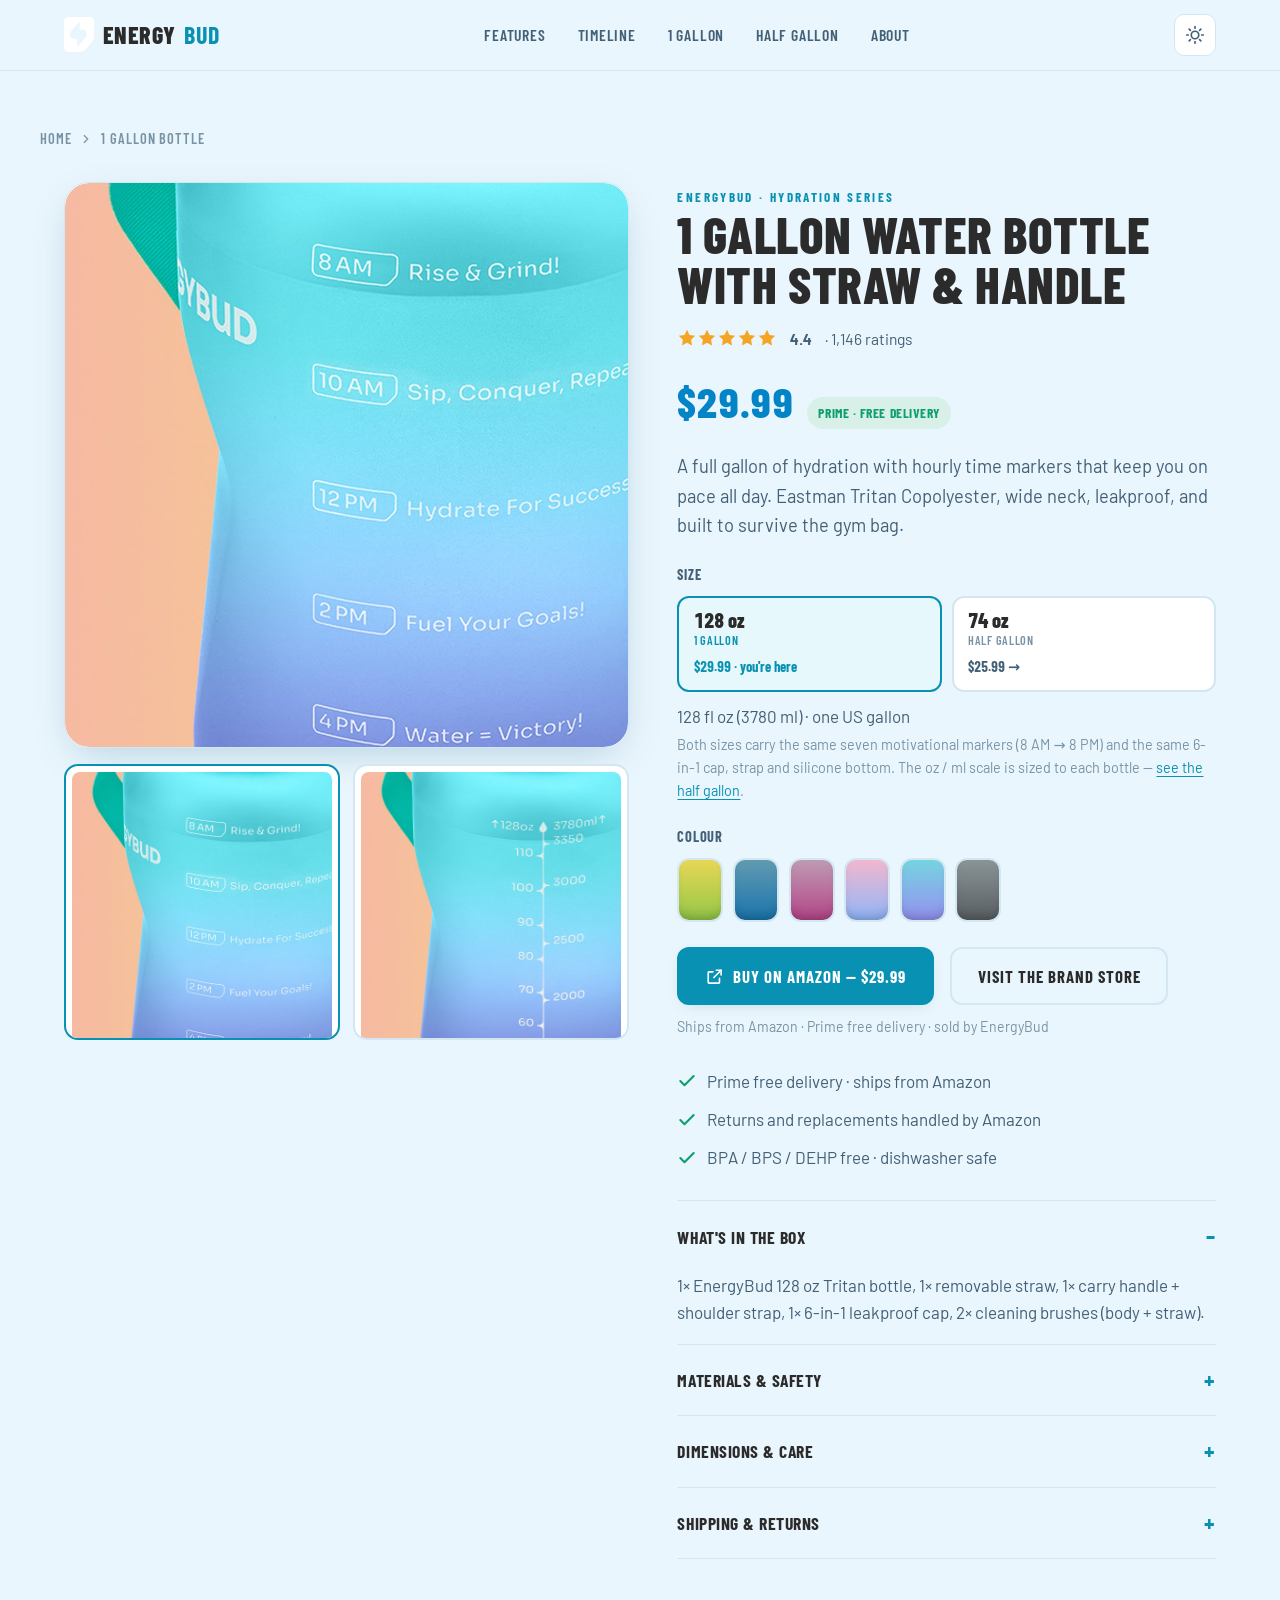
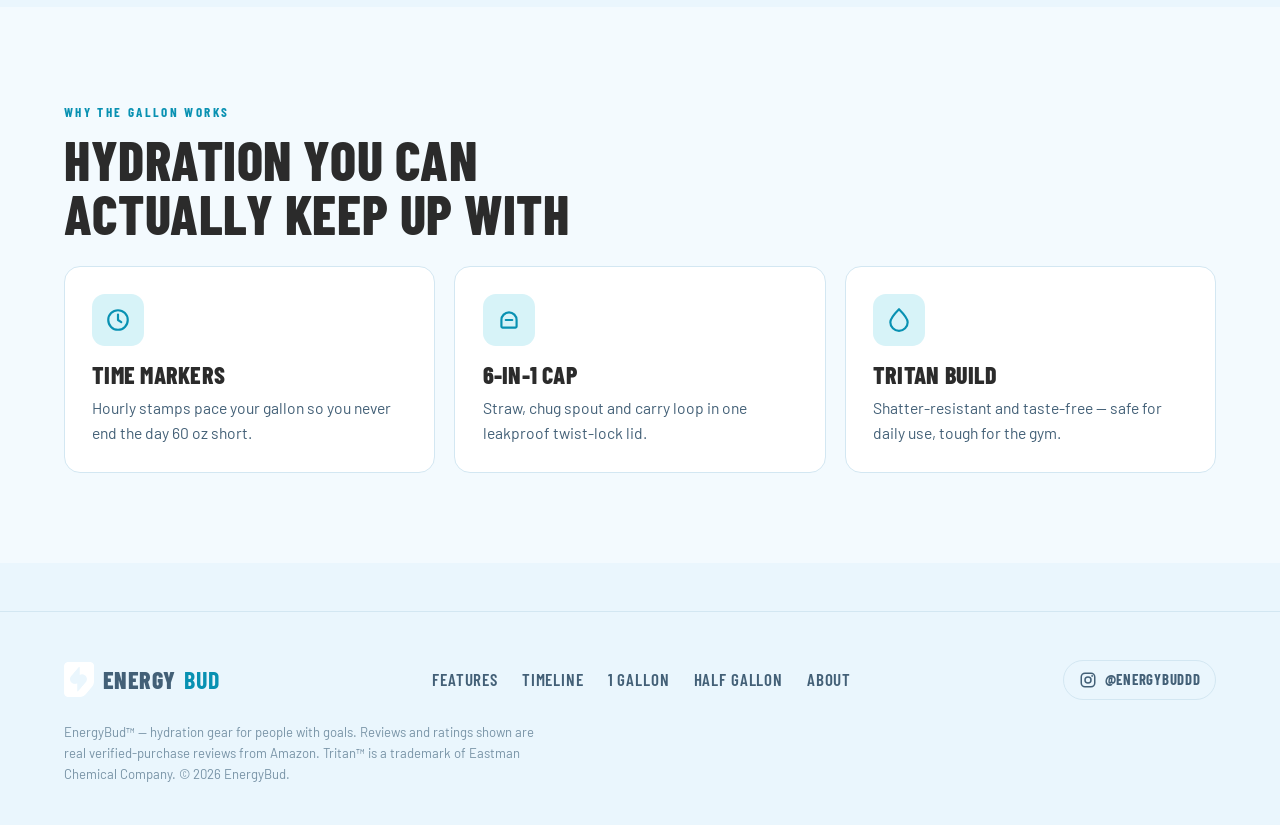
<file: sites/energybud/product.html>
<!doctype html>
<html lang="en">
<head>
<meta charset="utf-8">
<meta name="viewport" content="width=device-width, initial-scale=1">
<title>EnergyBud 1 Gallon Water Bottle — 128 oz Motivational Jug</title>
<meta name="description" content="Buy the EnergyBud 1-gallon (128 oz) motivational water bottle. Eastman Tritan, BPA/BPS/DEHP-free, 6-in-1 leakproof cap, removable straw + handle, 2 cleaning brushes.">
<link rel="icon" href="data:image/svg+xml,%3Csvg xmlns='http://www.w3.org/2000/svg' viewBox='0 0 24 24'%3E%3Cpath d='M12 2.5C12 2.5 5 10 5 15a7 7 0 0 0 14 0c0-5-7-12.5-7-12.5Z' fill='%230284C7'/%3E%3C/svg%3E">
<link rel="canonical" href="https://energybuddd.com/product.html">
<meta name="robots" content="index,follow">
<meta property="og:type" content="website">
<meta property="og:site_name" content="EnergyBud">
<meta property="og:title" content="EnergyBud 1 Gallon Water Bottle — 128 oz Motivational Jug">
<meta property="og:description" content="Buy the EnergyBud 1-gallon (128 oz) motivational water bottle. Eastman Tritan, BPA/BPS/DEHP-free, 6-in-1 leakproof cap, removable straw and handle.">
<meta property="og:url" content="https://energybuddd.com/product.html">
<meta property="og:image" content="https://energybuddd.com/assets/img/product-main.jpg">
<meta name="twitter:card" content="summary_large_image">
<meta name="twitter:title" content="EnergyBud 1 Gallon Water Bottle — 128 oz Motivational Jug">
<meta name="twitter:description" content="Buy the EnergyBud 1-gallon (128 oz) motivational water bottle. Eastman Tritan, BPA/BPS/DEHP-free, 6-in-1 leakproof cap, removable straw and handle.">
<meta name="twitter:image" content="https://energybuddd.com/assets/img/product-main.jpg">
<meta name="theme-color" content="#0284C7">
<script type="application/ld+json">
{"@context":"https://schema.org","@type":"Product",
 "name":"EnergyBud 1 Gallon Water Bottle With Straw and Handle",
 "image":["https://energybuddd.com/assets/img/product-main.jpg","https://energybuddd.com/assets/img/hero.jpg"],
 "description":"1 gallon (128 oz) motivational water bottle with hourly time markers. Eastman Tritan Copolyester, BPA/BPS/DEHP free, 6-in-1 leakproof cap, removable straw and handle, 2 cleaning brushes.",
 "brand":{"@type":"Brand","name":"EnergyBud"},
 "material":"Eastman Tritan Copolyester",
 "aggregateRating":{"@type":"AggregateRating","ratingValue":"4.4","reviewCount":"1146"},
 "offers":{"@type":"Offer","url":"https://www.amazon.com/dp/B085LL6253","priceCurrency":"USD","price":"29.99","availability":"https://schema.org/InStock","seller":{"@type":"Organization","name":"EnergyBud"}}}
</script>
<link rel="stylesheet" href="assets/fonts.css?v=5">
<link rel="stylesheet" href="assets/styles.css?v=5">
</head>
<body>

<header class="nav">
  <div class="wrap nav-in">
    <a class="brand" href="index.html" aria-label="EnergyBud home"><span class="logo-mark" role="img" aria-label="EnergyBud logo"></span>Energy<b>Bud</b></a>
    <nav class="nav-links" aria-label="Primary">
      <a href="features.html">Features</a>
      <a href="index.html#timeline">Timeline</a>
      <a href="product.html" aria-current="page">1 Gallon</a>
      <a href="half-gallon.html">Half Gallon</a>
      <a href="about.html">About</a>
    </nav>
    <div class="nav-right">
      <button class="icon-btn" id="themeToggle" aria-label="Toggle dark mode" title="Toggle theme"><svg viewBox="0 0 24 24" fill="none" stroke="currentColor" stroke-width="2" stroke-linecap="round"><circle cx="12" cy="12" r="4.5"/><path d="M12 2v2M12 20v2M4 12H2M22 12h-2M5 5l1.5 1.5M17.5 17.5 19 19M19 5l-1.5 1.5M6.5 17.5 5 19"/></svg></button>
    </div>
  </div>
</header>

<main>
<div class="wrap page-hero">
  <nav class="crumbs" aria-label="Breadcrumb">
    <a href="index.html">Home</a>
    <svg viewBox="0 0 24 24" fill="none" stroke="currentColor" stroke-width="2" stroke-linecap="round"><path d="m9 6 6 6-6 6"/></svg>
    <span>1 Gallon Bottle</span>
  </nav>
</div>

<section class="wrap">
  <div class="pdp" id="pdp">
    <!-- Gallery -->
    <div class="gallery">
      <div class="gallery-main" id="galleryMain">
        <div class="shot">
          <img class="shot-img" src="assets/img/product-main.jpg" alt="EnergyBud 1 gallon water bottle, main product photo" width="1100" height="1250" loading="eager" decoding="async">
          <svg viewBox="0 0 260 340" role="img" aria-label="EnergyBud one-gallon bottle">
          <defs><linearGradient id="pmain" x1="0" y1="0" x2="0" y2="1"><stop id="pg1" offset="0" stop-color="#38BDF8"/><stop id="pg2" offset="1" stop-color="#0369A1"/></linearGradient></defs>
          <rect x="104" y="20" width="52" height="26" rx="8" fill="var(--accent)"/>
          <rect x="112" y="8" width="18" height="20" rx="6" fill="var(--blue-700)"/>
          <rect x="150" y="30" width="8" height="250" rx="4" fill="rgba(255,255,255,.7)"/>
          <path d="M70 70 h120 a26 26 0 0 1 26 26 v190 a26 26 0 0 1 -26 26 h-120 a26 26 0 0 1 -26 -26 v-190 a26 26 0 0 1 26 -26 z" fill="url(#pmain)"/>
          <rect x="76" y="104" width="96" height="150" rx="12" fill="rgba(255,255,255,.16)"/>
          <path d="M216 120 h16 a14 14 0 0 1 14 14 v40 a14 14 0 0 1 -14 14 h-16" fill="none" stroke="rgba(255,255,255,.35)" stroke-width="10" stroke-linecap="round"/>
          <g font-family="Barlow Condensed, sans-serif" font-weight="700" font-size="12" fill="rgba(255,255,255,.9)" text-anchor="start">
            <g><line x1="82" y1="120" x2="98" y2="120" stroke="rgba(255,255,255,.7)" stroke-width="2"/><text x="102" y="124">6A · 32oz</text></g>
            <g><line x1="82" y1="160" x2="98" y2="160" stroke="rgba(255,255,255,.7)" stroke-width="2"/><text x="102" y="164">10A · 64oz</text></g>
            <g><line x1="82" y1="200" x2="98" y2="200" stroke="rgba(255,255,255,.7)" stroke-width="2"/><text x="102" y="204">2P · 96oz</text></g>
            <g><line x1="82" y1="240" x2="98" y2="240" stroke="rgba(255,255,255,.7)" stroke-width="2"/><text x="102" y="244">8P · 128oz</text></g>
          </g>
        </svg>
        </div>
      </div>
      <div class="thumbs" role="group" aria-label="Choose a product view">
        <button class="thumb" aria-pressed="true" data-img="assets/img/product-main.jpg" aria-label="View: motivational time markers">
          <img src="assets/img/product-main.jpg" alt="" width="1100" height="1250" loading="lazy" decoding="async">
        </button>
        <button class="thumb" aria-pressed="false" data-img="assets/img/product-alt.jpg" aria-label="View: oz and ml measurement scale">
          <img src="assets/img/product-alt.jpg" alt="" width="1100" height="1250" loading="lazy" decoding="async">
        </button>
      </div>
    </div>

    <!-- Info -->
    <div class="pdp-info">
      <span class="eyebrow">EnergyBud · Hydration Series</span>
      <h1>1 Gallon Water Bottle With Straw &amp; Handle</h1>
      <div class="rating-row" style="margin-top:1rem">
        <span class="stars" aria-hidden="true"><svg viewBox="0 0 24 24" fill="currentColor"><path d="M12 2l3 6.3 6.9 1-5 4.9 1.2 6.8L12 17.8 5.9 21l1.2-6.8-5-4.9 6.9-1z"/></svg><svg viewBox="0 0 24 24" fill="currentColor"><path d="M12 2l3 6.3 6.9 1-5 4.9 1.2 6.8L12 17.8 5.9 21l1.2-6.8-5-4.9 6.9-1z"/></svg><svg viewBox="0 0 24 24" fill="currentColor"><path d="M12 2l3 6.3 6.9 1-5 4.9 1.2 6.8L12 17.8 5.9 21l1.2-6.8-5-4.9 6.9-1z"/></svg><svg viewBox="0 0 24 24" fill="currentColor"><path d="M12 2l3 6.3 6.9 1-5 4.9 1.2 6.8L12 17.8 5.9 21l1.2-6.8-5-4.9 6.9-1z"/></svg><svg viewBox="0 0 24 24" fill="currentColor"><path d="M12 2l3 6.3 6.9 1-5 4.9 1.2 6.8L12 17.8 5.9 21l1.2-6.8-5-4.9 6.9-1z"/></svg></span>
        <strong class="tnum">4.4</strong> · 1,146 ratings
      </div>
      <div class="price-row">
        <span class="price tnum">$29.99</span>
        <span class="save-pill">Prime · Free delivery</span>
      </div>
      <p class="lead" style="margin-top:0">A full gallon of hydration with hourly time markers that keep you on pace all day. Eastman Tritan Copolyester, wide neck, leakproof, and built to survive the gym bag.</p>

      <p class="opt-label">Size</p>
      <div class="size-toggle" role="group" aria-label="Choose a size">
        <div class="size-opt" aria-current="true"><b class="tnum">128 oz</b><span>1 gallon</span><em class="tnum">$29.99 · you're here</em></div>
        <a class="size-opt" href="half-gallon.html"><b class="tnum">74 oz</b><span>half gallon</span><em class="tnum">$25.99 &rarr;</em></a>
      </div>
      <p style="color:var(--text-soft);margin-top:.7rem">128 fl oz (3780 ml) · one US gallon</p>
      <p style="color:var(--text-faint);font-size:.9rem;margin-top:.2rem">Both sizes carry the same seven motivational markers (8 AM → 8 PM) and the same 6-in-1 cap, strap and silicone bottom. The oz / ml scale is sized to each bottle — <a href="half-gallon.html" style="color:var(--accent);text-decoration:underline;text-underline-offset:3px">see the half gallon</a>.</p>
      <!-- Colour picker. Each swatch is switched on only when its photo exists in
           assets/img/colors/ ; the whole block stays hidden until at least one does.
           Drop in <slug>-128.jpg (1100x1250, same framing as the gallery) to light one up. -->
      <div class="color-pick" id="colorPick" data-size="128" hidden>
        <p class="opt-label">Colour</p>
        <div class="cp-row" role="group" aria-label="Choose a colourway">
          <button type="button" class="cp" data-name="Lime Fade" data-slug="lime" data-photo="assets/img/colors/lime-128.jpg" style="--a:#E7D755;--b:#94C748" aria-pressed="false" aria-label="Lime Fade"></button>
          <button type="button" class="cp" data-name="Blue &amp; Black" data-slug="blue" data-photo="assets/img/colors/blue-128.jpg" style="--a:#619AB1;--b:#1B75AD" aria-pressed="false" aria-label="Blue &amp; Black"></button>
          <button type="button" class="cp" data-name="Pink Fade" data-slug="pink" data-photo="assets/img/colors/pink-128.jpg" style="--a:#BE9BB3;--b:#B44588" aria-pressed="false" aria-label="Pink Fade"></button>
          <button type="button" class="cp" data-name="Violet Fade" data-slug="violet" data-photo="assets/img/colors/violet-128.jpg" style="--a:#F2B7CE;--b:#90B6F9" aria-pressed="false" aria-label="Violet Fade"></button>
          <button type="button" class="cp" data-name="Turquoise" data-slug="turquoise" data-photo="assets/img/colors/turquoise-128.jpg" style="--a:#75D4E0;--b:#9591F0" aria-pressed="false" aria-label="Turquoise"></button>
          <button type="button" class="cp" data-name="Graphite" data-slug="graphite" data-photo="assets/img/colors/graphite-128.jpg" style="--a:#899497;--b:#595E61" aria-pressed="false" aria-label="Graphite"></button>
        </div>
        <p class="cp-name" id="cpName"></p>
      </div>
      <div id="colorFallback">
        <p class="opt-label">Colour</p>
        <p style="color:var(--text-soft);margin-top:-.3rem">Blue &amp; Black — the full colourway line-up is on the <a href="index.html#colors" style="color:var(--accent);text-decoration:underline;text-underline-offset:3px">home page</a>, and every colour comes in both sizes.</p>
      </div>

      <div class="buy-actions">
        <a data-track="pdp-buy" class="btn btn-primary" href="https://www.amazon.com/dp/B085LL6253" target="_blank" rel="noopener"><svg viewBox="0 0 24 24" fill="none" stroke="currentColor" stroke-width="2" stroke-linecap="round" stroke-linejoin="round" aria-hidden="true"><path d="M14 4h6v6"/><path d="M20 4 11 13"/><path d="M18 14v5a1 1 0 0 1-1 1H5a1 1 0 0 1-1-1V7a1 1 0 0 1 1-1h5"/></svg> Buy on Amazon — $29.99</a>
        <a data-track="pdp-store" class="btn btn-ghost" href="https://www.amazon.com/stores/ENERGYBUD/page/EEC9B1DF-EBF8-4E41-84A1-8D701AD72783" target="_blank" rel="noopener">Visit the brand store</a>
      </div>
      <p style="color:var(--text-faint);font-size:.88rem;margin-top:.7rem">Ships from Amazon · Prime free delivery · sold by EnergyBud</p>

      <ul class="trust-list">
        <li><svg viewBox="0 0 24 24" fill="none" stroke="currentColor" stroke-width="2.5" stroke-linecap="round" stroke-linejoin="round"><path d="M20 6 9 17l-5-5"/></svg> Prime free delivery · ships from Amazon</li>
        <li><svg viewBox="0 0 24 24" fill="none" stroke="currentColor" stroke-width="2.5" stroke-linecap="round" stroke-linejoin="round"><path d="M20 6 9 17l-5-5"/></svg> Returns and replacements handled by Amazon</li>
        <li><svg viewBox="0 0 24 24" fill="none" stroke="currentColor" stroke-width="2.5" stroke-linecap="round" stroke-linejoin="round"><path d="M20 6 9 17l-5-5"/></svg> BPA / BPS / DEHP free · dishwasher safe</li>
      </ul>

      <div class="accordion">
        <details open><summary>What's in the box</summary><p>1× EnergyBud 128 oz Tritan bottle, 1× removable straw, 1× carry handle + shoulder strap, 1× 6-in-1 leakproof cap, 2× cleaning brushes (body + straw).</p></details>
        <details><summary>Materials &amp; safety</summary><p>Body molded from Eastman Tritan™ copolyester — impact-resistant, taste- and odor-neutral, and free of BPA, BPS and DEHP. Food-safe and top-rack dishwasher safe.</p></details>
        <details><summary>Dimensions &amp; care</summary><p>128 fl oz (3780 ml / 1 US gallon). Also available as a <a href="half-gallon.html">74 oz half gallon</a> — both are printed with the same 8 AM to 8 PM markers; the measurement scale runs to 128 oz / 3780 ml on the gallon and 74 oz / 2200 ml on the half gallon. Wide neck for ice and easy cleaning. Hand-wash the cap for longevity; body is dishwasher safe. Not for hot liquids.</p></details>
        <details><summary>Shipping &amp; returns</summary><p>Sold by EnergyBud and fulfilled by Amazon, with Prime free delivery where eligible. Shipping speed, returns, refunds and replacements all follow the terms shown on the Amazon listing at checkout.</p></details>
      </div>
    </div>
  </div>
</section>

<!-- Feature strip -->
<section class="band" style="background:var(--surface-2);margin-top:2rem">
  <div class="wrap">
    <div class="sec-head reveal" style="margin-bottom:1.6rem"><span class="eyebrow">Why the gallon works</span><h2>Hydration you can actually keep up with</h2></div>
    <div class="features">
      <article class="fcard reveal"><div class="fico"><svg viewBox="0 0 24 24" fill="none" stroke="currentColor" stroke-width="2" stroke-linecap="round" stroke-linejoin="round"><path d="M12 7v5l3 2"/><circle cx="12" cy="12" r="9"/></svg></div><h3>Time markers</h3><p>Hourly stamps pace your gallon so you never end the day 60 oz short.</p></article>
      <article class="fcard reveal"><div class="fico"><svg viewBox="0 0 24 24" fill="none" stroke="currentColor" stroke-width="2" stroke-linecap="round" stroke-linejoin="round"><path d="M5 12a7 7 0 0 1 14 0v6a1 1 0 0 1-1 1H6a1 1 0 0 1-1-1z"/><path d="M9 12h6"/></svg></div><h3>6-in-1 cap</h3><p>Straw, chug spout and carry loop in one leakproof twist-lock lid.</p></article>
      <article class="fcard reveal"><div class="fico"><svg viewBox="0 0 24 24" fill="none" stroke="currentColor" stroke-width="2" stroke-linecap="round" stroke-linejoin="round"><path d="M12 22a8 8 0 0 0 8-8c0-3.5-3-7-8-12C7 7 4 10.5 4 14a8 8 0 0 0 8 8Z"/></svg></div><h3>Tritan build</h3><p>Shatter-resistant and taste-free — safe for daily use, tough for the gym.</p></article>
    </div>
  </div>
</section>
</main>

<footer>
  <div class="wrap">
    <div class="foot-in">
      <a class="brand" href="index.html"><span class="logo-mark" role="img" aria-label="EnergyBud logo"></span>Energy<b>Bud</b></a>
      <nav class="foot-links" aria-label="Footer"><a href="features.html">Features</a><a href="index.html#timeline">Timeline</a><a href="product.html">1 Gallon</a><a href="half-gallon.html">Half Gallon</a><a href="about.html">About</a></nav>
      <a class="social" href="https://www.instagram.com/energybuddd/" target="_blank" rel="noopener" aria-label="EnergyBud on Instagram"><svg viewBox="0 0 24 24" fill="none" stroke="currentColor" stroke-width="2" stroke-linecap="round" stroke-linejoin="round" aria-hidden="true"><rect x="3" y="3" width="18" height="18" rx="5"/><circle cx="12" cy="12" r="4"/><circle cx="17.5" cy="6.5" r="1.2" fill="currentColor" stroke="none"/></svg><span>@energybuddd</span></a>
    </div>
    <p class="foot-note">EnergyBud™ — hydration gear for people with goals. Reviews and ratings shown are real verified-purchase reviews from Amazon. Tritan™ is a trademark of Eastman Chemical Company. © 2026 EnergyBud.</p>
  </div>
</footer>

<script src="assets/app.js?v=5"></script>
</body>
</html>
</file>
<file: sites/energybud/assets/fonts.css>
@font-face{font-family:'Barlow';font-style:normal;font-weight:400;font-display:swap;src:url([data-uri]) format('woff2');}
@font-face{font-family:'Barlow';font-style:normal;font-weight:500;font-display:swap;src:url([data-uri]) format('woff2');}
@font-face{font-family:'Barlow';font-style:normal;font-weight:600;font-display:swap;src:url([data-uri]) format('woff2');}
@font-face{font-family:'Barlow';font-style:normal;font-weight:700;font-display:swap;src:url([data-uri]) format('woff2');}
@font-face{font-family:'Barlow Condensed';font-style:normal;font-weight:600;font-display:swap;src:url([data-uri]) format('woff2');}
@font-face{font-family:'Barlow Condensed';font-style:normal;font-weight:700;font-display:swap;src:url([data-uri]) format('woff2');}
@font-face{font-family:'Barlow Condensed';font-style:normal;font-weight:800;font-display:swap;src:url([data-uri]) format('woff2');}
</file>
<file: sites/energybud/assets/styles.css>
/* ---------- Tokens: light (bare :root) ---------- */
:root{
  --blue:#0284C7; --blue-700:#0369A1; --cyan:#06B6D4; --cyan-300:#67E8F9;
  --accent:#0891B2; --accent-600:#0E7490;
  --ink:#333333;               /* real brand charcoal (from logo kit) */
  /* Inverted band: intentionally dark in BOTH themes, so these never flip */
  --band:#2C2C2C; --band-fg:#F4FBFF; --band-fg-soft:#AEC9D8;
  --band-line:rgba(255,255,255,.14); --band-surface:rgba(255,255,255,.06);
  --ground:#EAF6FD;            /* icy blue ground */
  --surface:#FFFFFF;
  --surface-2:#F3FAFE;
  --line:#D3E7F2;
  --text:#2B2B2B;
  --text-soft:#436077;         /* cyan-biased grey */
  --text-faint:#7893A6;
  --on-accent:#FFFFFF;
  --star:#F5A524;
  --good:#0E9F6E;
  --hero-grad-1:#0284C7; --hero-grad-2:#06B6D4;
  --shadow:0 12px 40px -12px rgba(6,90,130,.28);
  --shadow-sm:0 4px 16px -8px rgba(6,90,130,.30);
  --water-top:#38BDF8; --water-bot:#0369A1;
  --font-disp:'Barlow Condensed',system-ui,'Arial Narrow',sans-serif;
  --font-body:'Barlow',system-ui,-apple-system,sans-serif;
  --maxw:1200px;
  --r:16px;
}
/* ---------- Tokens: dark via OS (un-stamped) ---------- */
@media (prefers-color-scheme:dark){
  :root:not([data-theme="light"]){
    --ink:#E8F4FB;
    --ground:#071320;
    --surface:#0C1F30;
    --surface-2:#0E2536;
    --line:#1C3A4F;
    --text:#E8F4FB;
    --text-soft:#9FBDCF;
    --text-faint:#6E8DA1;
    --line:#1C3A4F;
    --shadow:0 16px 48px -16px rgba(0,0,0,.6);
    --shadow-sm:0 6px 20px -10px rgba(0,0,0,.55);
    --blue:#38BDF8; --cyan:#22D3EE; --accent:#22D3EE; --accent-600:#67E8F9;
    --on-accent:#04202B;
  }
}
/* ---------- Tokens: dark via explicit toggle ---------- */
:root[data-theme="dark"]{
  --ink:#E8F4FB; --ground:#071320; --surface:#0C1F30; --surface-2:#0E2536;
  --line:#1C3A4F; --text:#E8F4FB; --text-soft:#9FBDCF; --text-faint:#6E8DA1;
  --shadow:0 16px 48px -16px rgba(0,0,0,.6); --shadow-sm:0 6px 20px -10px rgba(0,0,0,.55);
  --blue:#38BDF8; --cyan:#22D3EE; --accent:#22D3EE; --accent-600:#67E8F9; --on-accent:#04202B;
}

*{box-sizing:border-box}
html{scroll-behavior:smooth}
@media (prefers-reduced-motion:reduce){html{scroll-behavior:auto}}
body{
  margin:0; background:var(--ground); color:var(--text);
  font-family:var(--font-body); font-size:17px; line-height:1.6;
  -webkit-font-smoothing:antialiased; overflow-x:hidden;
}
h1,h2,h3{font-family:var(--font-disp); font-weight:800; line-height:.98; text-wrap:balance; margin:0; letter-spacing:.01em; text-transform:uppercase}
p{margin:0}
a{color:inherit;text-decoration:none}
.wrap{max-width:var(--maxw); margin:0 auto; padding:0 24px}
.eyebrow{font-family:var(--font-disp); font-weight:700; text-transform:uppercase; letter-spacing:.18em; font-size:.82rem; color:var(--accent)}
.tnum{font-variant-numeric:tabular-nums}
:focus-visible{outline:3px solid var(--cyan); outline-offset:3px; border-radius:6px}

/* ---------- Buttons ---------- */
.btn{display:inline-flex; align-items:center; gap:.55rem; font-family:var(--font-disp); font-weight:700;
  text-transform:uppercase; letter-spacing:.06em; font-size:1.05rem; padding:.85rem 1.6rem; border-radius:12px;
  cursor:pointer; border:2px solid transparent; transition:transform .18s ease, background .2s ease, color .2s ease, box-shadow .2s ease; white-space:nowrap}
.btn-primary{background:var(--accent); color:var(--on-accent); box-shadow:var(--shadow-sm)}
.btn-primary:hover{background:var(--blue); transform:translateY(-2px)}
.btn-ghost{background:transparent; color:var(--text); border-color:var(--line)}
.btn-ghost:hover{border-color:var(--cyan); color:var(--accent); transform:translateY(-2px)}
.btn svg{width:1.15em;height:1.15em}

/* ---------- Nav ---------- */
header.nav{position:sticky; top:0; z-index:50; background:color-mix(in srgb, var(--ground) 82%, transparent);
  backdrop-filter:saturate(140%) blur(12px); border-bottom:1px solid var(--line)}
.nav-in{display:flex; align-items:center; justify-content:space-between; height:70px}
.brand{display:flex; align-items:center; gap:.6rem; font-family:var(--font-disp); font-weight:800; font-size:1.5rem; text-transform:uppercase; letter-spacing:.02em}
.brand .drop{width:30px;height:30px}
.brand b{color:var(--accent)}
.nav-links{display:flex; gap:2rem; align-items:center; font-family:var(--font-disp); font-weight:600; text-transform:uppercase; letter-spacing:.05em; font-size:.98rem}
.nav-links a{color:var(--text-soft); position:relative; padding:4px 0; transition:color .2s}
.nav-links a:hover{color:var(--text)}
.nav-links a::after{content:""; position:absolute; left:0; right:100%; bottom:-2px; height:2px; background:var(--cyan); transition:right .25s ease}
.nav-links a:hover::after{right:0}
.nav-right{display:flex; align-items:center; gap:1rem}
.icon-btn{display:grid;place-items:center;width:42px;height:42px;border-radius:10px;border:1px solid var(--line);
  background:var(--surface);cursor:pointer;color:var(--text-soft);transition:.2s}
.icon-btn:hover{color:var(--accent);border-color:var(--cyan)}
.icon-btn svg{width:20px;height:20px}
@media(max-width:880px){.nav-links{display:none}}

/* ---------- Hero ---------- */
.hero{position:relative; padding:clamp(2.5rem,6vw,5.5rem) 0 clamp(3rem,6vw,6rem); overflow:hidden}
.hero::before{content:""; position:absolute; inset:0; z-index:-1;
  background:
   radial-gradient(900px 500px at 78% 18%, color-mix(in srgb,var(--cyan) 22%, transparent), transparent 60%),
   radial-gradient(700px 500px at 10% 90%, color-mix(in srgb,var(--blue) 16%, transparent), transparent 55%);}
.hero-grid{display:grid; grid-template-columns:1.05fr .95fr; gap:clamp(1.5rem,4vw,3.5rem); align-items:center}
.hero h1{font-size:clamp(3rem,7.5vw,6rem)}
.hero h1 .accent{color:transparent; -webkit-background-clip:text; background-clip:text;
  background-image:linear-gradient(100deg,var(--hero-grad-1),var(--hero-grad-2))}
.hero .lede{margin-top:1.3rem; font-size:clamp(1.05rem,1.6vw,1.28rem); color:var(--text-soft); max-width:34ch}
.hero-cta{display:flex; gap:1rem; margin-top:2rem; flex-wrap:wrap}
.rating-row{display:flex; align-items:center; gap:.8rem; margin-top:1.7rem; color:var(--text-soft); font-size:.98rem}
.stars{display:inline-flex; color:var(--star)}
.stars svg{width:20px;height:20px}
.badges{display:flex; gap:1.4rem; margin-top:2rem; flex-wrap:wrap; font-family:var(--font-disp);
  text-transform:uppercase; letter-spacing:.05em; font-weight:600; color:var(--text-soft); font-size:.92rem}
.badges span{display:inline-flex; align-items:center; gap:.45rem}
.badges svg{width:18px;height:18px;color:var(--good)}
@media(max-width:820px){.hero-grid{grid-template-columns:1fr; text-align:left} .badges{gap:1rem}}

/* ---------- Bottle SVG stage ---------- */
.stage{position:relative; display:grid; place-items:center}
.bottle-card{position:relative; width:min(420px,88vw); aspect-ratio:420/520;
  background:linear-gradient(160deg,var(--surface),var(--surface-2)); border:1px solid var(--line);
  border-radius:28px; box-shadow:var(--shadow); display:grid; place-items:center}
.bottle-card svg{width:78%; height:auto; overflow:visible}
.wave{transform:translateY(6px)}
.floatb{animation:floatb 6s ease-in-out infinite}
@keyframes floatb{0%,100%{transform:translateY(0)}50%{transform:translateY(-10px)}}
.fill-rise{animation:rise 2.4s cubic-bezier(.4,0,.2,1) forwards}
@keyframes rise{from{transform:translateY(230px)}to{transform:translateY(0)}}
.tick-pop{opacity:0; animation:tickpop .5s ease forwards}
@keyframes tickpop{to{opacity:1}}
@media (prefers-reduced-motion:reduce){
  .floatb,.fill-rise,.tick-pop{animation:none!important; opacity:1!important; transform:none!important}
}
.chip{position:absolute; background:var(--surface); border:1px solid var(--line); box-shadow:var(--shadow-sm);
  border-radius:12px; padding:.55rem .8rem; font-family:var(--font-disp); font-weight:700; text-transform:uppercase;
  letter-spacing:.04em; font-size:.9rem; display:flex; align-items:center; gap:.5rem}
.chip small{display:block; font-family:var(--font-body); font-weight:500; text-transform:none; letter-spacing:0; color:var(--text-faint); font-size:.72rem; line-height:1}
.chip .dot{width:9px;height:9px;border-radius:50%;background:var(--good)}
.chip.c1{top:6%; left:-6%}
.chip.c2{bottom:10%; right:-7%}
@media(max-width:520px){.chip.c1{left:0}.chip.c2{right:0}}

/* ---------- Stats bar ---------- */
.stats{border-top:1px solid var(--line); border-bottom:1px solid var(--line); background:var(--surface)}
.stats-in{display:grid; grid-template-columns:repeat(4,1fr)}
.stat{padding:1.6rem 1rem; text-align:center; border-left:1px solid var(--line)}
.stat:first-child{border-left:0}
.stat b{font-family:var(--font-disp); font-weight:800; font-size:2.3rem; display:block; color:var(--blue); line-height:1}
.stat span{font-size:.86rem; color:var(--text-soft); text-transform:uppercase; letter-spacing:.08em; font-family:var(--font-disp); font-weight:600}
@media(max-width:640px){.stats-in{grid-template-columns:repeat(2,1fr)} .stat:nth-child(odd){border-left:0} .stat:nth-child(3),.stat:nth-child(4){border-top:1px solid var(--line)}}

/* ---------- Section ---------- */
section.band{padding:clamp(3.5rem,7vw,6rem) 0}
.sec-head{max-width:52ch; margin-bottom:2.6rem}
.sec-head h2{font-size:clamp(2.2rem,4.5vw,3.4rem); margin-top:.6rem}
.sec-head p{margin-top:.9rem; color:var(--text-soft); font-size:1.1rem}

/* reveal — content is visible by default; animation only when JS is present (.js) */
.reveal.in{opacity:1; transform:none}
.js .reveal{opacity:0; transform:translateY(22px); transition:opacity .6s ease, transform .6s ease}
.js .reveal.in{opacity:1; transform:none}
@media (prefers-reduced-motion:reduce){.js .reveal{opacity:1;transform:none;transition:none}}

/* ---------- Feature grid ---------- */
.features{display:grid; grid-template-columns:repeat(3,1fr); gap:1.2rem}
.fcard{background:var(--surface); border:1px solid var(--line); border-radius:var(--r); padding:1.7rem;
  transition:transform .2s ease, border-color .2s ease, box-shadow .2s ease}
.fcard:hover{transform:translateY(-6px); border-color:var(--cyan); box-shadow:var(--shadow)}
.fico{width:52px;height:52px;border-radius:13px;display:grid;place-items:center;margin-bottom:1.1rem;
  background:color-mix(in srgb,var(--cyan) 16%, var(--surface)); color:var(--accent)}
.fico svg{width:26px;height:26px}
.fcard h3{font-size:1.5rem}
.fcard p{margin-top:.5rem; color:var(--text-soft); font-size:.98rem}
@media(max-width:860px){.features{grid-template-columns:repeat(2,1fr)}}
@media(max-width:560px){.features{grid-template-columns:1fr}}

/* ---------- Timeline (signature) ---------- */
.timeline-band{background:var(--band); color:var(--band-fg); position:relative; overflow:hidden}
.timeline-band .eyebrow{color:var(--cyan-300)}
.timeline-band h2{color:var(--band-fg)}
.timeline-band .sec-head p{color:var(--band-fg-soft)}
.tl{position:relative; margin-top:1rem; display:grid; gap:0}
.tl::before{content:""; position:absolute; left:calc(var(--railx,120px) - 1px); top:10px; bottom:10px; width:2px;
  background:linear-gradient(var(--cyan),var(--blue))}
.tl-row{display:grid; grid-template-columns:var(--railx,120px) 1fr; gap:1.4rem; padding:1.05rem 0; align-items:center}
.tl-time{font-family:var(--font-disp); font-weight:800; font-size:1.5rem; text-align:right; color:var(--cyan-300); letter-spacing:.02em; padding-right:20px}
.tl-node{position:relative}
.tl-node::before{content:""; position:absolute; left:calc(-1.4rem - 8px); top:50%; transform:translateY(-50%);
  width:16px;height:16px;border-radius:50%; background:var(--cyan); box-shadow:0 0 0 5px color-mix(in srgb,var(--cyan) 25%, transparent)}
.tl-card{background:var(--band-surface); border:1px solid var(--band-line); border-radius:12px; padding:.85rem 1.1rem}
.tl-card b{font-family:var(--font-disp); text-transform:uppercase; letter-spacing:.03em; font-size:1.1rem}
.tl-card span{display:block; color:var(--band-fg-soft); font-size:.92rem; margin-top:.15rem}
.tl-fill{display:inline-block; margin-left:.6rem; font-family:var(--font-body); font-weight:600; color:var(--cyan-300); font-size:.85rem}
@media(max-width:560px){:root{} .tl{--railx:74px} .tl-time{font-size:1.15rem}}

/* ---------- Variants ---------- */
.variant-wrap{display:grid; grid-template-columns:1fr 1fr; gap:2.5rem; align-items:center}
.swatches{display:flex; gap:.7rem; margin:1.4rem 0; flex-wrap:wrap; list-style:none; padding:0}
.swatch{border:1px solid var(--line); background:var(--surface); border-radius:999px; padding:.5rem .9rem;
  display:flex; align-items:center; gap:.6rem; font-family:var(--font-disp); font-weight:700; text-transform:uppercase; letter-spacing:.04em; font-size:.95rem}
.swatch .dab{width:20px;height:20px;border-radius:50%;border:1px solid rgba(0,0,0,.12);flex:none}
.variant-visual{background:linear-gradient(160deg,var(--surface),var(--surface-2)); border:1px solid var(--line);
  border-radius:24px; box-shadow:var(--shadow); display:grid;place-items:center; aspect-ratio:4/3; transition:background .4s}
.variant-visual svg{width:56%}
@media(max-width:760px){.variant-wrap{grid-template-columns:1fr}}

/* ---------- Reviews ---------- */
.reviews{display:grid; grid-template-columns:repeat(3,1fr); gap:1.2rem}
.rcard{background:var(--surface); border:1px solid var(--line); border-radius:var(--r); padding:1.6rem}
.rcard .stars svg{width:17px;height:17px}
.rcard p{margin:.8rem 0 1.1rem; color:var(--text)}
.rperson{display:flex; align-items:center; gap:.7rem}
.avatar{width:40px;height:40px;border-radius:50%;display:grid;place-items:center;font-family:var(--font-disp);
  font-weight:800; color:#fff; background:linear-gradient(140deg,var(--blue),var(--cyan))}
.rperson b{font-size:.98rem}
.rperson span{display:block;color:var(--text-faint);font-size:.82rem}
.verified{margin-left:auto; color:var(--good); font-size:.78rem; font-weight:600; display:inline-flex; align-items:center; gap:.3rem}
.verified svg{width:15px;height:15px}
@media(max-width:820px){.reviews{grid-template-columns:1fr}}

/* ---------- Specs ---------- */
.specs{display:grid; grid-template-columns:repeat(2,1fr); gap:0 3rem; background:var(--surface);
  border:1px solid var(--line); border-radius:var(--r); padding:.5rem 1.8rem}
.specs dl{display:flex; justify-content:space-between; gap:1rem; padding:1rem 0; border-bottom:1px solid var(--line); margin:0}
.specs dt{color:var(--text-soft)}
.specs dd{margin:0; font-weight:600; font-family:var(--font-disp); text-transform:uppercase; letter-spacing:.02em; font-size:1.05rem}
@media(max-width:640px){.specs{grid-template-columns:1fr; gap:0}}

/* ---------- CTA band ---------- */
.cta-band{background:linear-gradient(120deg,var(--blue),var(--accent)); color:#fff; border-radius:26px;
  padding:clamp(2.5rem,5vw,4rem); text-align:center; position:relative; overflow:hidden}
.cta-band h2{font-size:clamp(2.2rem,5vw,3.6rem); color:#fff}
.cta-band p{margin:1rem auto 0; max-width:46ch; color:rgba(255,255,255,.9); font-size:1.15rem}
.cta-band .btn-primary{background:#fff; color:var(--blue-700); margin-top:2rem}
.cta-band .btn-primary:hover{background:var(--band); color:var(--band-fg)}
.cta-band::after{content:""; position:absolute; inset:0; background:radial-gradient(500px 300px at 85% 120%,rgba(255,255,255,.25),transparent 60%)}

/* ---------- Footer ---------- */
footer{padding:3rem 0 2.5rem; border-top:1px solid var(--line); color:var(--text-soft); margin-top:3rem}
.foot-in{display:flex; justify-content:space-between; gap:1.5rem; flex-wrap:wrap; align-items:center}
.foot-links{display:flex; gap:1.5rem; flex-wrap:wrap; font-family:var(--font-disp); text-transform:uppercase; letter-spacing:.05em; font-weight:600}
.foot-links a:hover{color:var(--accent)}
.foot-note{font-size:.82rem; color:var(--text-faint); margin-top:1.4rem; max-width:70ch}

/* ============ Shared page chrome (sub-pages) ============ */
.page-hero{padding:clamp(2.2rem,5vw,3.5rem) 0 0}
.crumbs{display:flex;gap:.5rem;align-items:center;color:var(--text-faint);font-size:.9rem;font-family:var(--font-disp);text-transform:uppercase;letter-spacing:.06em}
.crumbs a:hover{color:var(--accent)}
.crumbs svg{width:14px;height:14px}
.page-title{font-size:clamp(2.4rem,5.5vw,4rem);margin-top:.8rem}
.lead{color:var(--text-soft);font-size:1.15rem;max-width:60ch;margin-top:1rem}

/* ============ Product page ============ */
.pdp{display:grid;grid-template-columns:1.05fr 1fr;gap:clamp(1.5rem,4vw,3rem);align-items:start;padding:2rem 0 1rem}
.gallery{position:sticky;top:90px}
.gallery-main{background:linear-gradient(160deg,var(--surface),var(--surface-2));border:1px solid var(--line);border-radius:24px;box-shadow:var(--shadow);display:grid;place-items:center;aspect-ratio:1/1;transition:background .4s}
.gallery-main svg{width:60%}
.thumbs{display:flex;gap:.8rem;margin-top:1rem}
.thumb{flex:1;aspect-ratio:1/1;border:2px solid var(--line);border-radius:14px;background:var(--surface);cursor:pointer;display:grid;place-items:center;transition:.2s;padding:6px;overflow:hidden}
.thumb:hover{border-color:var(--cyan)}
.thumb[aria-pressed="true"]{border-color:var(--accent)}
.thumb svg{width:100%}
.thumb img{width:100%;height:100%;object-fit:cover;border-radius:8px;display:block}
.pdp-info h1{font-size:clamp(2.2rem,4vw,3.2rem)}
.price-row{display:flex;align-items:baseline;gap:.8rem;margin:1.1rem 0}
.price{font-family:var(--font-disp);font-weight:800;font-size:2.6rem;color:var(--blue)}
.price s{font-family:var(--font-body);font-weight:500;font-size:1.2rem;color:var(--text-faint)}
.save-pill{background:color-mix(in srgb,var(--good) 16%, var(--surface));color:var(--good);font-family:var(--font-disp);font-weight:700;text-transform:uppercase;letter-spacing:.04em;font-size:.85rem;padding:.3rem .7rem;border-radius:999px}
.opt-label{font-family:var(--font-disp);font-weight:700;text-transform:uppercase;letter-spacing:.05em;font-size:.9rem;color:var(--text-soft);margin:1.4rem 0 .6rem}
.qty{display:inline-flex;align-items:center;border:2px solid var(--line);border-radius:12px;overflow:hidden}
.qty button{width:44px;height:44px;background:var(--surface);border:0;cursor:pointer;color:var(--text);font-size:1.3rem;font-family:var(--font-disp)}
.qty button:hover{background:var(--surface-2);color:var(--accent)}
.qty input{width:52px;height:44px;text-align:center;border:0;border-left:2px solid var(--line);border-right:2px solid var(--line);background:var(--surface);color:var(--text);font-family:var(--font-disp);font-weight:700;font-size:1.1rem}
.buy-actions{display:flex;gap:1rem;flex-wrap:wrap;margin-top:1.6rem}
.trust-list{list-style:none;padding:0;margin:1.8rem 0 0;display:grid;gap:.7rem}
.trust-list li{display:flex;gap:.6rem;align-items:center;color:var(--text-soft)}
.trust-list svg{width:20px;height:20px;color:var(--good);flex:none}
.accordion{margin-top:1.8rem;border-top:1px solid var(--line)}
.accordion details{border-bottom:1px solid var(--line)}
.accordion summary{cursor:pointer;list-style:none;padding:1rem 0;font-family:var(--font-disp);font-weight:700;text-transform:uppercase;letter-spacing:.03em;font-size:1.1rem;display:flex;justify-content:space-between;align-items:center}
.accordion summary::-webkit-details-marker{display:none}
.accordion summary::after{content:"+";color:var(--accent);font-size:1.5rem}
.accordion details[open] summary::after{content:"–"}
.accordion p{padding:0 0 1.1rem;color:var(--text-soft)}
@media(max-width:820px){.pdp{grid-template-columns:1fr}.gallery{position:static}}

/* ============ About page ============ */
.about-grid{display:grid;grid-template-columns:repeat(3,1fr);gap:1.2rem;margin-top:1rem}
.value-card{background:var(--surface);border:1px solid var(--line);border-radius:var(--r);padding:1.7rem}
.value-card .fico{margin-bottom:1rem}
.value-card h3{font-size:1.4rem}
.value-card p{color:var(--text-soft);margin-top:.5rem;font-size:.98rem}
.story{display:grid;grid-template-columns:1fr 1fr;gap:clamp(1.5rem,4vw,3rem);align-items:center;margin-top:1rem}
.story-visual{background:var(--band);border-radius:24px;aspect-ratio:4/3;display:grid;place-items:center;box-shadow:var(--shadow);overflow:hidden}
.story-visual svg{width:52%}
.story h2{font-size:clamp(2rem,4vw,2.8rem)}
.story p{color:var(--text-soft);margin-top:1rem}
.big-num{display:grid;grid-template-columns:repeat(3,1fr);gap:1.2rem;text-align:center;margin-top:1rem}
.big-num div{background:var(--surface);border:1px solid var(--line);border-radius:var(--r);padding:1.8rem 1rem}
.big-num b{font-family:var(--font-disp);font-weight:800;font-size:2.8rem;color:var(--blue);display:block;line-height:1}
.big-num span{color:var(--text-soft);text-transform:uppercase;letter-spacing:.06em;font-family:var(--font-disp);font-weight:600;font-size:.85rem}
@media(max-width:760px){.about-grid{grid-template-columns:1fr}.story{grid-template-columns:1fr}.big-num{grid-template-columns:1fr}}

/* ============ Cart page ============ */
.cart-grid{display:grid;grid-template-columns:1.6fr .9fr;gap:2rem;align-items:start;padding-top:1rem}
.cart-item{display:grid;grid-template-columns:88px 1fr auto;gap:1.1rem;align-items:center;background:var(--surface);border:1px solid var(--line);border-radius:var(--r);padding:1rem 1.2rem;margin-bottom:1rem}
.cart-thumb{width:88px;height:88px;border-radius:12px;background:linear-gradient(160deg,var(--surface-2),var(--surface));border:1px solid var(--line);display:grid;place-items:center}
.cart-thumb svg{width:60%}
.cart-item h3{font-size:1.2rem}
.cart-item .meta{color:var(--text-faint);font-size:.9rem;margin-top:.2rem}
.cart-item .line-price{font-family:var(--font-disp);font-weight:800;font-size:1.3rem;color:var(--blue);text-align:right}
.remove{background:none;border:0;color:var(--text-faint);cursor:pointer;font-size:.85rem;margin-top:.4rem;text-decoration:underline}
.remove:hover{color:var(--destructive,#DC2626)}
.summary{background:var(--surface);border:1px solid var(--line);border-radius:var(--r);padding:1.6rem;position:sticky;top:90px}
.summary h3{font-size:1.5rem;margin-bottom:1rem}
.sumrow{display:flex;justify-content:space-between;padding:.55rem 0;color:var(--text-soft)}
.sumrow.total{border-top:1px solid var(--line);margin-top:.6rem;padding-top:1rem;color:var(--text);font-family:var(--font-disp);font-weight:800;font-size:1.4rem;text-transform:uppercase}
.summary .btn-primary{width:100%;justify-content:center;margin-top:1.2rem}
.promo{display:flex;gap:.6rem;margin:1rem 0}
.promo input{flex:1;border:2px solid var(--line);border-radius:10px;padding:.6rem .8rem;background:var(--surface-2);color:var(--text);font-family:var(--font-body)}
.empty-cart{text-align:center;padding:3rem 1rem;color:var(--text-soft)}
@media(max-width:760px){.cart-grid{grid-template-columns:1fr}.summary{position:static}}

/* ============ Nav cart badge ============ */
.cart-link{position:relative}
.cart-count{position:absolute;top:-6px;right:-6px;min-width:18px;height:18px;padding:0 4px;border-radius:999px;
  background:var(--accent);color:var(--on-accent);font-family:var(--font-disp);font-weight:700;font-size:.72rem;
  display:grid;place-items:center;line-height:1}
.btn.added{background:var(--good)!important;color:#fff!important}

/* ===== Real brand logo mark (from brand kit) ===== */
.logo-mark{width:30px;height:35px;background:url('[data-uri]') center/contain no-repeat;flex:none}
.brand{gap:.55rem}
:root:not([data-theme="light"]) .logo-mark, :root[data-theme="dark"] .logo-mark{filter:invert(1) brightness(1.6)}
@media (prefers-color-scheme: dark){:root:not([data-theme="light"]) .logo-mark{filter:invert(1) brightness(1.6)}}

/* ===== Photo slots: real photo overlays the SVG fallback when present =====
   Every supplied photo is a designed scene with its own background, so photos fill
   their card (cover) while the SVG fallback letterboxes (preserveAspectRatio). */
.shot{position:relative;display:grid;place-items:center;width:100%;height:100%;border-radius:inherit;overflow:hidden}
.shot > svg{width:100%;height:100%}
/* A loaded photo replaces the illustration entirely (:has for modern browsers,
   .has-photo added by JS as the fallback path) */
.shot:has(img.shot-img) > svg,.shot.has-photo > svg{display:none}
.shot-img{position:absolute;inset:0;width:100%;height:100%;object-fit:cover;object-position:center;border-radius:inherit}
/* Floating spec chips stay above the photo */
.chip{z-index:3}

/* ===== Small screens: keep the nav inside the viewport (no horizontal scroll) ===== */
@media (max-width:560px){
  .wrap{padding:0 16px}
  .nav-right{gap:.5rem}
  .icon-btn{width:38px;height:38px}
  .icon-btn svg{width:18px;height:18px}
  .nav-right .btn{padding:.6rem .8rem;font-size:.86rem;letter-spacing:.03em}
  .brand{font-size:1.25rem}
  .logo-mark{width:24px;height:28px}
}

/* ===== Features page ===== */
.sr-only{position:absolute;width:1px;height:1px;padding:0;margin:-1px;overflow:hidden;clip:rect(0 0 0 0);white-space:nowrap;border:0}

.feat-grid{display:grid;grid-template-columns:repeat(3,1fr);gap:1.4rem}
.feat-card{background:var(--surface);border:1px solid var(--line);border-radius:var(--r);overflow:hidden;
  display:flex;flex-direction:column;transition:transform .2s ease,border-color .2s ease,box-shadow .2s ease}
.feat-card:hover{transform:translateY(-6px);border-color:var(--cyan);box-shadow:var(--shadow)}
.feat-shot{aspect-ratio:1/1;background:var(--surface-2)}
.feat-shot img{width:100%;height:100%;object-fit:cover;display:block}
.feat-body{padding:1.5rem 1.5rem 1.7rem}
.feat-badge{display:inline-flex;align-items:center;gap:.45rem;font-family:var(--font-disp);font-weight:700;
  text-transform:uppercase;letter-spacing:.08em;font-size:.76rem;color:var(--accent);
  background:color-mix(in srgb,var(--cyan) 14%, var(--surface));border-radius:999px;padding:.35rem .75rem}
.feat-badge svg{width:15px;height:15px}
.feat-card h2{font-size:1.55rem;margin-top:.9rem}
.feat-card p{margin-top:.55rem;color:var(--text-soft);font-size:.98rem}
@media(max-width:900px){.feat-grid{grid-template-columns:repeat(2,1fr)}}
@media(max-width:600px){.feat-grid{grid-template-columns:1fr}}

/* Comparison table — wide content scrolls in its own container */
.table-scroll{overflow-x:auto;-webkit-overflow-scrolling:touch}
.compare{width:100%;border-collapse:collapse;min-width:520px}
.compare th,.compare td{text-align:left;padding:1.05rem 1rem;border-bottom:1px solid var(--band-line)}
.compare thead th{font-family:var(--font-disp);text-transform:uppercase;letter-spacing:.06em;font-size:.9rem;
  color:var(--cyan-300);border-bottom:2px solid var(--band-line)}
.compare thead th:not(:first-child),.compare td{text-align:center;width:22%}
.compare tbody th{font-weight:600;color:var(--band-fg);font-size:1.02rem}
.compare tbody th span{display:block;font-weight:400;color:var(--band-fg-soft);font-size:.88rem;margin-top:.2rem}
.compare .yes,.compare .no{display:inline-grid;place-items:center;width:30px;height:30px;border-radius:50%;
  font-size:1rem;font-weight:700}
.compare .yes{background:color-mix(in srgb,var(--good) 26%, transparent);color:#6EE7B7}
.compare .no{background:rgba(255,255,255,.08);color:var(--band-fg-soft)}

/* ===== Rating summary (real Amazon distribution) ===== */
.rating-summary{display:grid;grid-template-columns:auto 1fr;gap:clamp(1.5rem,4vw,3rem);align-items:center;
  background:var(--surface);border:1px solid var(--line);border-radius:var(--r);padding:1.6rem 1.8rem;margin-bottom:1.6rem}
.rs-score{text-align:center;padding-right:clamp(1rem,3vw,2rem);border-right:1px solid var(--line)}
.rs-score b{display:block;font-family:var(--font-disp);font-weight:800;font-size:3.4rem;line-height:1;color:var(--blue)}
.rs-score .stars{margin:.35rem 0 .2rem}
.rs-score .stars svg{width:18px;height:18px}
.rs-score small{display:block;color:var(--text-faint);font-size:.85rem}
.rs-bars{display:grid;gap:.42rem;margin:0}
.rs-bars > div{display:grid;grid-template-columns:52px 1fr;align-items:center;gap:.8rem}
.rs-bars dt{font-size:.88rem;color:var(--text-soft)}
.rs-bars dd{margin:0;display:grid;grid-template-columns:1fr 42px;align-items:center;gap:.7rem}
.rs-bars .bar{display:block;height:10px;border-radius:999px;background:var(--surface-2);border:1px solid var(--line);overflow:hidden}
.rs-bars .bar i{display:block;height:100%;background:linear-gradient(90deg,var(--blue),var(--cyan))}
.rs-bars em{font-style:normal;font-size:.85rem;color:var(--text-soft);text-align:right}
@media(max-width:640px){
  .rating-summary{grid-template-columns:1fr;gap:1.2rem}
  .rs-score{border-right:0;border-bottom:1px solid var(--line);padding:0 0 1rem}
}

/* Review cards — this rule sits after the earlier .reviews block, so it must
   restate the responsive columns or it silently overrides them. */
.reviews{grid-template-columns:repeat(3,1fr)}
@media(max-width:900px){.reviews{grid-template-columns:repeat(2,1fr)}}
@media(max-width:640px){.reviews{grid-template-columns:1fr}}
.rtitle{font-size:1.15rem;margin:.55rem 0 .1rem}
.rcard p{font-size:.97rem}
.reviews-note{margin-top:1.4rem;color:var(--text-faint);font-size:.87rem}
.reviews-note a{color:var(--accent);text-decoration:underline;text-underline-offset:3px}
.verified{cursor:default}

/* Footer social */
.social{display:inline-flex;align-items:center;gap:.5rem;font-family:var(--font-disp);font-weight:700;
  text-transform:uppercase;letter-spacing:.05em;font-size:.92rem;color:var(--text-soft);
  border:1px solid var(--line);border-radius:999px;padding:.45rem .9rem;transition:.2s}
.social:hover{color:var(--accent);border-color:var(--cyan)}
.social svg{width:18px;height:18px}

/* Review cards: keep the reviewer block aligned across the row */
.rcard{display:flex;flex-direction:column}
.rcard .rperson{margin-top:auto;padding-top:1.1rem}

/* ===== Colourway line-up ===== */
.cw-grid{list-style:none;padding:0;margin:0 0 2rem;display:grid;
  grid-template-columns:repeat(6,1fr);gap:1rem}
.cw{background:var(--surface);border:1px solid var(--line);border-radius:var(--r);
  padding:1.4rem .8rem 1.1rem;display:grid;justify-items:center;gap:.9rem;
  transition:transform .2s ease,border-color .2s ease,box-shadow .2s ease}
.cw:hover{transform:translateY(-5px);border-color:var(--cyan);box-shadow:var(--shadow)}
.cw svg{width:100%;max-width:76px;height:auto;display:block;
  filter:drop-shadow(0 6px 12px rgba(6,60,90,.18))}
.cw b{font-family:var(--font-disp);font-weight:700;text-transform:uppercase;
  letter-spacing:.045em;font-size:.9rem;text-align:center;line-height:1.2}
@media(max-width:820px){.cw-grid{grid-template-columns:repeat(3,1fr)}}
@media(max-width:480px){.cw-grid{grid-template-columns:repeat(2,1fr);gap:.7rem}
  .cw{padding:1.1rem .6rem .9rem} .cw b{font-size:.82rem}}

.cw-photo{border-radius:22px;overflow:hidden;border:1px solid var(--line);box-shadow:var(--shadow);
  aspect-ratio:21/8}
.cw-photo img{width:100%;height:100%;object-fit:cover;object-position:center 30%;display:block}
@media(max-width:640px){.cw-photo{aspect-ratio:16/9}}
.cw-note{margin-top:1rem;color:var(--text-faint);font-size:.9rem}
.cw-cta{margin-top:1.4rem}

/* ===== Size toggle (128 oz / 74 oz) ===== */
.size-toggle{display:flex;gap:.6rem;flex-wrap:wrap;margin-top:.2rem}
.size-opt{flex:1 1 140px;min-width:130px;cursor:pointer;text-align:left;
  background:var(--surface);border:2px solid var(--line);border-radius:12px;
  padding:.75rem .9rem;display:grid;gap:.1rem;transition:.2s;color:var(--text)}
.size-opt:hover{border-color:var(--cyan)}
.size-opt b{font-family:var(--font-disp);font-weight:800;font-size:1.25rem;line-height:1}
.size-opt span{font-family:var(--font-disp);font-weight:600;text-transform:uppercase;
  letter-spacing:.06em;font-size:.76rem;color:var(--text-faint)}
.size-opt[aria-pressed="true"]{border-color:var(--accent);
  background:color-mix(in srgb,var(--cyan) 10%, var(--surface))}
.size-opt[aria-pressed="true"] span{color:var(--accent)}

/* Both sizes, every colour */
.cw-sizes{display:flex;flex-wrap:wrap;align-items:center;gap:.6rem;margin:0 0 1.6rem}
.cw-sizes span{display:inline-flex;align-items:baseline;gap:.35rem;background:var(--surface);
  border:1px solid var(--line);border-radius:999px;padding:.4rem .9rem;
  font-family:var(--font-disp);font-weight:600;text-transform:uppercase;letter-spacing:.05em;
  font-size:.86rem;color:var(--text-soft)}
.cw-sizes span b{font-weight:800;font-size:1rem;color:var(--text)}
.cw-sizes em{font-style:normal;color:var(--text-faint);font-size:.92rem}

/* ===== Colourways: the same line-up, photographed at each size ===== */
/* Stacked, not paired: the two line-up photos have very different native
   aspect ratios, so each keeps its own rather than being cropped to match. */
.cw-sizerow{display:grid;gap:1.8rem}
.cw-size{margin:0}
.cw-size .cw-photo{aspect-ratio:auto}
.cw-size .cw-photo img{width:100%;height:auto;object-fit:contain}
.cw-size figcaption{display:flex;align-items:baseline;gap:.55rem;flex-wrap:wrap;margin-top:.9rem;
  font-family:var(--font-disp);text-transform:uppercase;letter-spacing:.05em}
.cw-size figcaption b{font-weight:800;font-size:1.35rem;line-height:1}
.cw-size figcaption span{font-weight:600;font-size:.86rem;color:var(--text-faint)}
.cw-size figcaption a{margin-left:auto;font-weight:700;font-size:.86rem;color:var(--accent);
  text-decoration:underline;text-underline-offset:4px}
.cw-size figcaption a:hover{color:var(--blue)}
@media(max-width:560px){.cw-size figcaption a{margin-left:0;flex-basis:100%}}

/* ===== Size chips: the current size is a label, the other one is a link ===== */
.size-opt[aria-current="true"]{border-color:var(--accent);cursor:default;
  background:color-mix(in srgb,var(--cyan) 10%, var(--surface))}
.size-opt[aria-current="true"] span{color:var(--accent)}
a.size-opt{text-decoration:none}
a.size-opt:hover{border-color:var(--cyan);transform:translateY(-2px)}

/* ===== Five nav items need a little less room than four ===== */
@media(max-width:1080px){.nav-links{gap:1.25rem;font-size:.92rem}}
.accordion p a{color:var(--accent);text-decoration:underline;text-underline-offset:3px}
.cw-band{margin:1.4rem 0 0}
.cw-band figcaption{margin-top:.8rem;color:var(--text-faint);font-size:.92rem}

/* ===== Size chips: third line carries the price ===== */
.size-opt em{font-style:normal;font-family:var(--font-disp);font-weight:700;font-size:.9rem;
  color:var(--text-soft);margin-top:.15rem}
.size-opt[aria-current="true"] em{color:var(--accent)}

/* ===== Colour picker =====
   Unhidden by app.js only when at least one colour photo is present. */
.color-pick[hidden],#colorFallback[hidden]{display:none}
.cp-row{display:flex;flex-wrap:wrap;gap:.6rem;margin-top:.2rem}
.cp{width:46px;height:64px;padding:0;cursor:pointer;border:2px solid var(--line);border-radius:12px;
  background:linear-gradient(180deg,var(--a),var(--b));transition:.2s;
  box-shadow:inset 0 -10px 14px -10px rgba(0,0,0,.35)}
.cp:hover{transform:translateY(-3px);border-color:var(--cyan)}
.cp[aria-pressed="true"]{border-color:var(--accent);box-shadow:0 0 0 3px color-mix(in srgb,var(--cyan) 35%, transparent),
  inset 0 -10px 14px -10px rgba(0,0,0,.35)}
.cp-name{margin-top:.7rem;font-family:var(--font-disp);font-weight:700;text-transform:uppercase;
  letter-spacing:.05em;font-size:.95rem;color:var(--text)}
</file>
